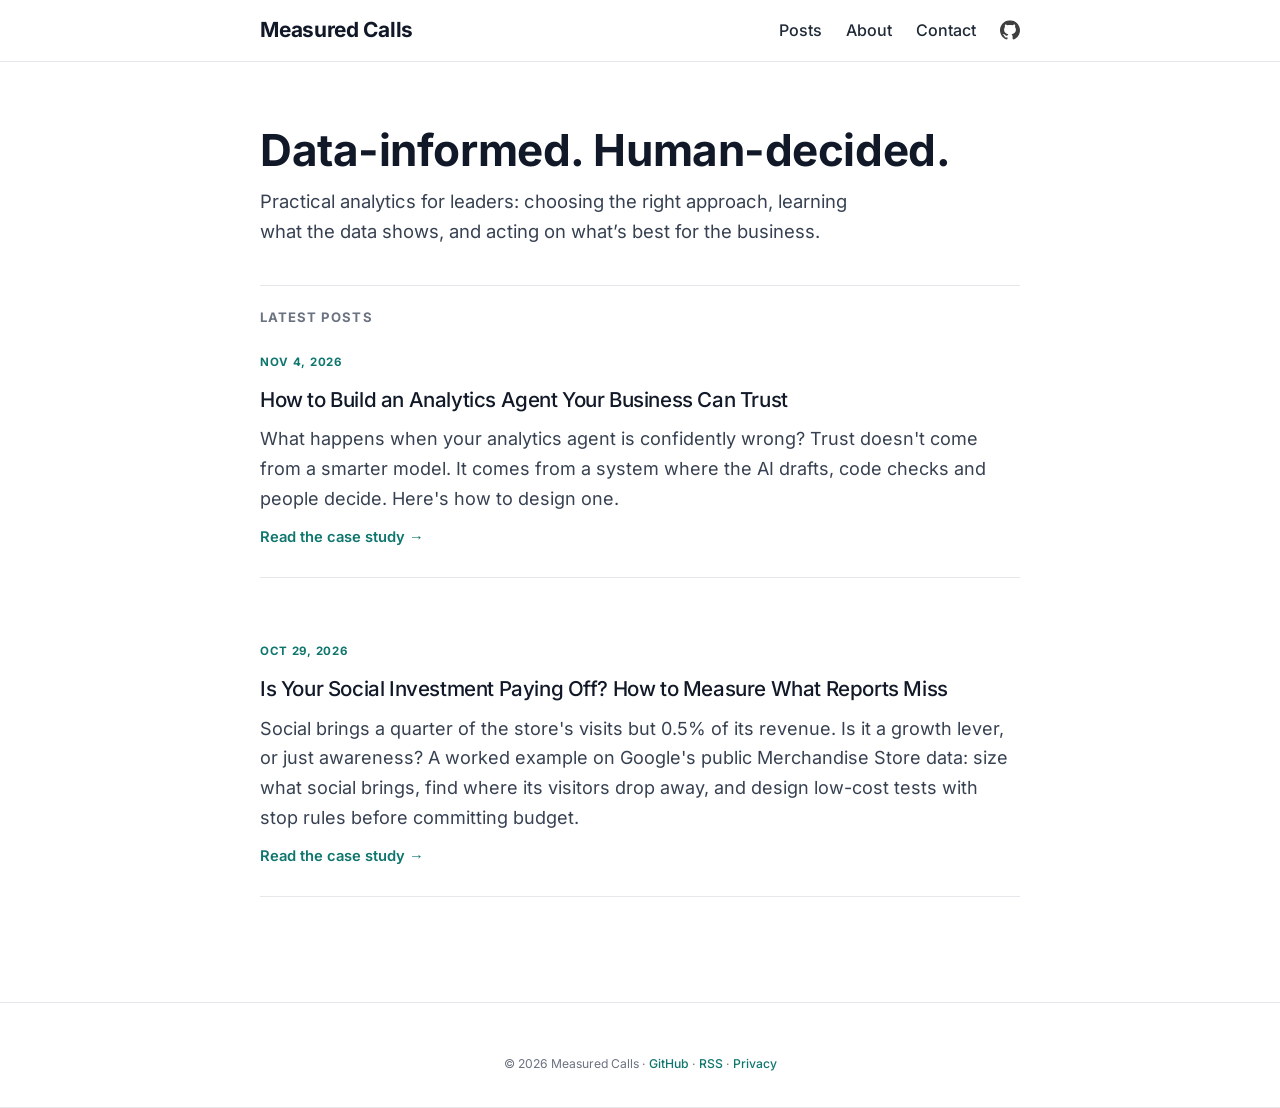
<file: index.html>
<!DOCTYPE html>
<html lang="en"><head>
  <meta charset="utf-8">
  <meta http-equiv="X-UA-Compatible" content="IE=edge">
  <meta name="viewport" content="width=device-width, initial-scale=1"><!-- Begin Jekyll SEO tag v2.7.1 -->
<title>Measured Calls | Data-informed, human-decided. Practical analytics for leaders: choosing the right approach, learning what the data shows, and acting on what’s best for the business.</title>
<meta name="generator" content="Jekyll v3.9.0" />
<meta property="og:title" content="Measured Calls" />
<meta name="author" content="" />
<meta property="og:locale" content="en_US" />
<meta name="description" content="Data-informed, human-decided. Practical analytics for leaders: choosing the right approach, learning what the data shows, and acting on what’s best for the business." />
<meta property="og:description" content="Data-informed, human-decided. Practical analytics for leaders: choosing the right approach, learning what the data shows, and acting on what’s best for the business." />
<link rel="canonical" href="https://measuredcallshq.github.io/" />
<meta property="og:url" content="https://measuredcallshq.github.io/" />
<meta property="og:site_name" content="Measured Calls" />
<meta name="twitter:card" content="summary" />
<meta property="twitter:title" content="Measured Calls" />
<script type="application/ld+json">
{"url":"https://measuredcallshq.github.io/","name":"Measured Calls","headline":"Measured Calls","sameAs":["https://github.com/measuredcallshq"],"description":"Data-informed, human-decided. Practical analytics for leaders: choosing the right approach, learning what the data shows, and acting on what’s best for the business.","author":{"@type":"Person","name":""},"@type":"WebSite","@context":"https://schema.org"}</script>
<!-- End Jekyll SEO tag -->
<link rel="stylesheet" href="/assets/main.css"><link type="application/atom+xml" rel="alternate" href="https://measuredcallshq.github.io/feed.xml" title="Measured Calls" /><script defer src="https://cloud.umami.is/script.js" data-website-id="e03cd52a-4199-4e36-b0c2-2d3a0d339734"></script>


</head>
<body><header class="site-header" role="banner">

  <div class="wrapper">
    <a class="site-title" rel="author" href="/">Measured Calls</a><nav class="site-nav">
      <a class="page-link" href="/#case-studies">Posts</a>
      <a class="page-link" href="/about/">About</a>
      <a class="page-link" href="/contact/">Contact</a>
      <a class="page-link nav-github" href="https://github.com/measuredcallshq/measuredcallshq.github.io" aria-label="View the source on GitHub">
        <img class="nav-github-icon" src="/assets/img/icons/github.svg" alt="" width="20" height="20">
      </a>
    </nav>
  </div>
</header>
<main class="page-content" aria-label="Content">
      <div class="wrapper">
        <div class="home"><section class="hero" id="intro">
      <h1 id="data-informed-human-decided">Data-informed. Human-decided.</h1>

<p>Practical analytics for leaders: choosing the right approach, learning what the data shows, and acting on what’s best for the business.</p>

    </section><section class="case-studies" id="case-studies">
      <h2 class="section-label">Latest posts</h2>
      <ul class="post-list"><li><span class="post-meta">Nov 4, 2026</span>
          <h3>
            <a class="post-link" href="/analytics-agent-your-business-can-trust/">
              How to Build an Analytics Agent Your Business Can Trust
            </a>
          </h3><p class="post-excerpt">What happens when your analytics agent is confidently wrong? Trust doesn't come from a smarter model. It comes from a system where the AI drafts, code checks and people decide. Here's how to design one.</p><a class="read-more" href="/analytics-agent-your-business-can-trust/">Read the case study &rarr;</a>
        </li><li><span class="post-meta">Oct 29, 2026</span>
          <h3>
            <a class="post-link" href="/social-traffic-conversion-case-study/">
              Is Your Social Investment Paying Off? How to Measure What Reports Miss
            </a>
          </h3><p class="post-excerpt">Social brings a quarter of the store's visits but 0.5% of its revenue. Is it a growth lever, or just awareness? A worked example on Google's public Merchandise Store data: size what social brings, find where its visitors drop away, and design low-cost tests with stop rules before committing budget.</p><a class="read-more" href="/social-traffic-conversion-case-study/">Read the case study &rarr;</a>
        </li></ul>
    </section></div>

      </div>
    </main><footer class="site-footer h-card">
  <data class="u-url" href="/"></data>

  <div class="wrapper"><span class="footer-copyright">&copy; 2026 Measured Calls
      · <a href="https://github.com/measuredcallshq">GitHub</a>
      · <a href="/feed.xml">RSS</a>
      · <a href="/privacy/">Privacy</a></span>
  </div>

</footer>
</body>

</html>
</file>
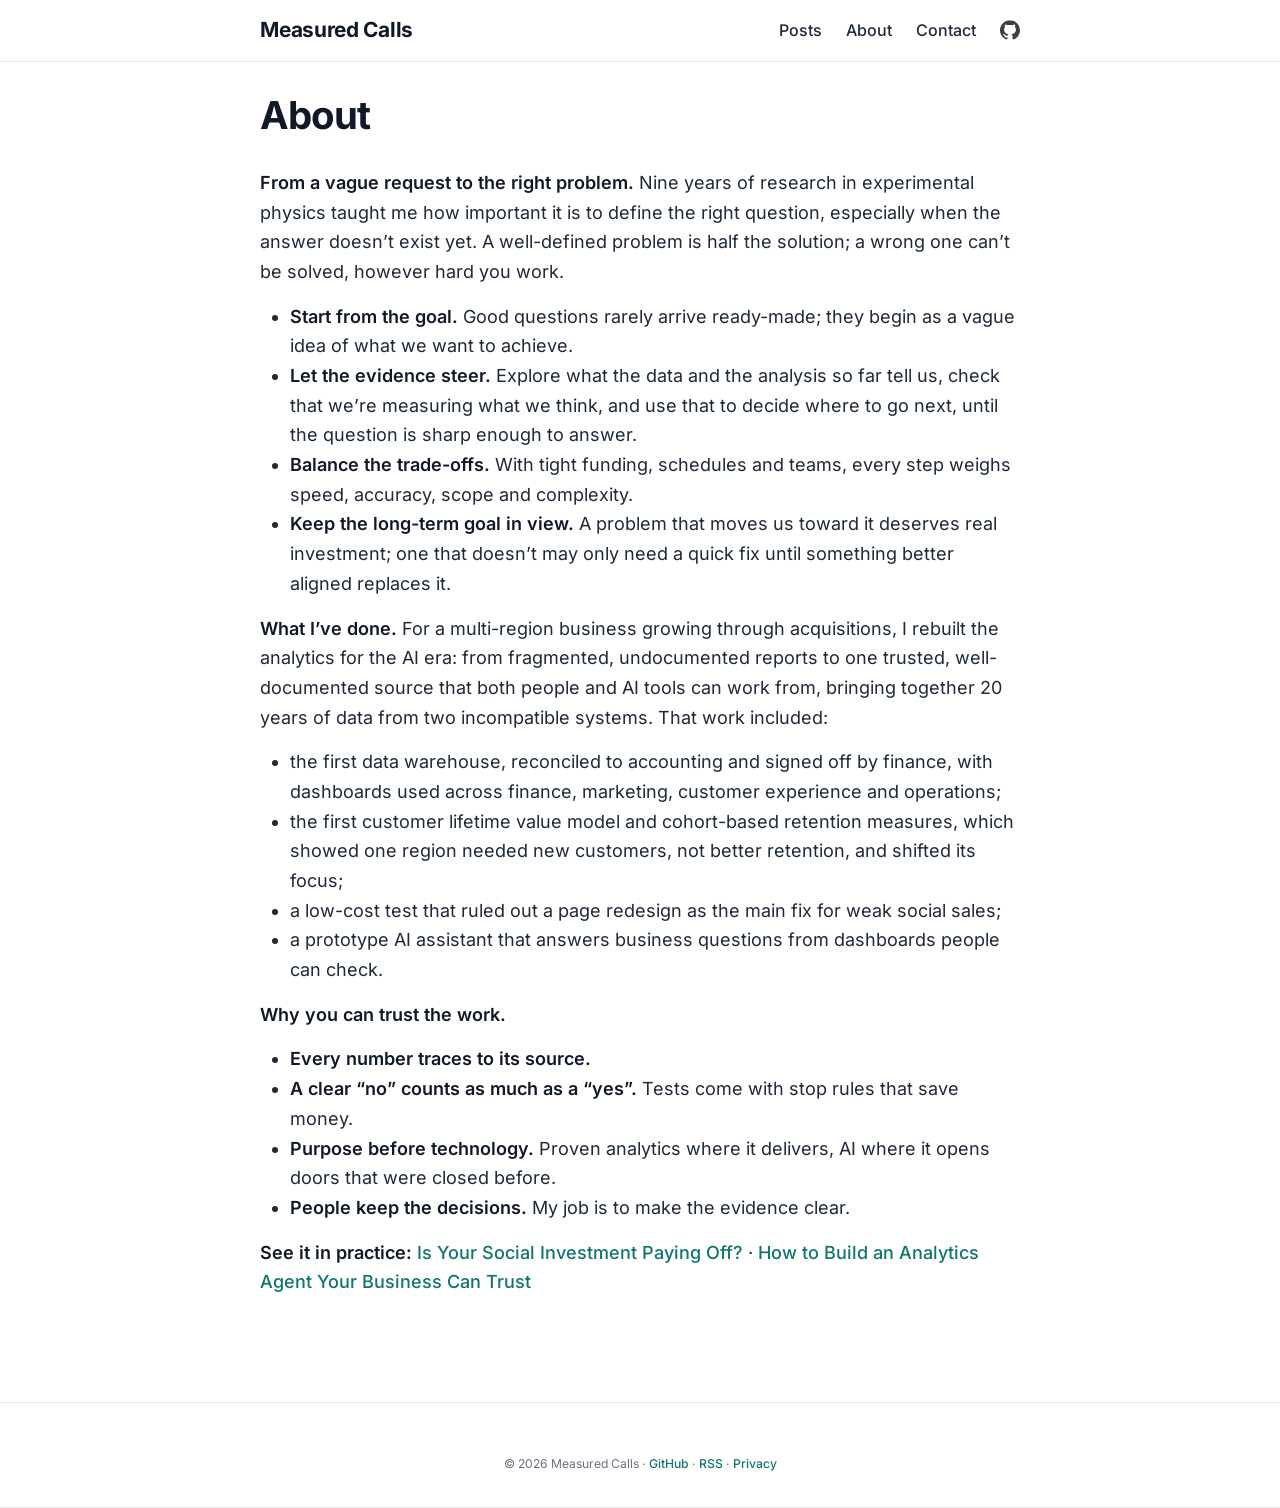
<file: about/index.html>
<!DOCTYPE html>
<html lang="en"><head>
  <meta charset="utf-8">
  <meta http-equiv="X-UA-Compatible" content="IE=edge">
  <meta name="viewport" content="width=device-width, initial-scale=1"><!-- Begin Jekyll SEO tag v2.7.1 -->
<title>About | Measured Calls</title>
<meta name="generator" content="Jekyll v3.9.0" />
<meta property="og:title" content="About" />
<meta name="author" content="" />
<meta property="og:locale" content="en_US" />
<meta name="description" content="Analytics for leaders who need decisions they can stand behind: defining the right problem, building trusted data and choosing proven analytics or AI to fit the purpose." />
<meta property="og:description" content="Analytics for leaders who need decisions they can stand behind: defining the right problem, building trusted data and choosing proven analytics or AI to fit the purpose." />
<link rel="canonical" href="https://measuredcallshq.github.io/about/" />
<meta property="og:url" content="https://measuredcallshq.github.io/about/" />
<meta property="og:site_name" content="Measured Calls" />
<meta name="twitter:card" content="summary" />
<meta property="twitter:title" content="About" />
<script type="application/ld+json">
{"url":"https://measuredcallshq.github.io/about/","name":"Measured Calls","headline":"About","sameAs":["https://github.com/measuredcallshq"],"description":"Analytics for leaders who need decisions they can stand behind: defining the right problem, building trusted data and choosing proven analytics or AI to fit the purpose.","author":{"@type":"Person","name":""},"@type":"WebSite","@context":"https://schema.org"}</script>
<!-- End Jekyll SEO tag -->
<link rel="stylesheet" href="/assets/main.css"><link type="application/atom+xml" rel="alternate" href="https://measuredcallshq.github.io/feed.xml" title="Measured Calls" /><script defer src="https://cloud.umami.is/script.js" data-website-id="e03cd52a-4199-4e36-b0c2-2d3a0d339734"></script>


</head>
<body><header class="site-header" role="banner">

  <div class="wrapper">
    <a class="site-title" rel="author" href="/">Measured Calls</a><nav class="site-nav">
      <a class="page-link" href="/#case-studies">Posts</a>
      <a class="page-link" href="/about/">About</a>
      <a class="page-link" href="/contact/">Contact</a>
      <a class="page-link nav-github" href="https://github.com/measuredcallshq/measuredcallshq.github.io" aria-label="View the source on GitHub">
        <img class="nav-github-icon" src="/assets/img/icons/github.svg" alt="" width="20" height="20">
      </a>
    </nav>
  </div>
</header>
<main class="page-content" aria-label="Content">
      <div class="wrapper">
        <article class="post">

  <header class="post-header">
    <h1 class="post-title">About</h1>
  </header>

  <div class="post-content">
    <p><strong>From a vague request to the right problem.</strong> Nine years of research in experimental physics taught me how important it is to define the right question, especially when the answer doesn’t exist yet. A well-defined problem is half the solution; a wrong one can’t be solved, however hard you work.</p>

<ul>
  <li><strong>Start from the goal.</strong> Good questions rarely arrive ready-made; they begin as a vague idea of what we want to achieve.</li>
  <li><strong>Let the evidence steer.</strong> Explore what the data and the analysis so far tell us, check that we’re measuring what we think, and use that to decide where to go next, until the question is sharp enough to answer.</li>
  <li><strong>Balance the trade-offs.</strong> With tight funding, schedules and teams, every step weighs speed, accuracy, scope and complexity.</li>
  <li><strong>Keep the long-term goal in view.</strong> A problem that moves us toward it deserves real investment; one that doesn’t may only need a quick fix until something better aligned replaces it.</li>
</ul>

<p><strong>What I’ve done.</strong> For a multi-region business growing through acquisitions, I rebuilt the analytics for the AI era: from fragmented, undocumented reports to one trusted, well-documented source that both people and AI tools can work from, bringing together 20 years of data from two incompatible systems. That work included:</p>

<ul>
  <li>the first data warehouse, reconciled to accounting and signed off by finance, with dashboards used across finance, marketing, customer experience and operations;</li>
  <li>the first customer lifetime value model and cohort-based retention measures, which showed one region needed new customers, not better retention, and shifted its focus;</li>
  <li>a low-cost test that ruled out a page redesign as the main fix for weak social sales;</li>
  <li>a prototype AI assistant that answers business questions from dashboards people can check.</li>
</ul>

<p><strong>Why you can trust the work.</strong></p>

<ul>
  <li><strong>Every number traces to its source.</strong></li>
  <li><strong>A clear “no” counts as much as a “yes”.</strong> Tests come with stop rules that save money.</li>
  <li><strong>Purpose before technology.</strong> Proven analytics where it delivers, AI where it opens doors that were closed before.</li>
  <li><strong>People keep the decisions.</strong> My job is to make the evidence clear.</li>
</ul>

<p><strong>See it in practice:</strong> <a href="/social-traffic-conversion-case-study/">Is Your Social Investment Paying Off?</a> · <a href="/analytics-agent-your-business-can-trust/">How to Build an Analytics Agent Your Business Can Trust</a></p>

  </div>

</article>

      </div>
    </main><footer class="site-footer h-card">
  <data class="u-url" href="/"></data>

  <div class="wrapper"><span class="footer-copyright">&copy; 2026 Measured Calls
      · <a href="https://github.com/measuredcallshq">GitHub</a>
      · <a href="/feed.xml">RSS</a>
      · <a href="/privacy/">Privacy</a></span>
  </div>

</footer>
</body>

</html>
</file>
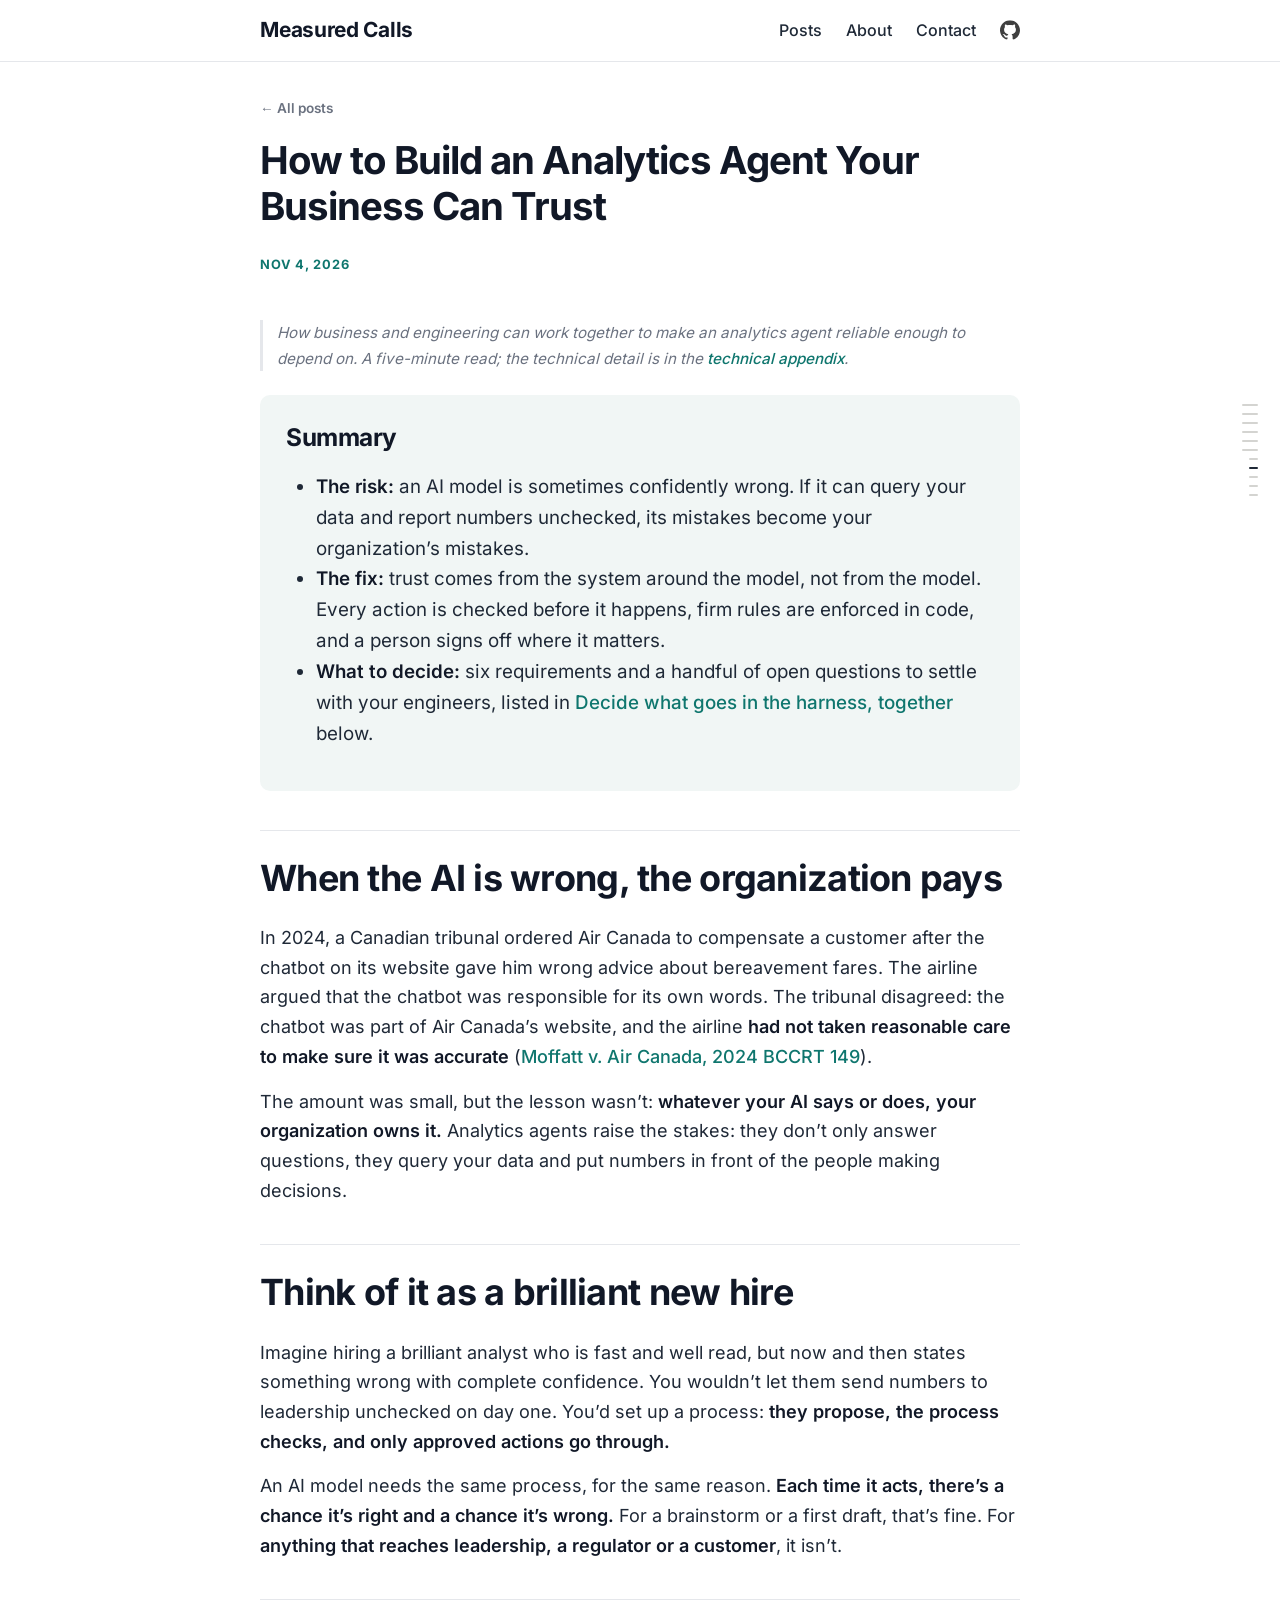
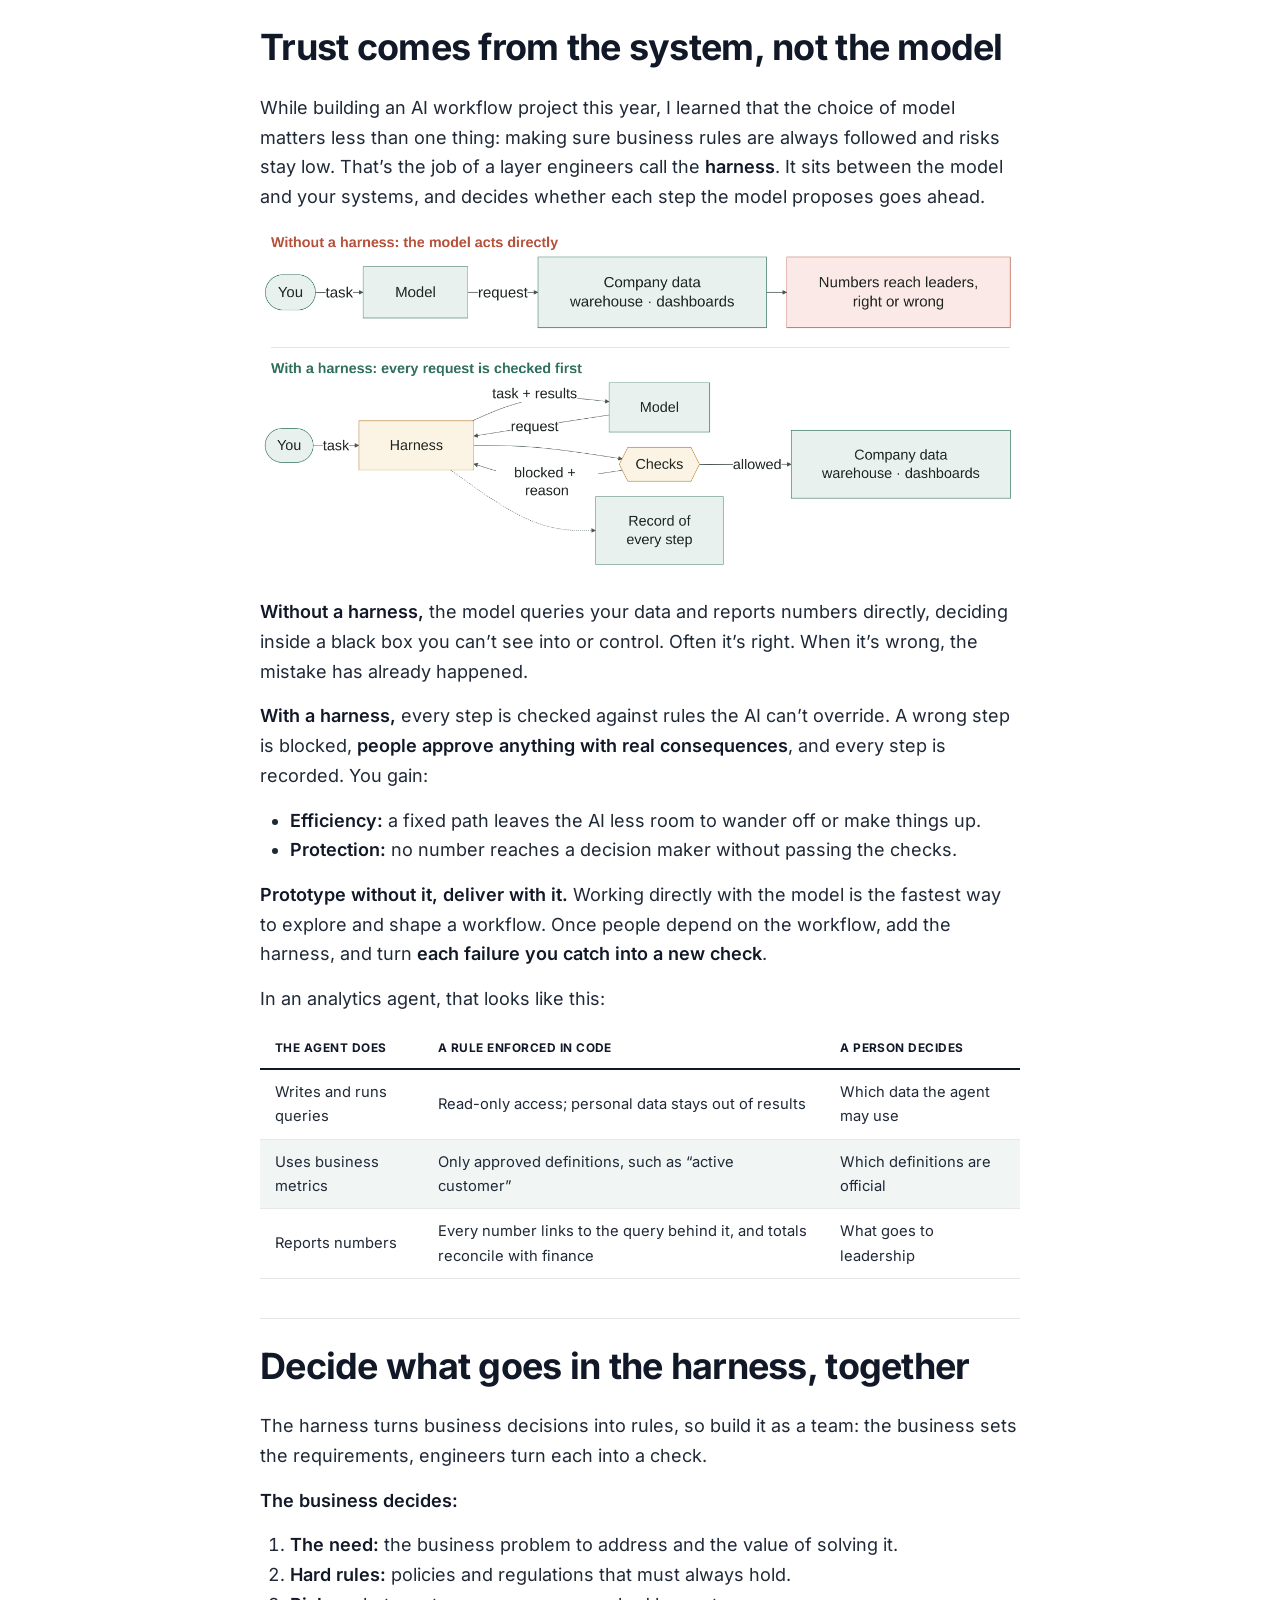
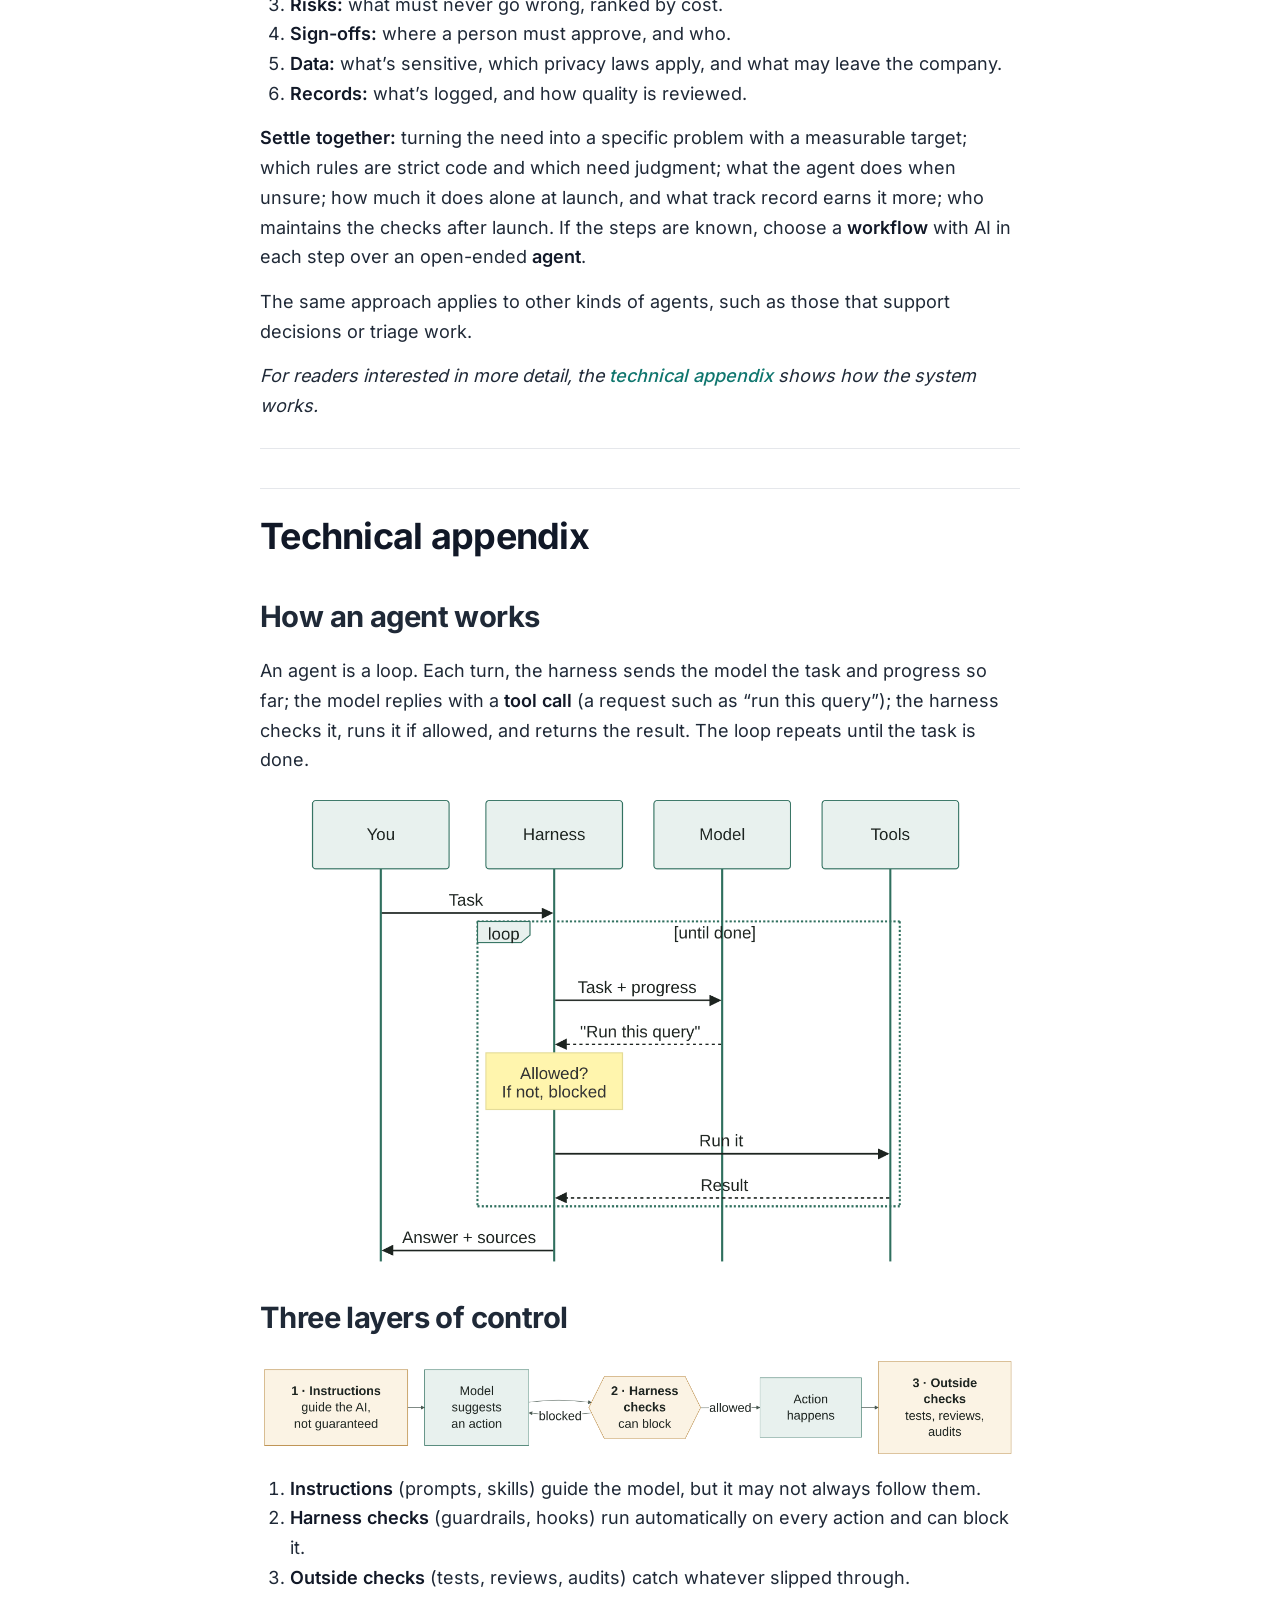
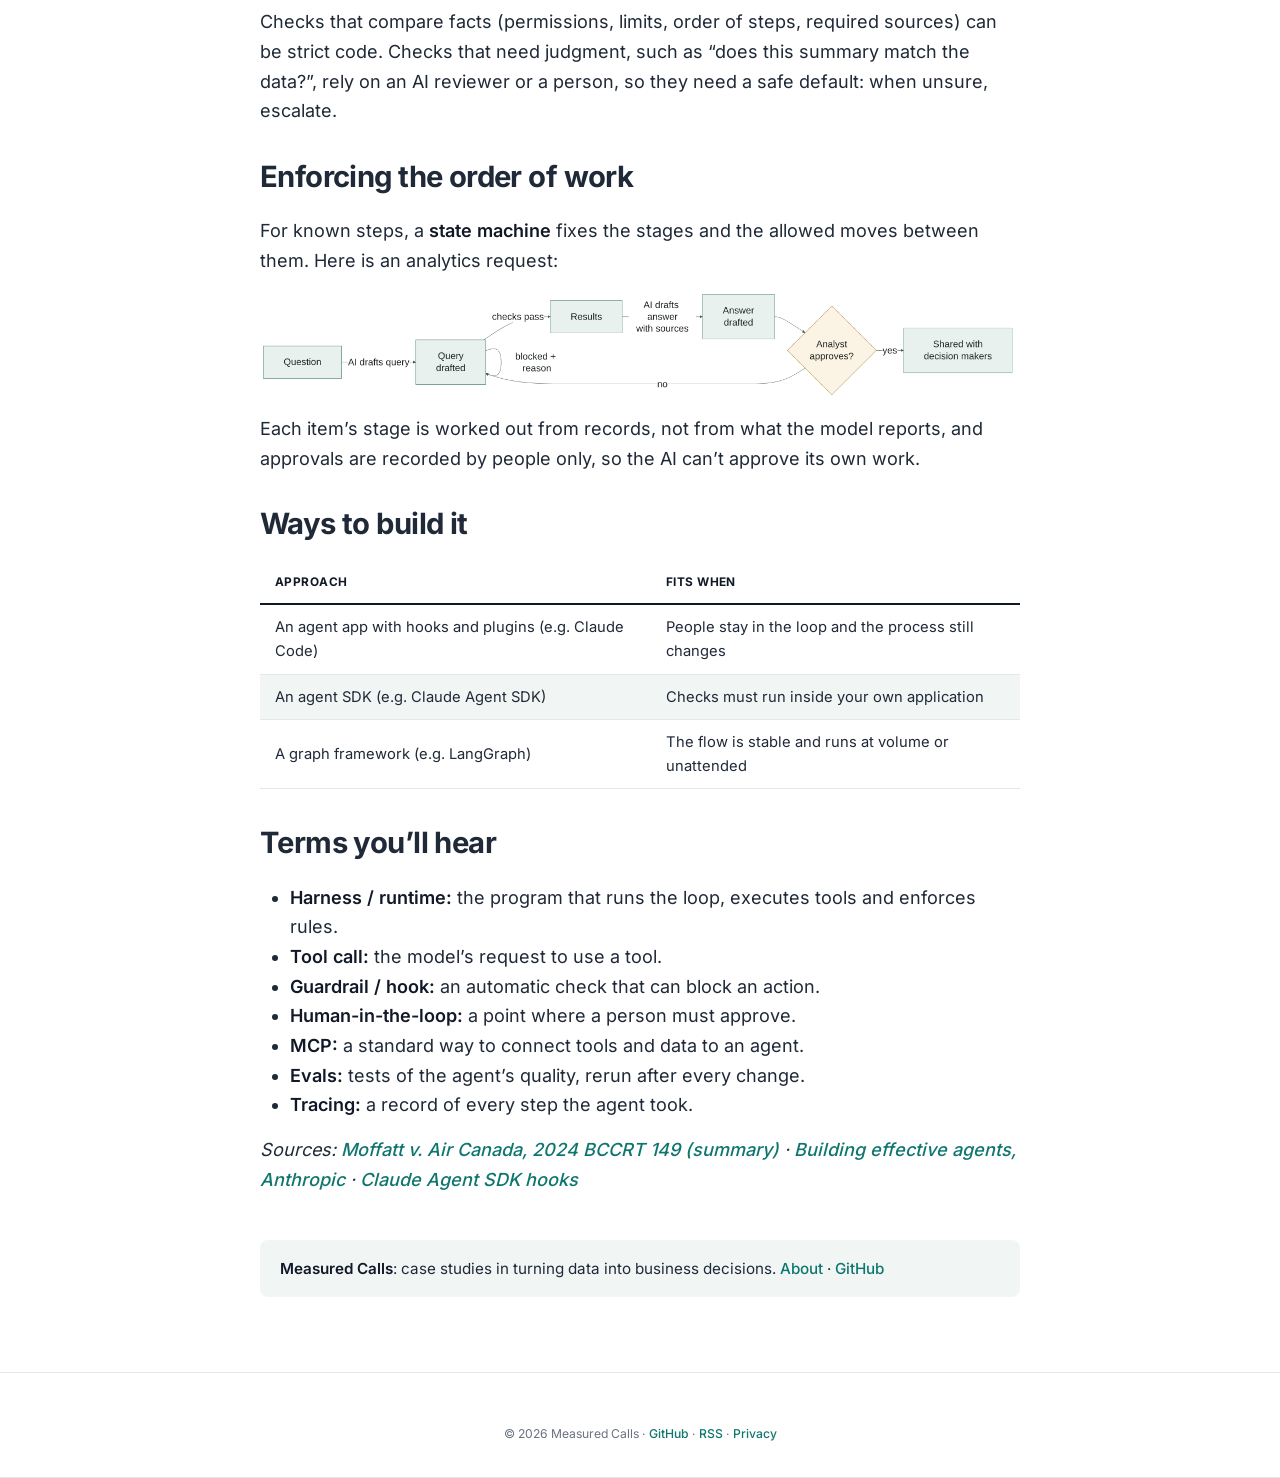
<file: analytics-agent-your-business-can-trust/index.html>
<!DOCTYPE html>
<html lang="en"><head>
  <meta charset="utf-8">
  <meta http-equiv="X-UA-Compatible" content="IE=edge">
  <meta name="viewport" content="width=device-width, initial-scale=1"><!-- Begin Jekyll SEO tag v2.7.1 -->
<title>How to Build an Analytics Agent Your Business Can Trust | Measured Calls</title>
<meta name="generator" content="Jekyll v3.9.0" />
<meta property="og:title" content="How to Build an Analytics Agent Your Business Can Trust" />
<meta name="author" content="" />
<meta property="og:locale" content="en_US" />
<meta name="description" content="How to build a trustworthy analytics agent: why trust comes from the system around the model, and what business and engineering should decide together." />
<meta property="og:description" content="How to build a trustworthy analytics agent: why trust comes from the system around the model, and what business and engineering should decide together." />
<link rel="canonical" href="https://measuredcallshq.github.io/analytics-agent-your-business-can-trust/" />
<meta property="og:url" content="https://measuredcallshq.github.io/analytics-agent-your-business-can-trust/" />
<meta property="og:site_name" content="Measured Calls" />
<meta property="og:image" content="https://measuredcallshq.github.io/assets/img/analytics-agent-your-business-can-trust/aie-01-with-without-harness.png" />
<meta property="og:type" content="article" />
<meta property="article:published_time" content="2026-11-04T00:00:00-05:00" />
<meta name="twitter:card" content="summary_large_image" />
<meta property="twitter:image" content="https://measuredcallshq.github.io/assets/img/analytics-agent-your-business-can-trust/aie-01-with-without-harness.png" />
<meta property="twitter:title" content="How to Build an Analytics Agent Your Business Can Trust" />
<script type="application/ld+json">
{"url":"https://measuredcallshq.github.io/analytics-agent-your-business-can-trust/","headline":"How to Build an Analytics Agent Your Business Can Trust","dateModified":"2026-11-04T00:00:00-05:00","datePublished":"2026-11-04T00:00:00-05:00","description":"How to build a trustworthy analytics agent: why trust comes from the system around the model, and what business and engineering should decide together.","mainEntityOfPage":{"@type":"WebPage","@id":"https://measuredcallshq.github.io/analytics-agent-your-business-can-trust/"},"author":{"@type":"Person","name":""},"@type":"BlogPosting","image":"https://measuredcallshq.github.io/assets/img/analytics-agent-your-business-can-trust/aie-01-with-without-harness.png","@context":"https://schema.org"}</script>
<!-- End Jekyll SEO tag -->
<link rel="stylesheet" href="/assets/main.css"><link type="application/atom+xml" rel="alternate" href="https://measuredcallshq.github.io/feed.xml" title="Measured Calls" /><script defer src="https://cloud.umami.is/script.js" data-website-id="e03cd52a-4199-4e36-b0c2-2d3a0d339734"></script>


</head>
<body><header class="site-header" role="banner">

  <div class="wrapper">
    <a class="site-title" rel="author" href="/">Measured Calls</a><nav class="site-nav">
      <a class="page-link" href="/#case-studies">Posts</a>
      <a class="page-link" href="/about/">About</a>
      <a class="page-link" href="/contact/">Contact</a>
      <a class="page-link nav-github" href="https://github.com/measuredcallshq/measuredcallshq.github.io" aria-label="View the source on GitHub">
        <img class="nav-github-icon" src="/assets/img/icons/github.svg" alt="" width="20" height="20">
      </a>
    </nav>
  </div>
</header>
<main class="page-content" aria-label="Content">
      <div class="wrapper">
        <article class="post h-entry" itemscope itemtype="http://schema.org/BlogPosting"><a class="back-link" href="/">&larr; All posts</a><header class="post-header">
    <h1 class="post-title p-name" itemprop="name headline">How to Build an Analytics Agent Your Business Can Trust</h1>
    <p class="post-meta">
      <time class="dt-published" datetime="2026-11-04T00:00:00-05:00" itemprop="datePublished">Nov 4, 2026
      </time></p>
  </header><nav class="toc" id="toc" aria-label="Contents" hidden>
    <div class="toc-rail" aria-hidden="true"></div>
    <div class="toc-panel">
      <ol class="toc-list"></ol>
    </div>
  </nav><div class="post-content e-content" itemprop="articleBody">
    <p><em>How business and engineering can work together to make an analytics agent reliable enough to depend on. A five-minute read; the technical detail is in the <a href="#technical-appendix">technical appendix</a>.</em></p>

<div class="summary-card">

  <h2 id="summary">Summary</h2>

  <ul>
    <li><strong>The risk:</strong> an AI model is sometimes confidently wrong. If it can query your data and report numbers unchecked, its mistakes become your organization’s mistakes.</li>
    <li><strong>The fix:</strong> trust comes from the system around the model, not from the model. Every action is checked before it happens, firm rules are enforced in code, and a person signs off where it matters.</li>
    <li><strong>What to decide:</strong> six requirements and a handful of open questions to settle with your engineers, listed in <a href="#decide-what-goes-in-the-harness-together">Decide what goes in the harness, together</a> below.</li>
  </ul>

</div>

<h2 id="when-the-ai-is-wrong-the-organization-pays">When the AI is wrong, the organization pays</h2>

<p>In 2024, a Canadian tribunal ordered Air Canada to compensate a customer after the chatbot on its website gave him wrong advice about bereavement fares. The airline argued that the chatbot was responsible for its own words. The tribunal disagreed: the chatbot was part of Air Canada’s website, and the airline <strong>had not taken reasonable care to make sure it was accurate</strong> (<a href="https://www.mondaq.com/canada/new-technology/1427926/airline-ordered-to-compensate-a-bc-man-because-its-chatbot-provided-inaccurate-information">Moffatt v. Air Canada, 2024 BCCRT 149</a>).</p>

<p>The amount was small, but the lesson wasn’t: <strong>whatever your AI says or does, your organization owns it.</strong> Analytics agents raise the stakes: they don’t only answer questions, they query your data and put numbers in front of the people making decisions.</p>

<h2 id="think-of-it-as-a-brilliant-new-hire">Think of it as a brilliant new hire</h2>

<p>Imagine hiring a brilliant analyst who is fast and well read, but now and then states something wrong with complete confidence. You wouldn’t let them send numbers to leadership unchecked on day one. You’d set up a process: <strong>they propose, the process checks, and only approved actions go through.</strong></p>

<p>An AI model needs the same process, for the same reason. <strong>Each time it acts, there’s a chance it’s right and a chance it’s wrong.</strong> For a brainstorm or a first draft, that’s fine. For <strong>anything that reaches leadership, a regulator or a customer</strong>, it isn’t.</p>

<h2 id="trust-comes-from-the-system-not-the-model">Trust comes from the system, not the model</h2>

<p>While building an AI workflow project this year, I learned that the choice of model matters less than one thing: making sure business rules are always followed and risks stay low. That’s the job of a layer engineers call the <strong>harness</strong>. It sits between the model and your systems, and decides whether each step the model proposes goes ahead.</p>

<p><img src="/assets/img/analytics-agent-your-business-can-trust/aie-01-with-without-harness.png" alt="Figure 1. Analytics agent architecture: the same agent without and with a harness that checks every request" /></p>

<p><strong>Without a harness,</strong> the model queries your data and reports numbers directly, deciding inside a black box you can’t see into or control. Often it’s right. When it’s wrong, the mistake has already happened.</p>

<p><strong>With a harness,</strong> every step is checked against rules the AI can’t override. A wrong step is blocked, <strong>people approve anything with real consequences</strong>, and every step is recorded. You gain:</p>

<ul>
  <li><strong>Efficiency:</strong> a fixed path leaves the AI less room to wander off or make things up.</li>
  <li><strong>Protection:</strong> no number reaches a decision maker without passing the checks.</li>
</ul>

<p><strong>Prototype without it, deliver with it.</strong> Working directly with the model is the fastest way to explore and shape a workflow. Once people depend on the workflow, add the harness, and turn <strong>each failure you catch into a new check</strong>.</p>

<p>In an analytics agent, that looks like this:</p>

<table>
  <thead>
    <tr>
      <th>The agent does</th>
      <th>A rule enforced in code</th>
      <th>A person decides</th>
    </tr>
  </thead>
  <tbody>
    <tr>
      <td>Writes and runs queries</td>
      <td>Read-only access; personal data stays out of results</td>
      <td>Which data the agent may use</td>
    </tr>
    <tr>
      <td>Uses business metrics</td>
      <td>Only approved definitions, such as “active customer”</td>
      <td>Which definitions are official</td>
    </tr>
    <tr>
      <td>Reports numbers</td>
      <td>Every number links to the query behind it, and totals reconcile with finance</td>
      <td>What goes to leadership</td>
    </tr>
  </tbody>
</table>

<h2 id="decide-what-goes-in-the-harness-together">Decide what goes in the harness, together</h2>

<p>The harness turns business decisions into rules, so build it as a team: the business sets the requirements, engineers turn each into a check.</p>

<p><strong>The business decides:</strong></p>

<ol>
  <li><strong>The need:</strong> the business problem to address and the value of solving it.</li>
  <li><strong>Hard rules:</strong> policies and regulations that must always hold.</li>
  <li><strong>Risks:</strong> what must never go wrong, ranked by cost.</li>
  <li><strong>Sign-offs:</strong> where a person must approve, and who.</li>
  <li><strong>Data:</strong> what’s sensitive, which privacy laws apply, and what may leave the company.</li>
  <li><strong>Records:</strong> what’s logged, and how quality is reviewed.</li>
</ol>

<p><strong>Settle together:</strong> turning the need into a specific problem with a measurable target; which rules are strict code and which need judgment; what the agent does when unsure; how much it does alone at launch, and what track record earns it more; who maintains the checks after launch. If the steps are known, choose a <strong>workflow</strong> with AI in each step over an open-ended <strong>agent</strong>.</p>

<p>The same approach applies to other kinds of agents, such as those that support decisions or triage work.</p>

<p><em>For readers interested in more detail, the <a href="#technical-appendix">technical appendix</a> shows how the system works.</em></p>

<hr />

<h2 id="technical-appendix">Technical appendix</h2>

<h3 id="how-an-agent-works">How an agent works</h3>

<p>An agent is a loop. Each turn, the harness sends the model the task and progress so far; the model replies with a <strong>tool call</strong> (a request such as “run this query”); the harness checks it, runs it if allowed, and returns the result. The loop repeats until the task is done.</p>

<p><img src="/assets/img/analytics-agent-your-business-can-trust/aie-01-agent-loop.png" alt="Figure A1. The agent loop: the model suggests each step, the harness checks and acts" /></p>

<h3 id="three-layers-of-control">Three layers of control</h3>

<p><img src="/assets/img/analytics-agent-your-business-can-trust/aie-02-three-layers.png" alt="Figure A2. Three layers of AI guardrails: instructions, harness checks and checks outside the AI" /></p>

<ol>
  <li><strong>Instructions</strong> (prompts, skills) guide the model, but it may not always follow them.</li>
  <li><strong>Harness checks</strong> (guardrails, hooks) run automatically on every action and can block it.</li>
  <li><strong>Outside checks</strong> (tests, reviews, audits) catch whatever slipped through.</li>
</ol>

<p>Checks that compare facts (permissions, limits, order of steps, required sources) can be strict code. Checks that need judgment, such as “does this summary match the data?”, rely on an AI reviewer or a person, so they need a safe default: when unsure, escalate.</p>

<h3 id="enforcing-the-order-of-work">Enforcing the order of work</h3>

<p>For known steps, a <strong>state machine</strong> fixes the stages and the allowed moves between them. Here is an analytics request:</p>

<p><img src="/assets/img/analytics-agent-your-business-can-trust/aie-03-analytics-stages.png" alt="Figure A3. Human-in-the-loop analytics request: the AI drafts, code checks the query, an analyst approves" /></p>

<p>Each item’s stage is worked out from records, not from what the model reports, and approvals are recorded by people only, so the AI can’t approve its own work.</p>

<h3 id="ways-to-build-it">Ways to build it</h3>

<table>
  <thead>
    <tr>
      <th>Approach</th>
      <th>Fits when</th>
    </tr>
  </thead>
  <tbody>
    <tr>
      <td>An agent app with hooks and plugins (e.g. Claude Code)</td>
      <td>People stay in the loop and the process still changes</td>
    </tr>
    <tr>
      <td>An agent SDK (e.g. Claude Agent SDK)</td>
      <td>Checks must run inside your own application</td>
    </tr>
    <tr>
      <td>A graph framework (e.g. LangGraph)</td>
      <td>The flow is stable and runs at volume or unattended</td>
    </tr>
  </tbody>
</table>

<h3 id="terms-youll-hear">Terms you’ll hear</h3>

<ul>
  <li><strong>Harness / runtime:</strong> the program that runs the loop, executes tools and enforces rules.</li>
  <li><strong>Tool call:</strong> the model’s request to use a tool.</li>
  <li><strong>Guardrail / hook:</strong> an automatic check that can block an action.</li>
  <li><strong>Human-in-the-loop:</strong> a point where a person must approve.</li>
  <li><strong>MCP:</strong> a standard way to connect tools and data to an agent.</li>
  <li><strong>Evals:</strong> tests of the agent’s quality, rerun after every change.</li>
  <li><strong>Tracing:</strong> a record of every step the agent took.</li>
</ul>

<p><em>Sources: <a href="https://www.mondaq.com/canada/new-technology/1427926/airline-ordered-to-compensate-a-bc-man-because-its-chatbot-provided-inaccurate-information">Moffatt v. Air Canada, 2024 BCCRT 149 (summary)</a> · <a href="https://www.anthropic.com/research/building-effective-agents">Building effective agents, Anthropic</a> · <a href="https://code.claude.com/docs/en/agent-sdk/hooks">Claude Agent SDK hooks</a></em></p>


  </div>

  <aside class="author-box">
    <p><strong>Measured Calls</strong>: case studies in turning data into business decisions.
      <a href="/about/">About</a>
      · <a href="https://github.com/measuredcallshq">GitHub</a>
    </p>
  </aside><a class="u-url" href="/analytics-agent-your-business-can-trust/" hidden></a>
</article>

<script>
// Notion-style floating contents: a column of short bars on the right edge,
// one per heading (shorter for subsections, dark for the section being read).
// Hovering (or tapping) the bars opens the full list of headings.
(function () {
  var nav = document.getElementById("toc");
  if (!nav) return;
  var heads = document.querySelectorAll(".post-content h2, .post-content h3");
  if (heads.length < 3) return;
  var rail = nav.querySelector(".toc-rail"), list = nav.querySelector(".toc-list");
  var items = [];

  function slug(t) { return t.toLowerCase().replace(/[^a-z0-9]+/g, "-").replace(/^-|-$/g, ""); }

  heads.forEach(function (h) {
    if (!h.id) h.id = slug(h.textContent);
    var lvl = h.tagName === "H2" ? 2 : 3;
    var bar = document.createElement("span"); bar.className = "toc-bar toc-bar-l" + lvl; rail.appendChild(bar);
    var li = document.createElement("li"); li.className = "toc-l" + lvl;
    var a = document.createElement("a"); a.href = "#" + h.id; a.textContent = h.textContent;
    li.appendChild(a); list.appendChild(li);
    items.push({ h: h, bar: bar, li: li });
  });
  nav.hidden = false;

  // Touch screens have no hover: tap the bars to open, tap a heading or outside to close.
  rail.addEventListener("click", function () { nav.classList.toggle("open"); });
  list.addEventListener("click", function (e) { if (e.target.tagName === "A") nav.classList.remove("open"); });
  document.addEventListener("click", function (e) { if (!nav.contains(e.target)) nav.classList.remove("open"); });

  function setActive(h) {
    items.forEach(function (it) {
      var on = it.h === h;
      it.bar.classList.toggle("active", on);
      it.li.classList.toggle("active", on);
      if (on && nav.matches(":hover")) {
        var p = nav.querySelector(".toc-panel"), top = it.li.offsetTop;
        if (top < p.scrollTop || top > p.scrollTop + p.clientHeight - 30) p.scrollTop = top - p.clientHeight / 3;
      }
    });
  }
  if ("IntersectionObserver" in window) {
    var obs = new IntersectionObserver(function (entries) {
      entries.forEach(function (en) { if (en.isIntersecting) setActive(en.target); });
    }, { rootMargin: "0px 0px -75% 0px" });
    items.forEach(function (it) { obs.observe(it.h); });
  }
})();
</script>

      </div>
    </main><footer class="site-footer h-card">
  <data class="u-url" href="/"></data>

  <div class="wrapper"><span class="footer-copyright">&copy; 2026 Measured Calls
      · <a href="https://github.com/measuredcallshq">GitHub</a>
      · <a href="/feed.xml">RSS</a>
      · <a href="/privacy/">Privacy</a></span>
  </div>

</footer>
</body>

</html>
</file>
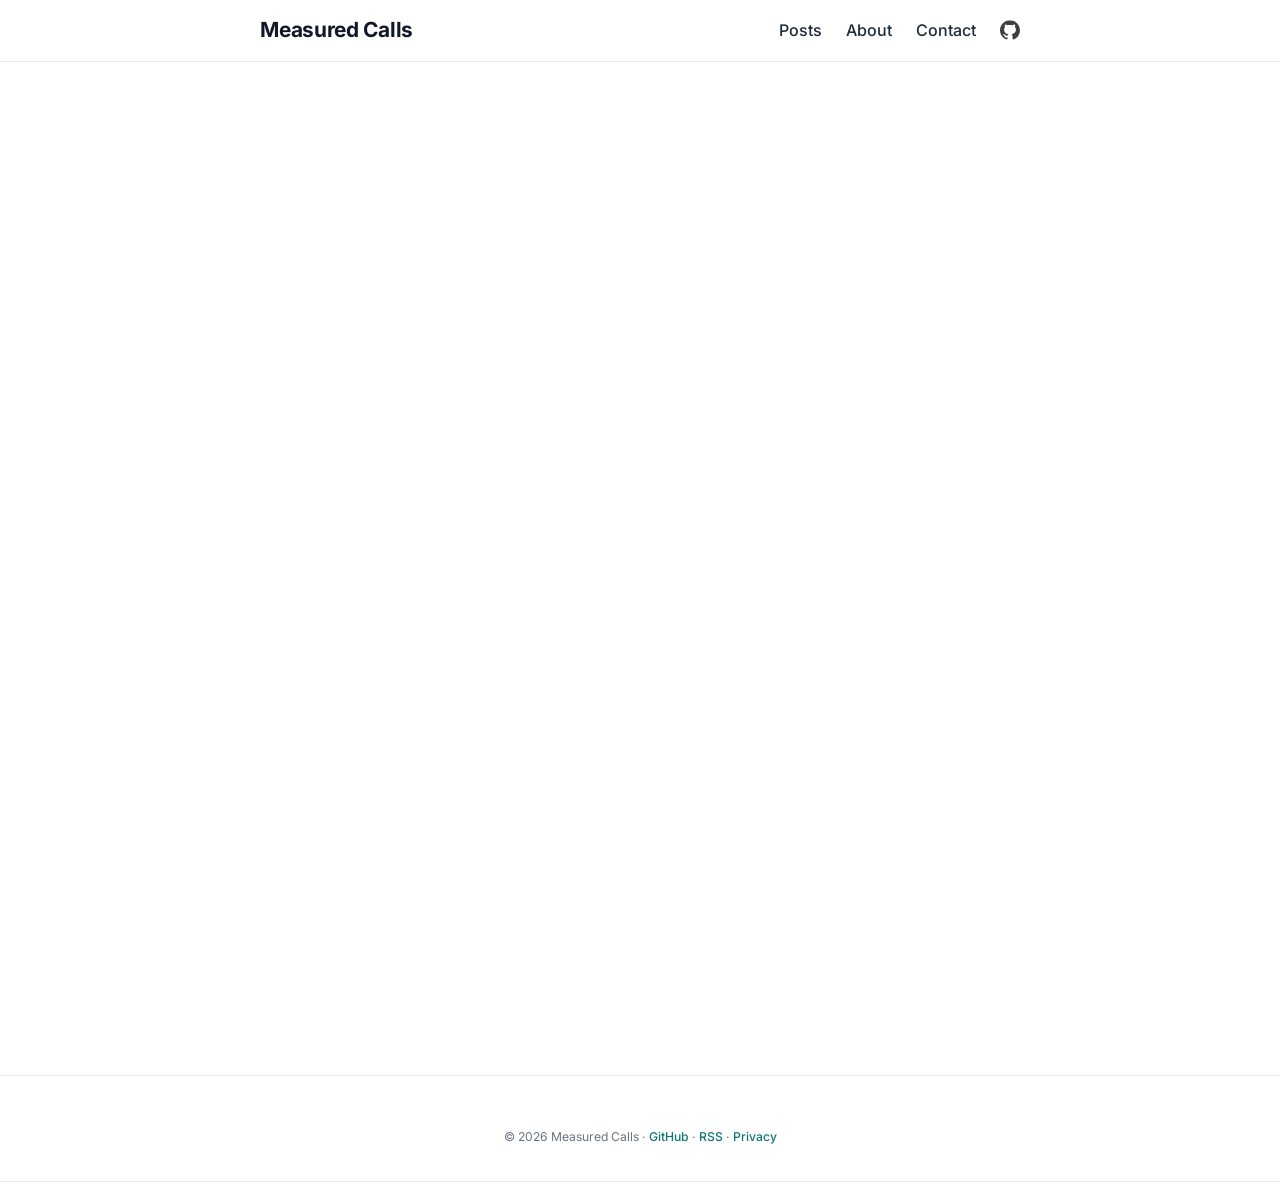
<file: contact/index.html>
<!DOCTYPE html>
<html lang="en"><head>
  <meta charset="utf-8">
  <meta http-equiv="X-UA-Compatible" content="IE=edge">
  <meta name="viewport" content="width=device-width, initial-scale=1"><!-- Begin Jekyll SEO tag v2.7.1 -->
<title>Contact | Measured Calls</title>
<meta name="generator" content="Jekyll v3.9.0" />
<meta property="og:title" content="Contact" />
<meta name="author" content="" />
<meta property="og:locale" content="en_US" />
<meta name="description" content="Get in touch with Measured Calls about analytics, case studies or building trustworthy analytics and AI for your business." />
<meta property="og:description" content="Get in touch with Measured Calls about analytics, case studies or building trustworthy analytics and AI for your business." />
<link rel="canonical" href="https://measuredcallshq.github.io/contact/" />
<meta property="og:url" content="https://measuredcallshq.github.io/contact/" />
<meta property="og:site_name" content="Measured Calls" />
<meta name="twitter:card" content="summary" />
<meta property="twitter:title" content="Contact" />
<script type="application/ld+json">
{"url":"https://measuredcallshq.github.io/contact/","headline":"Contact","description":"Get in touch with Measured Calls about analytics, case studies or building trustworthy analytics and AI for your business.","author":{"@type":"Person","name":""},"@type":"WebPage","@context":"https://schema.org"}</script>
<!-- End Jekyll SEO tag -->
<link rel="stylesheet" href="/assets/main.css"><link type="application/atom+xml" rel="alternate" href="https://measuredcallshq.github.io/feed.xml" title="Measured Calls" /><script defer src="https://cloud.umami.is/script.js" data-website-id="e03cd52a-4199-4e36-b0c2-2d3a0d339734"></script>


</head>
<body><header class="site-header" role="banner">

  <div class="wrapper">
    <a class="site-title" rel="author" href="/">Measured Calls</a><nav class="site-nav">
      <a class="page-link" href="/#case-studies">Posts</a>
      <a class="page-link" href="/about/">About</a>
      <a class="page-link" href="/contact/">Contact</a>
      <a class="page-link nav-github" href="https://github.com/measuredcallshq/measuredcallshq.github.io" aria-label="View the source on GitHub">
        <img class="nav-github-icon" src="/assets/img/icons/github.svg" alt="" width="20" height="20">
      </a>
    </nav>
  </div>
</header>
<main class="page-content" aria-label="Content">
      <div class="wrapper">
        <iframe src="https://docs.google.com/forms/d/e/1FAIpQLSfQBKxkwDVDDaZJcRSuZouITUPwCCx7Vgw3js4a3t-Dlmn0aQ/viewform?embedded=true" width="100%" height="900" frameborder="0" marginheight="0" marginwidth="0">Loading…</iframe>

      </div>
    </main><footer class="site-footer h-card">
  <data class="u-url" href="/"></data>

  <div class="wrapper"><span class="footer-copyright">&copy; 2026 Measured Calls
      · <a href="https://github.com/measuredcallshq">GitHub</a>
      · <a href="/feed.xml">RSS</a>
      · <a href="/privacy/">Privacy</a></span>
  </div>

</footer>
</body>

</html>
</file>
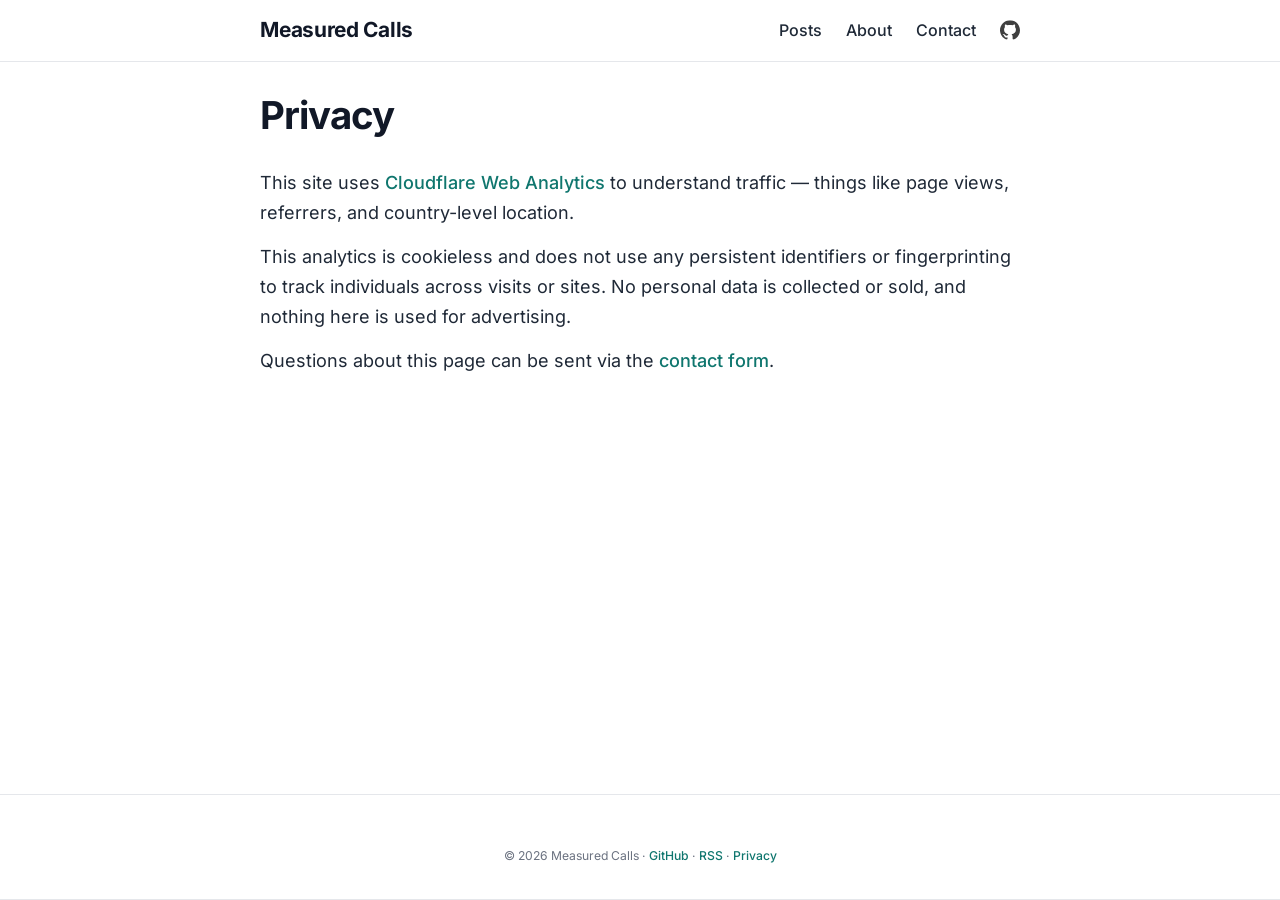
<file: privacy/index.html>
<!DOCTYPE html>
<html lang="en"><head>
  <meta charset="utf-8">
  <meta http-equiv="X-UA-Compatible" content="IE=edge">
  <meta name="viewport" content="width=device-width, initial-scale=1"><!-- Begin Jekyll SEO tag v2.7.1 -->
<title>Privacy | Measured Calls</title>
<meta name="generator" content="Jekyll v3.9.0" />
<meta property="og:title" content="Privacy" />
<meta name="author" content="" />
<meta property="og:locale" content="en_US" />
<meta name="description" content="How Measured Calls measures site traffic and what data it collects." />
<meta property="og:description" content="How Measured Calls measures site traffic and what data it collects." />
<link rel="canonical" href="https://measuredcallshq.github.io/privacy/" />
<meta property="og:url" content="https://measuredcallshq.github.io/privacy/" />
<meta property="og:site_name" content="Measured Calls" />
<meta name="twitter:card" content="summary" />
<meta property="twitter:title" content="Privacy" />
<script type="application/ld+json">
{"url":"https://measuredcallshq.github.io/privacy/","headline":"Privacy","description":"How Measured Calls measures site traffic and what data it collects.","author":{"@type":"Person","name":""},"@type":"WebPage","@context":"https://schema.org"}</script>
<!-- End Jekyll SEO tag -->
<link rel="stylesheet" href="/assets/main.css"><link type="application/atom+xml" rel="alternate" href="https://measuredcallshq.github.io/feed.xml" title="Measured Calls" /><script defer src="https://cloud.umami.is/script.js" data-website-id="e03cd52a-4199-4e36-b0c2-2d3a0d339734"></script>


</head>
<body><header class="site-header" role="banner">

  <div class="wrapper">
    <a class="site-title" rel="author" href="/">Measured Calls</a><nav class="site-nav">
      <a class="page-link" href="/#case-studies">Posts</a>
      <a class="page-link" href="/about/">About</a>
      <a class="page-link" href="/contact/">Contact</a>
      <a class="page-link nav-github" href="https://github.com/measuredcallshq/measuredcallshq.github.io" aria-label="View the source on GitHub">
        <img class="nav-github-icon" src="/assets/img/icons/github.svg" alt="" width="20" height="20">
      </a>
    </nav>
  </div>
</header>
<main class="page-content" aria-label="Content">
      <div class="wrapper">
        <article class="post">

  <header class="post-header">
    <h1 class="post-title">Privacy</h1>
  </header>

  <div class="post-content">
    <p>This site uses <a href="https://www.cloudflare.com/web-analytics/">Cloudflare Web Analytics</a> to understand traffic — things like page views, referrers, and country-level location.</p>

<p>This analytics is cookieless and does not use any persistent identifiers or fingerprinting to track individuals across visits or sites. No personal data is collected or sold, and nothing here is used for advertising.</p>

<p>Questions about this page can be sent via the <a href="/contact/">contact form</a>.</p>

  </div>

</article>

      </div>
    </main><footer class="site-footer h-card">
  <data class="u-url" href="/"></data>

  <div class="wrapper"><span class="footer-copyright">&copy; 2026 Measured Calls
      · <a href="https://github.com/measuredcallshq">GitHub</a>
      · <a href="/feed.xml">RSS</a>
      · <a href="/privacy/">Privacy</a></span>
  </div>

</footer>
</body>

</html>
</file>
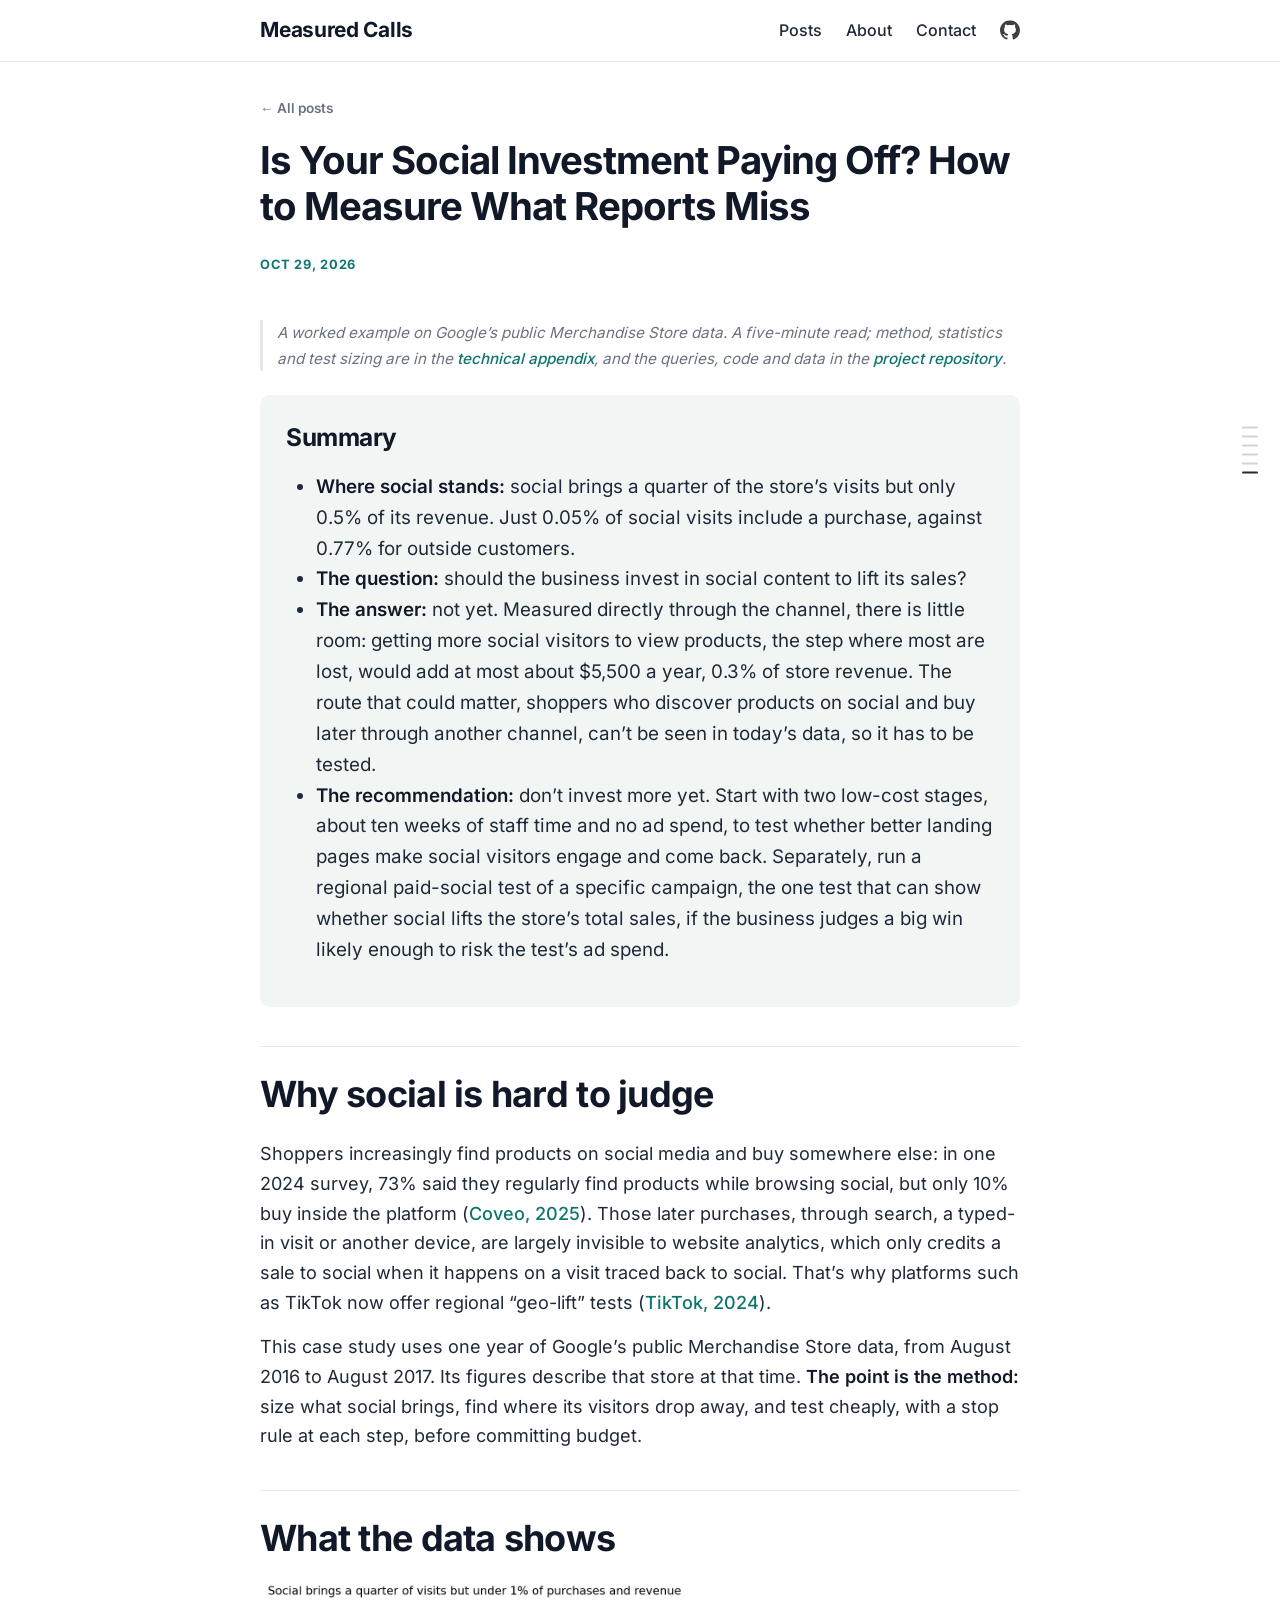
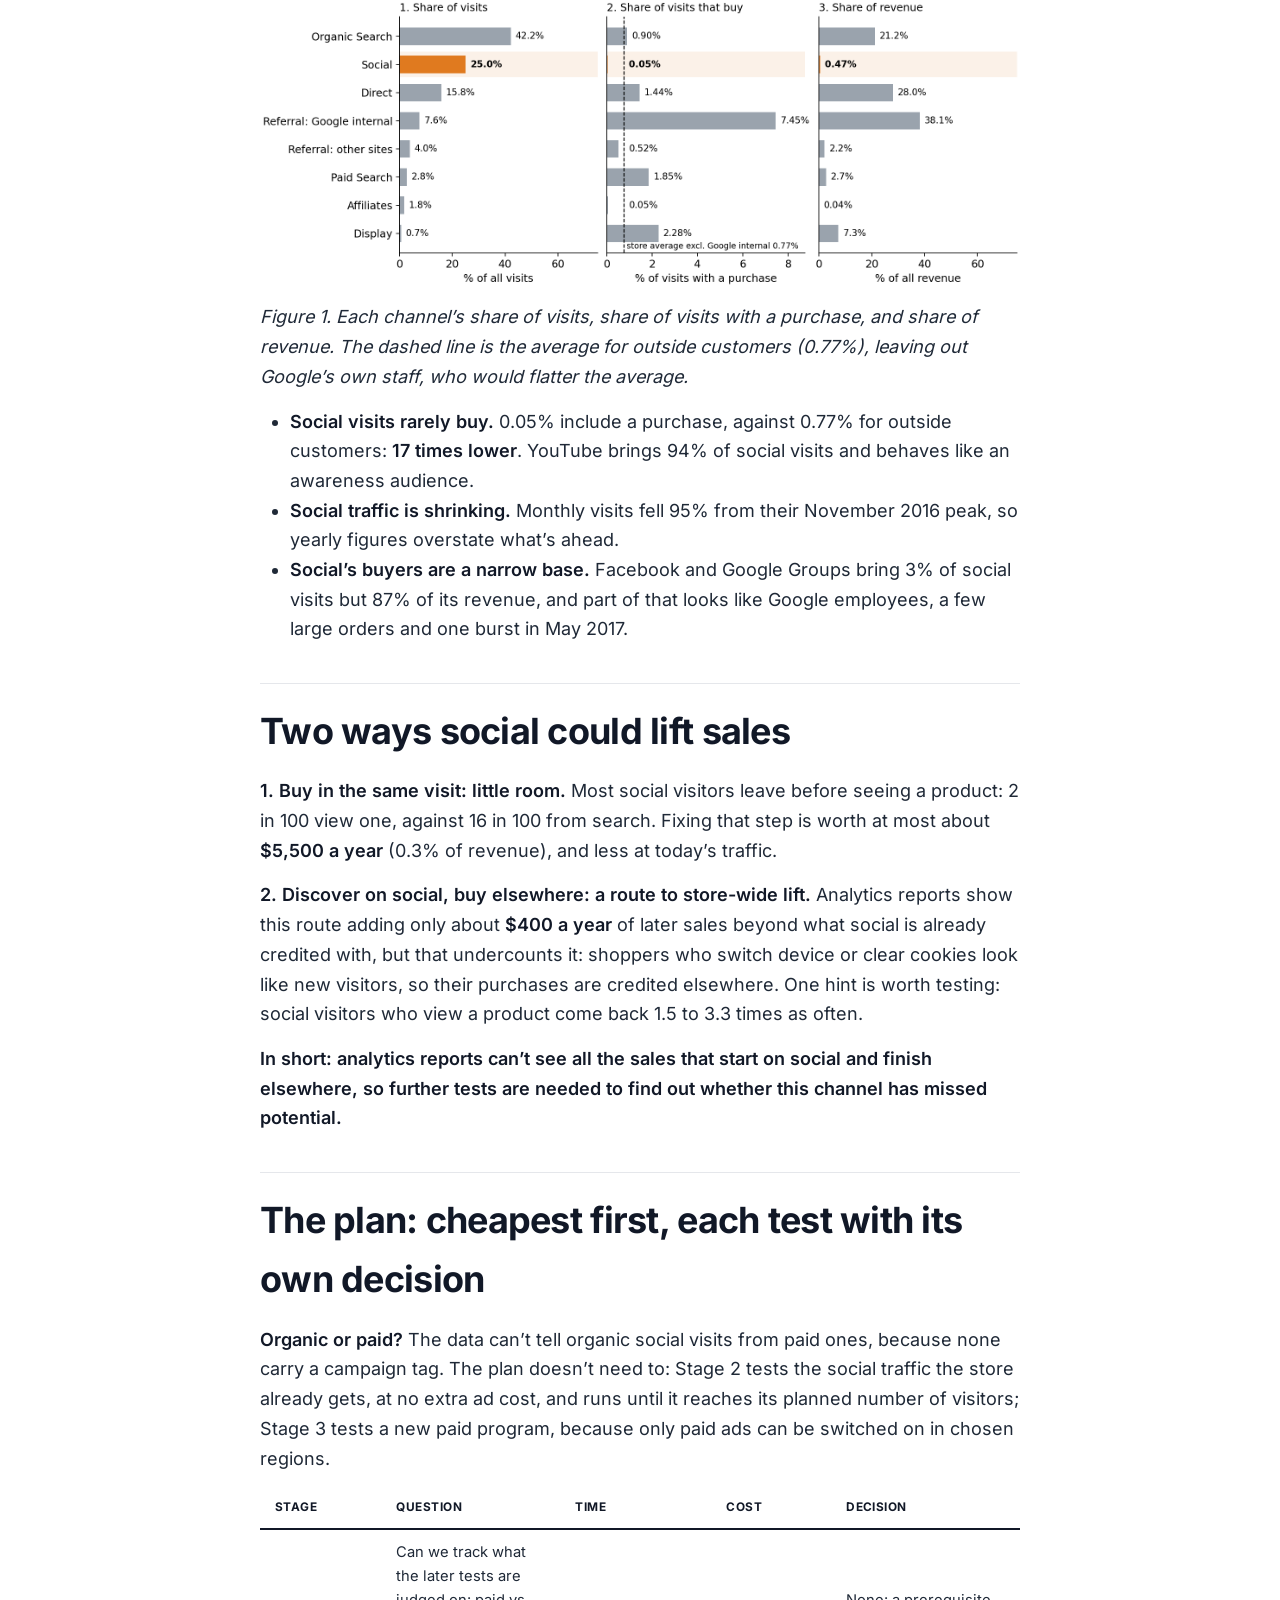
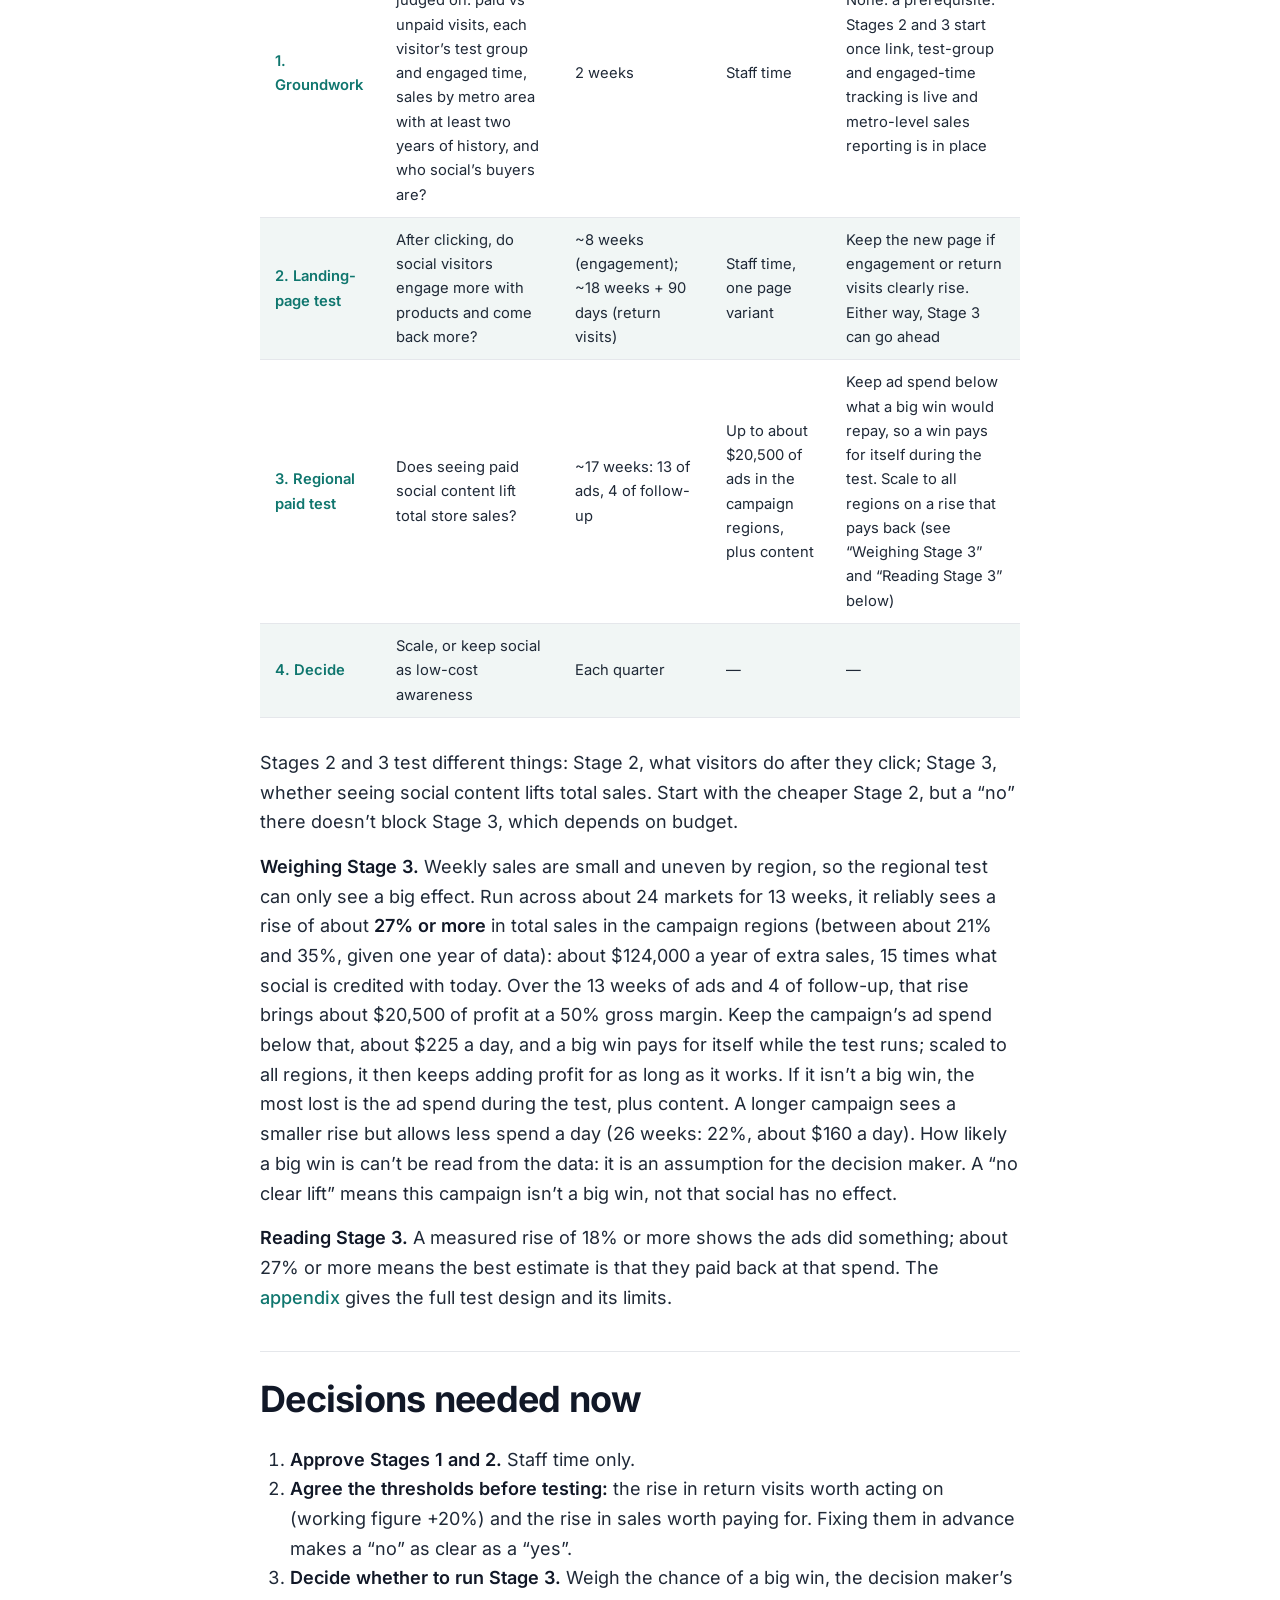
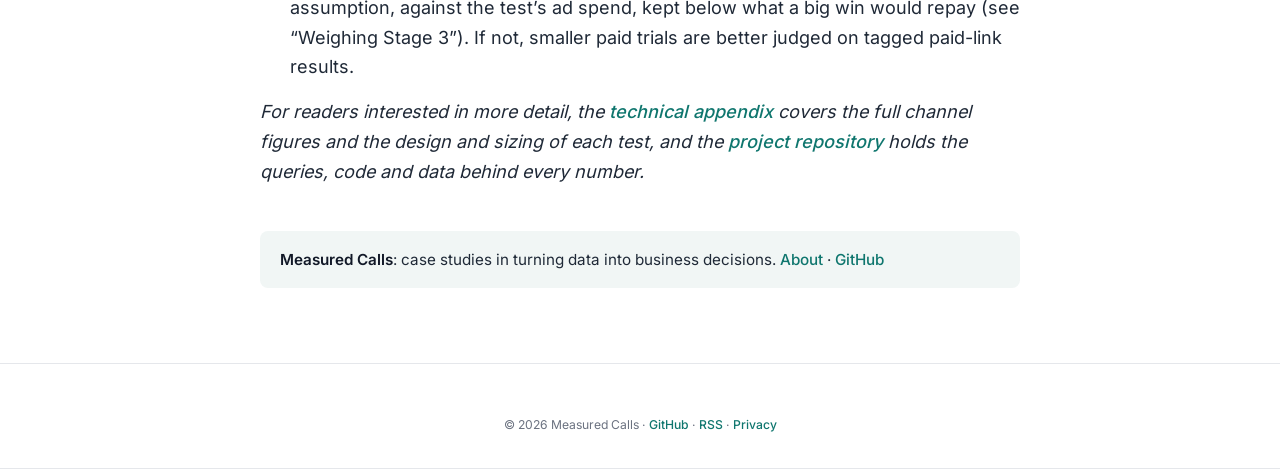
<file: social-traffic-conversion-case-study/index.html>
<!DOCTYPE html>
<html lang="en"><head>
  <meta charset="utf-8">
  <meta http-equiv="X-UA-Compatible" content="IE=edge">
  <meta name="viewport" content="width=device-width, initial-scale=1"><!-- Begin Jekyll SEO tag v2.7.1 -->
<title>Is Your Social Investment Paying Off? How to Measure What Reports Miss | Measured Calls</title>
<meta name="generator" content="Jekyll v3.9.0" />
<meta property="og:title" content="Is Your Social Investment Paying Off? How to Measure What Reports Miss" />
<meta name="author" content="" />
<meta property="og:locale" content="en_US" />
<meta name="description" content="Social brings a quarter of an online store’s visits but 0.5% of its revenue. A staged, low-cost test plan to find out whether it can lift total sales before more budget goes in." />
<meta property="og:description" content="Social brings a quarter of an online store’s visits but 0.5% of its revenue. A staged, low-cost test plan to find out whether it can lift total sales before more budget goes in." />
<link rel="canonical" href="https://measuredcallshq.github.io/social-traffic-conversion-case-study/" />
<meta property="og:url" content="https://measuredcallshq.github.io/social-traffic-conversion-case-study/" />
<meta property="og:site_name" content="Measured Calls" />
<meta property="og:image" content="https://measuredcallshq.github.io/assets/img/social-traffic/01-conversion-by-channel.png" />
<meta property="og:type" content="article" />
<meta property="article:published_time" content="2026-10-29T00:00:00-04:00" />
<meta name="twitter:card" content="summary_large_image" />
<meta property="twitter:image" content="https://measuredcallshq.github.io/assets/img/social-traffic/01-conversion-by-channel.png" />
<meta property="twitter:title" content="Is Your Social Investment Paying Off? How to Measure What Reports Miss" />
<script type="application/ld+json">
{"url":"https://measuredcallshq.github.io/social-traffic-conversion-case-study/","headline":"Is Your Social Investment Paying Off? How to Measure What Reports Miss","dateModified":"2026-10-29T00:00:00-04:00","datePublished":"2026-10-29T00:00:00-04:00","description":"Social brings a quarter of an online store’s visits but 0.5% of its revenue. A staged, low-cost test plan to find out whether it can lift total sales before more budget goes in.","mainEntityOfPage":{"@type":"WebPage","@id":"https://measuredcallshq.github.io/social-traffic-conversion-case-study/"},"author":{"@type":"Person","name":""},"@type":"BlogPosting","image":"https://measuredcallshq.github.io/assets/img/social-traffic/01-conversion-by-channel.png","@context":"https://schema.org"}</script>
<!-- End Jekyll SEO tag -->
<link rel="stylesheet" href="/assets/main.css"><link type="application/atom+xml" rel="alternate" href="https://measuredcallshq.github.io/feed.xml" title="Measured Calls" /><script defer src="https://cloud.umami.is/script.js" data-website-id="e03cd52a-4199-4e36-b0c2-2d3a0d339734"></script>


</head>
<body><header class="site-header" role="banner">

  <div class="wrapper">
    <a class="site-title" rel="author" href="/">Measured Calls</a><nav class="site-nav">
      <a class="page-link" href="/#case-studies">Posts</a>
      <a class="page-link" href="/about/">About</a>
      <a class="page-link" href="/contact/">Contact</a>
      <a class="page-link nav-github" href="https://github.com/measuredcallshq/measuredcallshq.github.io" aria-label="View the source on GitHub">
        <img class="nav-github-icon" src="/assets/img/icons/github.svg" alt="" width="20" height="20">
      </a>
    </nav>
  </div>
</header>
<main class="page-content" aria-label="Content">
      <div class="wrapper">
        <article class="post h-entry" itemscope itemtype="http://schema.org/BlogPosting"><a class="back-link" href="/">&larr; All posts</a><header class="post-header">
    <h1 class="post-title p-name" itemprop="name headline">Is Your Social Investment Paying Off? How to Measure What Reports Miss</h1>
    <p class="post-meta">
      <time class="dt-published" datetime="2026-10-29T00:00:00-04:00" itemprop="datePublished">Oct 29, 2026
      </time></p>
  </header><nav class="toc" id="toc" aria-label="Contents" hidden>
    <div class="toc-rail" aria-hidden="true"></div>
    <div class="toc-panel">
      <ol class="toc-list"></ol>
    </div>
  </nav><div class="post-content e-content" itemprop="articleBody">
    <p><em>A worked example on Google’s public Merchandise Store data. A five-minute read; method, statistics and test sizing are in the <a href="/social-traffic-conversion-case-study/appendix/">technical appendix</a>, and the queries, code and data in the <a href="https://github.com/measuredcallshq/social-traffic-conversion-case-study">project repository</a>.</em></p>

<div class="summary-card">

  <h2 id="summary">Summary</h2>

  <ul>
    <li><strong>Where social stands:</strong> social brings a quarter of the store’s visits but only 0.5% of its revenue. Just 0.05% of social visits include a purchase, against 0.77% for outside customers.</li>
    <li><strong>The question:</strong> should the business invest in social content to lift its sales?</li>
    <li><strong>The answer:</strong> not yet. Measured directly through the channel, there is little room: getting more social visitors to view products, the step where most are lost, would add at most about $5,500 a year, 0.3% of store revenue. The route that could matter, shoppers who discover products on social and buy later through another channel, can’t be seen in today’s data, so it has to be tested.</li>
    <li><strong>The recommendation:</strong> don’t invest more yet. Start with two low-cost stages, about ten weeks of staff time and no ad spend, to test whether better landing pages make social visitors engage and come back. Separately, run a regional paid-social test of a specific campaign, the one test that can show whether social lifts the store’s total sales, if the business judges a big win likely enough to risk the test’s ad spend.</li>
  </ul>

</div>

<h2 id="why-social-is-hard-to-judge">Why social is hard to judge</h2>

<p>Shoppers increasingly find products on social media and buy somewhere else: in one 2024 survey, 73% said they regularly find products while browsing social, but only 10% buy inside the platform (<a href="https://www.chiefmarketer.com/many-discover-products-on-social-media-but-few-purchase/">Coveo, 2025</a>). Those later purchases, through search, a typed-in visit or another device, are largely invisible to website analytics, which only credits a sale to social when it happens on a visit traced back to social. That’s why platforms such as TikTok now offer regional “geo-lift” tests (<a href="https://ads.tiktok.com/business/en/blog/geo-lift-test">TikTok, 2024</a>).</p>

<p>This case study uses one year of Google’s public Merchandise Store data, from August 2016 to August 2017. Its figures describe that store at that time. <strong>The point is the method:</strong> size what social brings, find where its visitors drop away, and test cheaply, with a stop rule at each step, before committing budget.</p>

<h2 id="what-the-data-shows">What the data shows</h2>

<p><img src="/assets/img/social-traffic/01-conversion-by-channel.png" alt="Figure 1. Visits, conversion and revenue by channel" /></p>

<p><em>Figure 1. Each channel’s share of visits, share of visits with a purchase, and share of revenue. The dashed line is the average for outside customers (0.77%), leaving out Google’s own staff, who would flatter the average.</em></p>

<ul>
  <li><strong>Social visits rarely buy.</strong> 0.05% include a purchase, against 0.77% for outside customers: <strong>17 times lower</strong>. YouTube brings 94% of social visits and behaves like an awareness audience.</li>
  <li><strong>Social traffic is shrinking.</strong> Monthly visits fell 95% from their November 2016 peak, so yearly figures overstate what’s ahead.</li>
  <li><strong>Social’s buyers are a narrow base.</strong> Facebook and Google Groups bring 3% of social visits but 87% of its revenue, and part of that looks like Google employees, a few large orders and one burst in May 2017.</li>
</ul>

<h2 id="two-ways-social-could-lift-sales">Two ways social could lift sales</h2>

<p><strong>1. Buy in the same visit: little room.</strong> Most social visitors leave before seeing a product: 2 in 100 view one, against 16 in 100 from search. Fixing that step is worth at most about <strong>$5,500 a year</strong> (0.3% of revenue), and less at today’s traffic.</p>

<p><strong>2. Discover on social, buy elsewhere: a route to store-wide lift.</strong> Analytics reports show this route adding only about <strong>$400 a year</strong> of later sales beyond what social is already credited with, but that undercounts it: shoppers who switch device or clear cookies look like new visitors, so their purchases are credited elsewhere. One hint is worth testing: social visitors who view a product come back 1.5 to 3.3 times as often.</p>

<p><strong>In short: analytics reports can’t see all the sales that start on social and finish elsewhere, so further tests are needed to find out whether this channel has missed potential.</strong></p>

<h2 id="the-plan-cheapest-first-each-test-with-its-own-decision">The plan: cheapest first, each test with its own decision</h2>

<p><strong>Organic or paid?</strong> The data can’t tell organic social visits from paid ones, because none carry a campaign tag. The plan doesn’t need to: Stage 2 tests the social traffic the store already gets, at no extra ad cost, and runs until it reaches its planned number of visitors; Stage 3 tests a new paid program, because only paid ads can be switched on in chosen regions.</p>

<table>
  <thead>
    <tr>
      <th>Stage</th>
      <th>Question</th>
      <th>Time</th>
      <th>Cost</th>
      <th>Decision</th>
    </tr>
  </thead>
  <tbody>
    <tr>
      <td><strong>1. Groundwork</strong></td>
      <td>Can we track what the later tests are judged on: paid vs unpaid visits, each visitor’s test group and engaged time, sales by metro area with at least two years of history, and who social’s buyers are?</td>
      <td>2 weeks</td>
      <td>Staff time</td>
      <td>None: a prerequisite. Stages 2 and 3 start once link, test-group and engaged-time tracking is live and metro-level sales reporting is in place</td>
    </tr>
    <tr>
      <td><strong>2. Landing-page test</strong></td>
      <td>After clicking, do social visitors engage more with products and come back more?</td>
      <td>~8 weeks (engagement); ~18 weeks + 90 days (return visits)</td>
      <td>Staff time, one page variant</td>
      <td>Keep the new page if engagement or return visits clearly rise. Either way, Stage 3 can go ahead</td>
    </tr>
    <tr>
      <td><strong>3. Regional paid test</strong></td>
      <td>Does seeing paid social content lift total store sales?</td>
      <td>~17 weeks: 13 of ads, 4 of follow-up</td>
      <td>Up to about $20,500 of ads in the campaign regions, plus content</td>
      <td>Keep ad spend below what a big win would repay, so a win pays for itself during the test. Scale to all regions on a rise that pays back (see “Weighing Stage 3” and “Reading Stage 3” below)</td>
    </tr>
    <tr>
      <td><strong>4. Decide</strong></td>
      <td>Scale, or keep social as low-cost awareness</td>
      <td>Each quarter</td>
      <td>—</td>
      <td>—</td>
    </tr>
  </tbody>
</table>

<p>Stages 2 and 3 test different things: Stage 2, what visitors do after they click; Stage 3, whether seeing social content lifts total sales. Start with the cheaper Stage 2, but a “no” there doesn’t block Stage 3, which depends on budget.</p>

<p><strong>Weighing Stage 3.</strong> Weekly sales are small and uneven by region, so the regional test can only see a big effect. Run across about 24 markets for 13 weeks, it reliably sees a rise of about <strong>27% or more</strong> in total sales in the campaign regions (between about 21% and 35%, given one year of data): about $124,000 a year of extra sales, 15 times what social is credited with today. Over the 13 weeks of ads and 4 of follow-up, that rise brings about $20,500 of profit at a 50% gross margin. Keep the campaign’s ad spend below that, about $225 a day, and a big win pays for itself while the test runs; scaled to all regions, it then keeps adding profit for as long as it works. If it isn’t a big win, the most lost is the ad spend during the test, plus content. A longer campaign sees a smaller rise but allows less spend a day (26 weeks: 22%, about $160 a day). How likely a big win is can’t be read from the data: it is an assumption for the decision maker. A “no clear lift” means this campaign isn’t a big win, not that social has no effect.</p>

<p><strong>Reading Stage 3.</strong> A measured rise of 18% or more shows the ads did something; about 27% or more means the best estimate is that they paid back at that spend. The <a href="/social-traffic-conversion-case-study/appendix/#detail-stage-3-regional-test">appendix</a> gives the full test design and its limits.</p>

<h2 id="decisions-needed-now">Decisions needed now</h2>

<ol>
  <li><strong>Approve Stages 1 and 2.</strong> Staff time only.</li>
  <li><strong>Agree the thresholds before testing:</strong> the rise in return visits worth acting on (working figure +20%) and the rise in sales worth paying for. Fixing them in advance makes a “no” as clear as a “yes”.</li>
  <li><strong>Decide whether to run Stage 3.</strong> Weigh the chance of a big win, the decision maker’s assumption, against the test’s ad spend, kept below what a big win would repay (see “Weighing Stage 3”). If not, smaller paid trials are better judged on tagged paid-link results.</li>
</ol>

<p><em>For readers interested in more detail, the <a href="/social-traffic-conversion-case-study/appendix/">technical appendix</a> covers the full channel figures and the design and sizing of each test, and the <a href="https://github.com/measuredcallshq/social-traffic-conversion-case-study">project repository</a> holds the queries, code and data behind every number.</em></p>

  </div>

  <aside class="author-box">
    <p><strong>Measured Calls</strong>: case studies in turning data into business decisions.
      <a href="/about/">About</a>
      · <a href="https://github.com/measuredcallshq">GitHub</a>
    </p>
  </aside><a class="u-url" href="/social-traffic-conversion-case-study/" hidden></a>
</article>

<script>
// Notion-style floating contents: a column of short bars on the right edge,
// one per heading (shorter for subsections, dark for the section being read).
// Hovering (or tapping) the bars opens the full list of headings.
(function () {
  var nav = document.getElementById("toc");
  if (!nav) return;
  var heads = document.querySelectorAll(".post-content h2, .post-content h3");
  if (heads.length < 3) return;
  var rail = nav.querySelector(".toc-rail"), list = nav.querySelector(".toc-list");
  var items = [];

  function slug(t) { return t.toLowerCase().replace(/[^a-z0-9]+/g, "-").replace(/^-|-$/g, ""); }

  heads.forEach(function (h) {
    if (!h.id) h.id = slug(h.textContent);
    var lvl = h.tagName === "H2" ? 2 : 3;
    var bar = document.createElement("span"); bar.className = "toc-bar toc-bar-l" + lvl; rail.appendChild(bar);
    var li = document.createElement("li"); li.className = "toc-l" + lvl;
    var a = document.createElement("a"); a.href = "#" + h.id; a.textContent = h.textContent;
    li.appendChild(a); list.appendChild(li);
    items.push({ h: h, bar: bar, li: li });
  });
  nav.hidden = false;

  // Touch screens have no hover: tap the bars to open, tap a heading or outside to close.
  rail.addEventListener("click", function () { nav.classList.toggle("open"); });
  list.addEventListener("click", function (e) { if (e.target.tagName === "A") nav.classList.remove("open"); });
  document.addEventListener("click", function (e) { if (!nav.contains(e.target)) nav.classList.remove("open"); });

  function setActive(h) {
    items.forEach(function (it) {
      var on = it.h === h;
      it.bar.classList.toggle("active", on);
      it.li.classList.toggle("active", on);
      if (on && nav.matches(":hover")) {
        var p = nav.querySelector(".toc-panel"), top = it.li.offsetTop;
        if (top < p.scrollTop || top > p.scrollTop + p.clientHeight - 30) p.scrollTop = top - p.clientHeight / 3;
      }
    });
  }
  if ("IntersectionObserver" in window) {
    var obs = new IntersectionObserver(function (entries) {
      entries.forEach(function (en) { if (en.isIntersecting) setActive(en.target); });
    }, { rootMargin: "0px 0px -75% 0px" });
    items.forEach(function (it) { obs.observe(it.h); });
  }
})();
</script>

      </div>
    </main><footer class="site-footer h-card">
  <data class="u-url" href="/"></data>

  <div class="wrapper"><span class="footer-copyright">&copy; 2026 Measured Calls
      · <a href="https://github.com/measuredcallshq">GitHub</a>
      · <a href="/feed.xml">RSS</a>
      · <a href="/privacy/">Privacy</a></span>
  </div>

</footer>
</body>

</html>
</file>
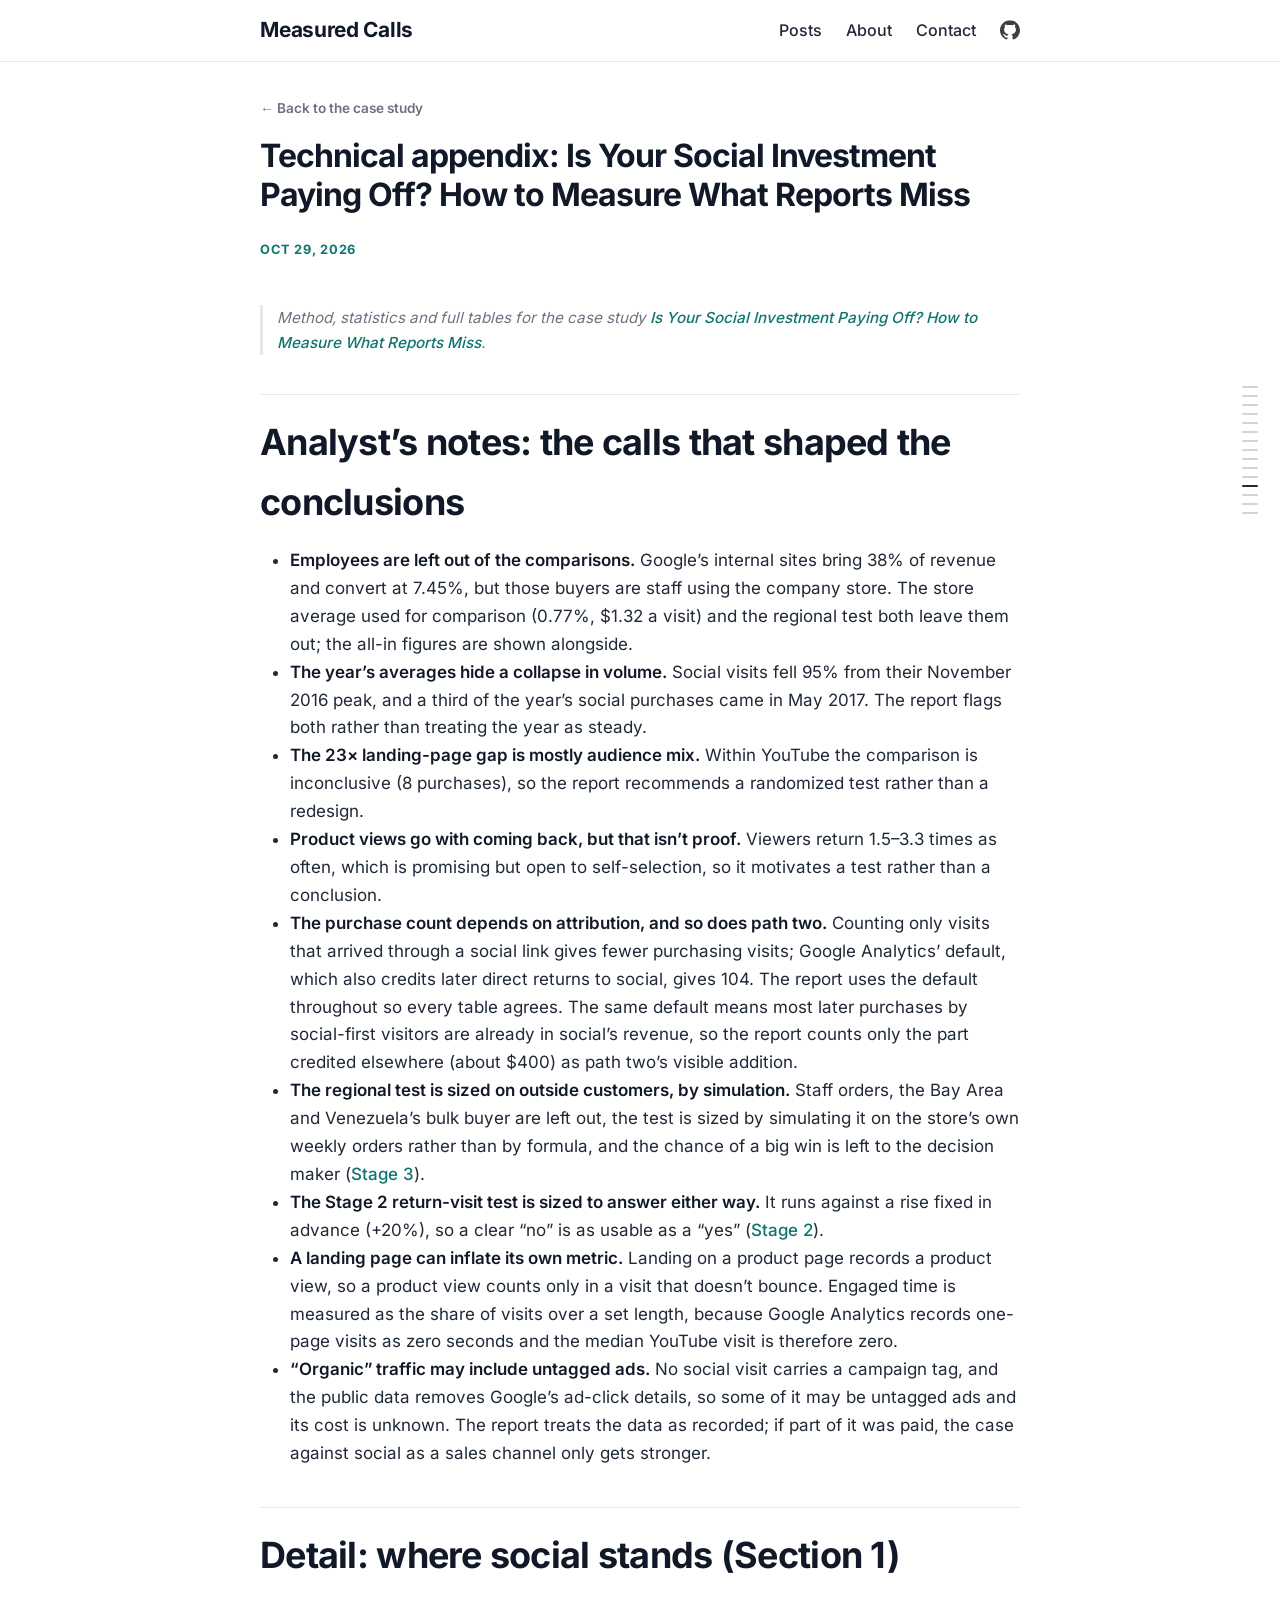
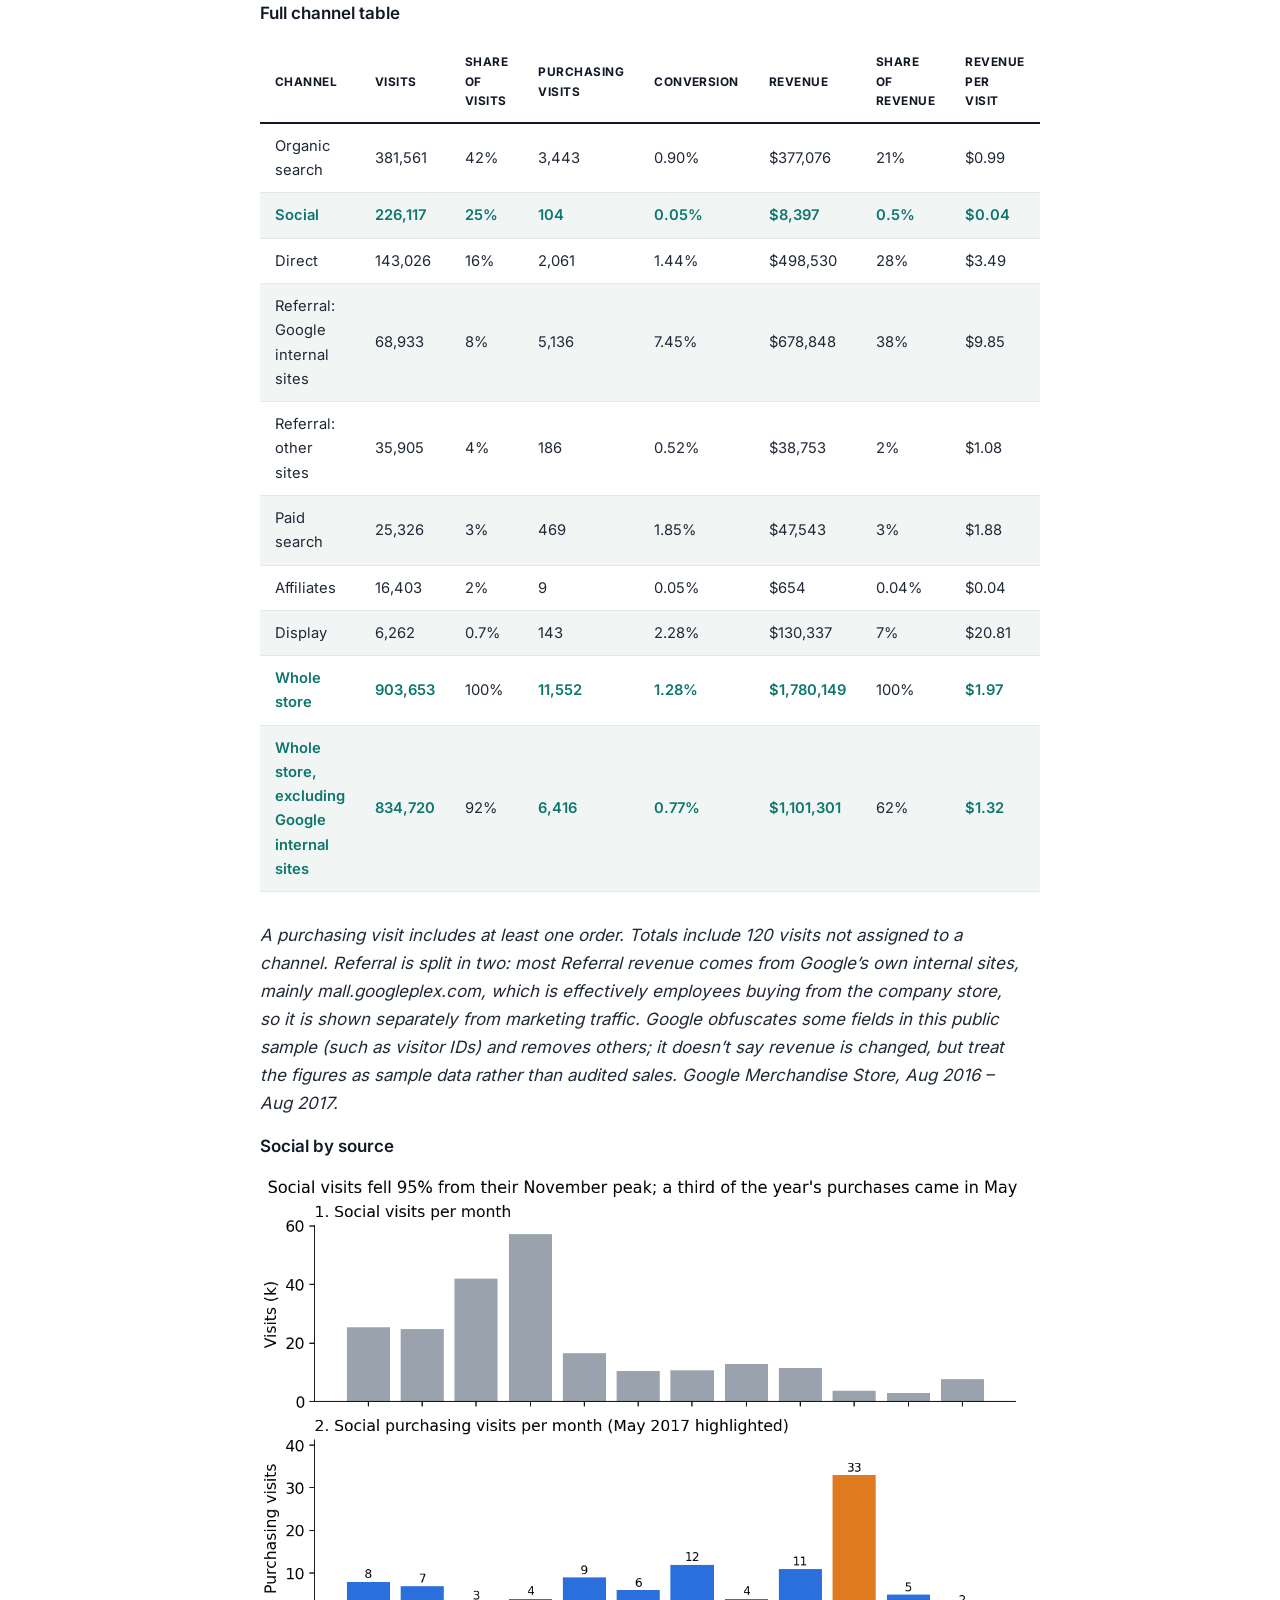
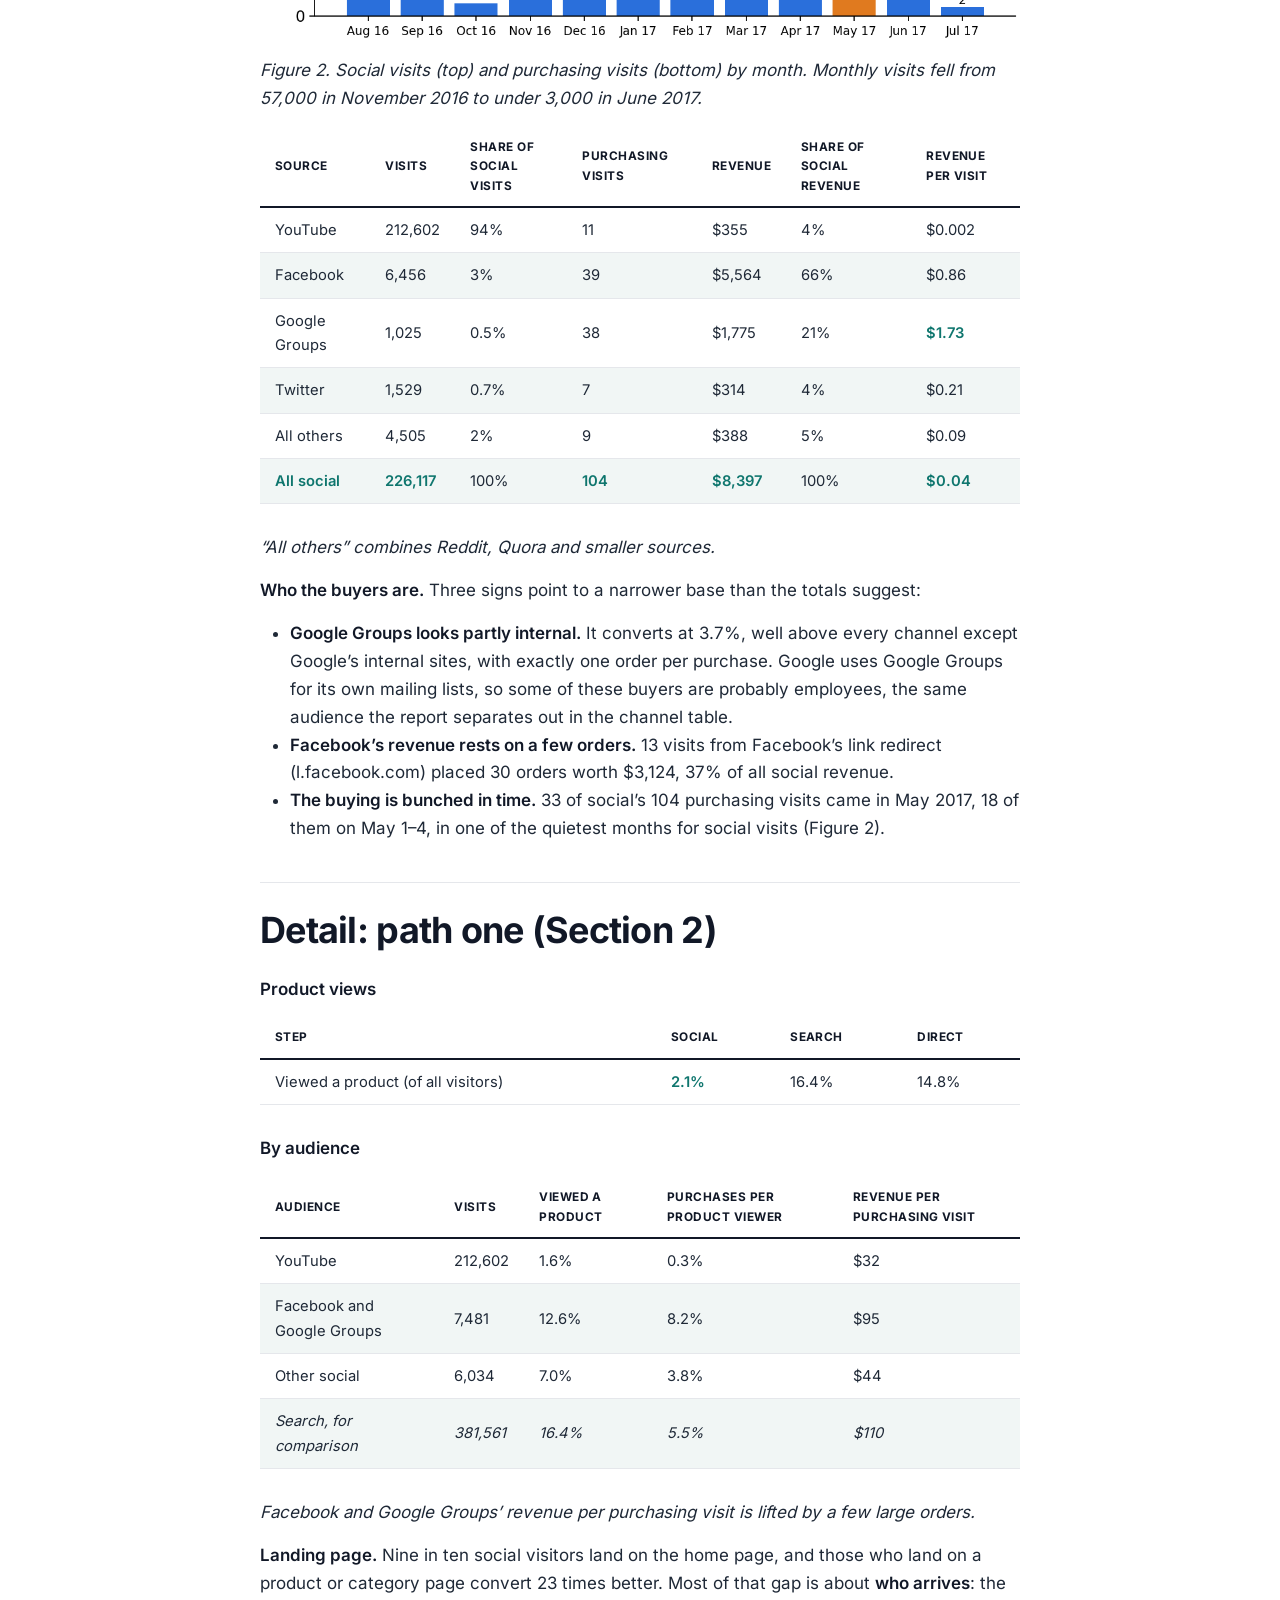
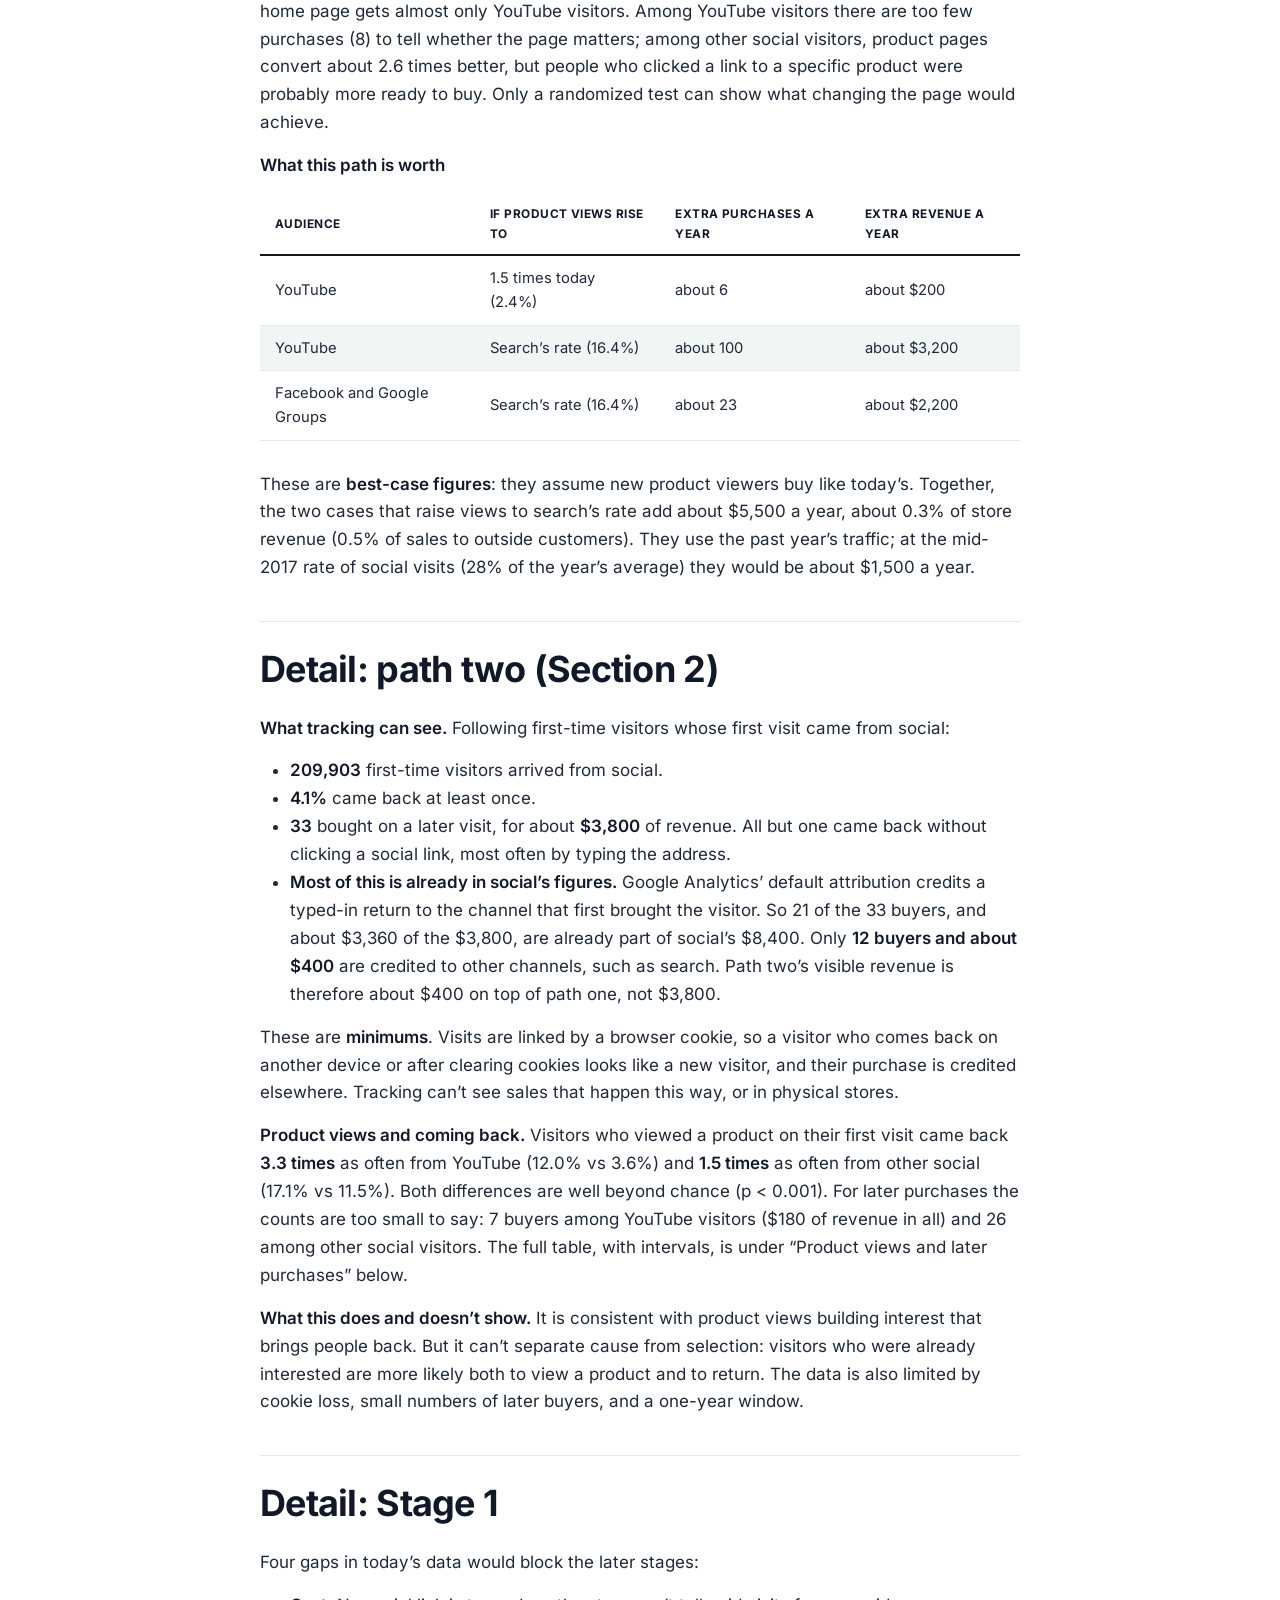
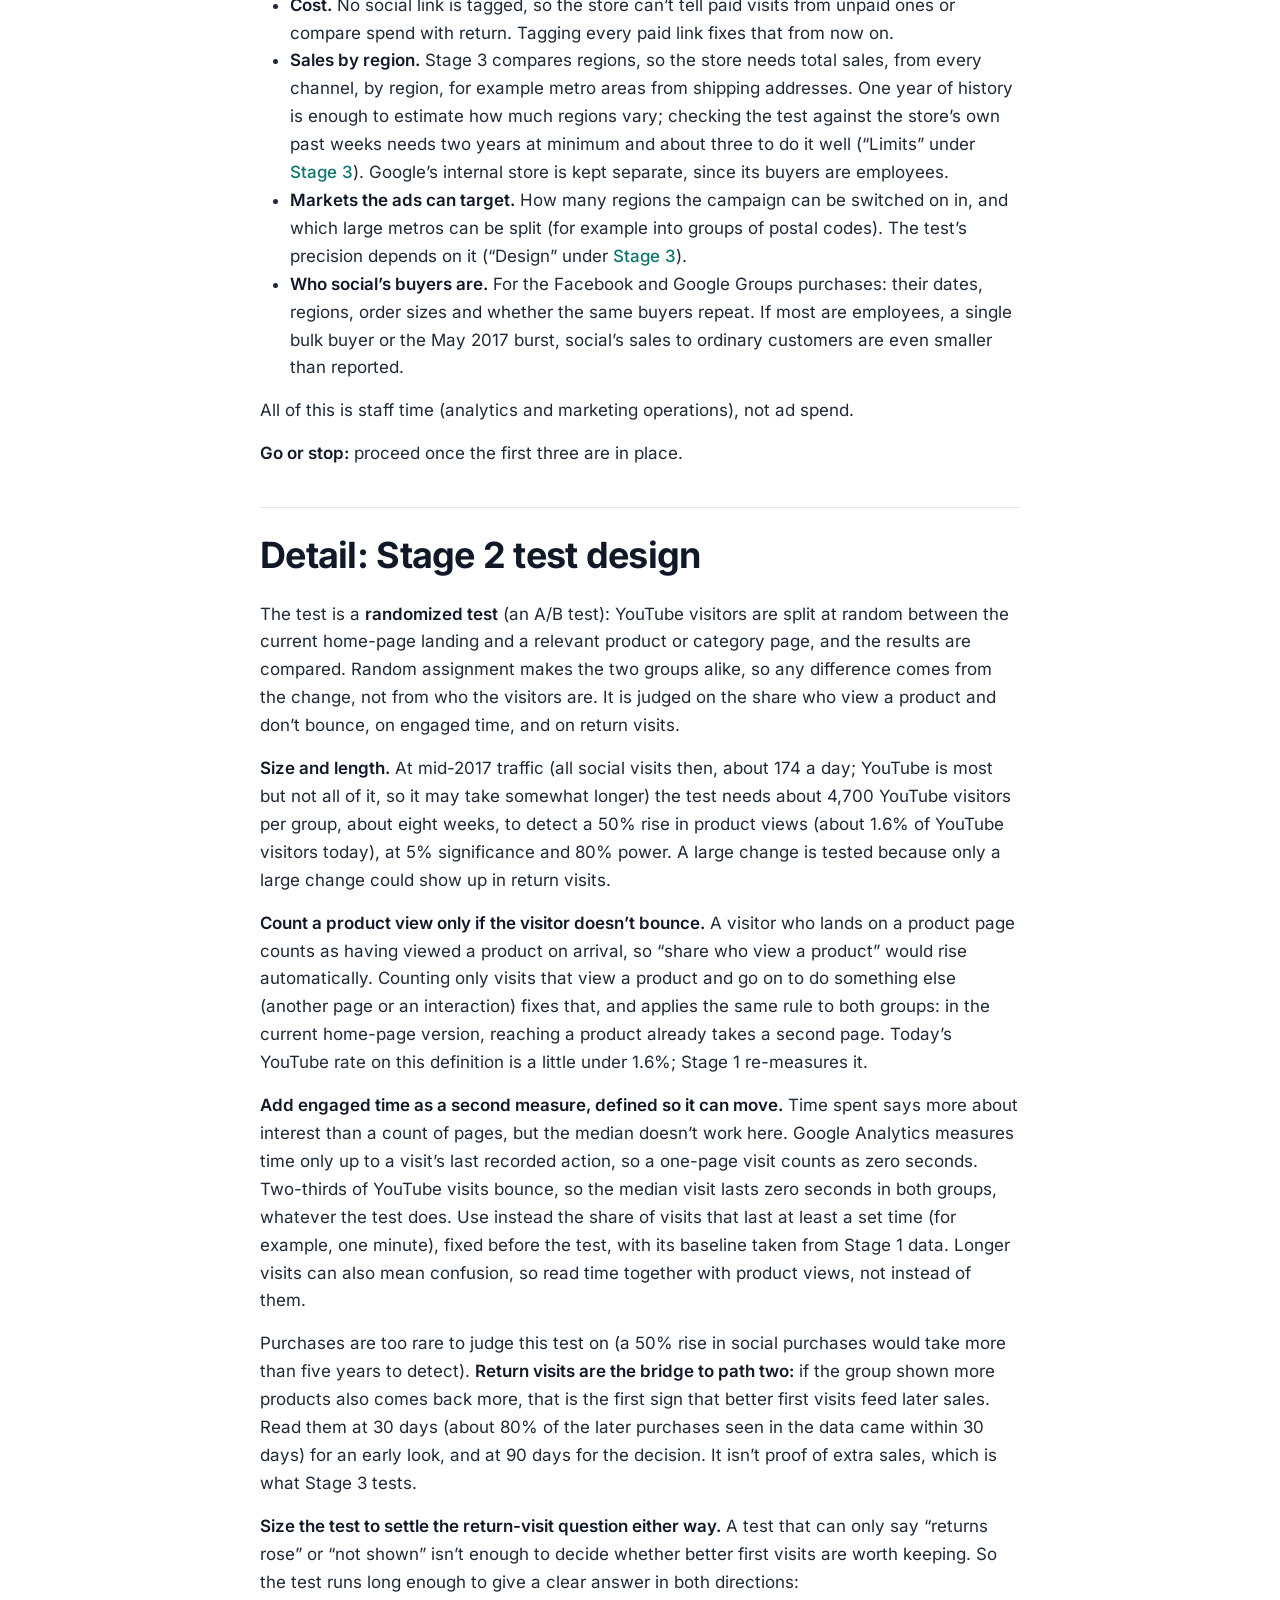
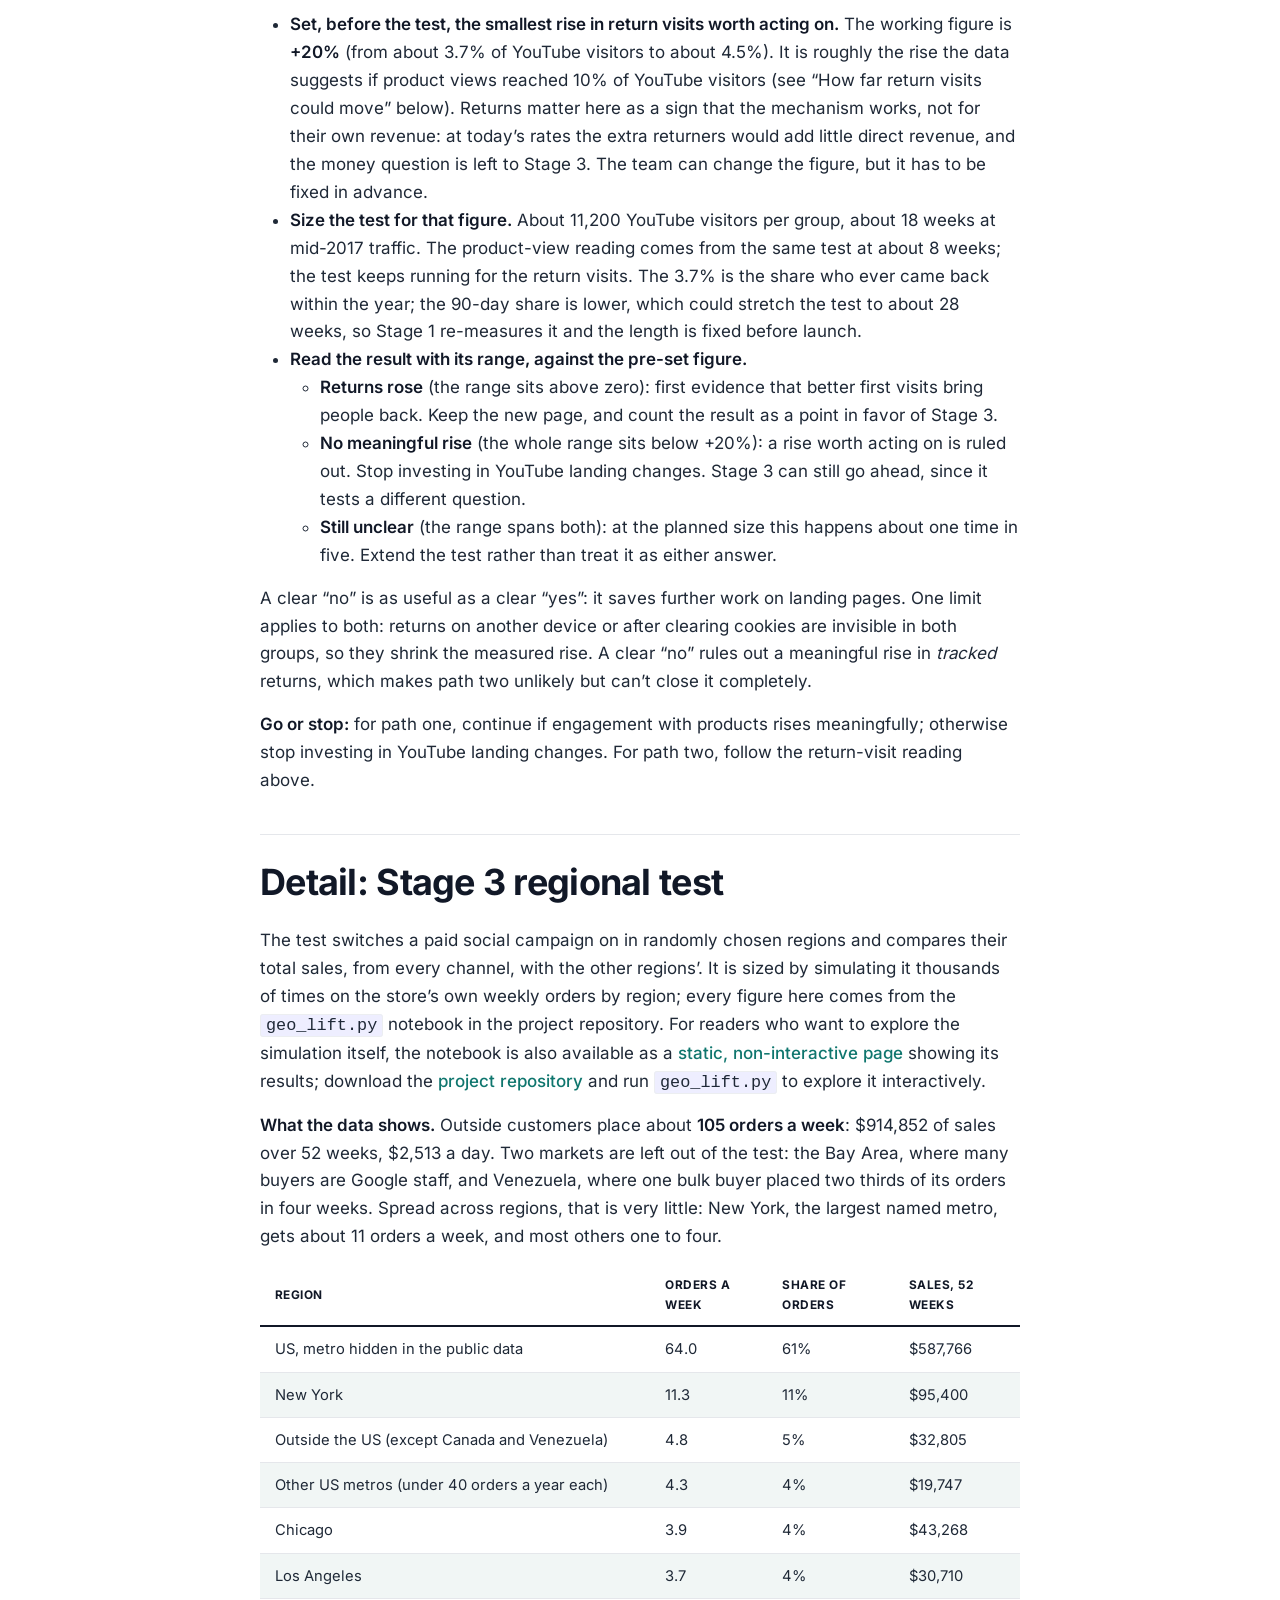
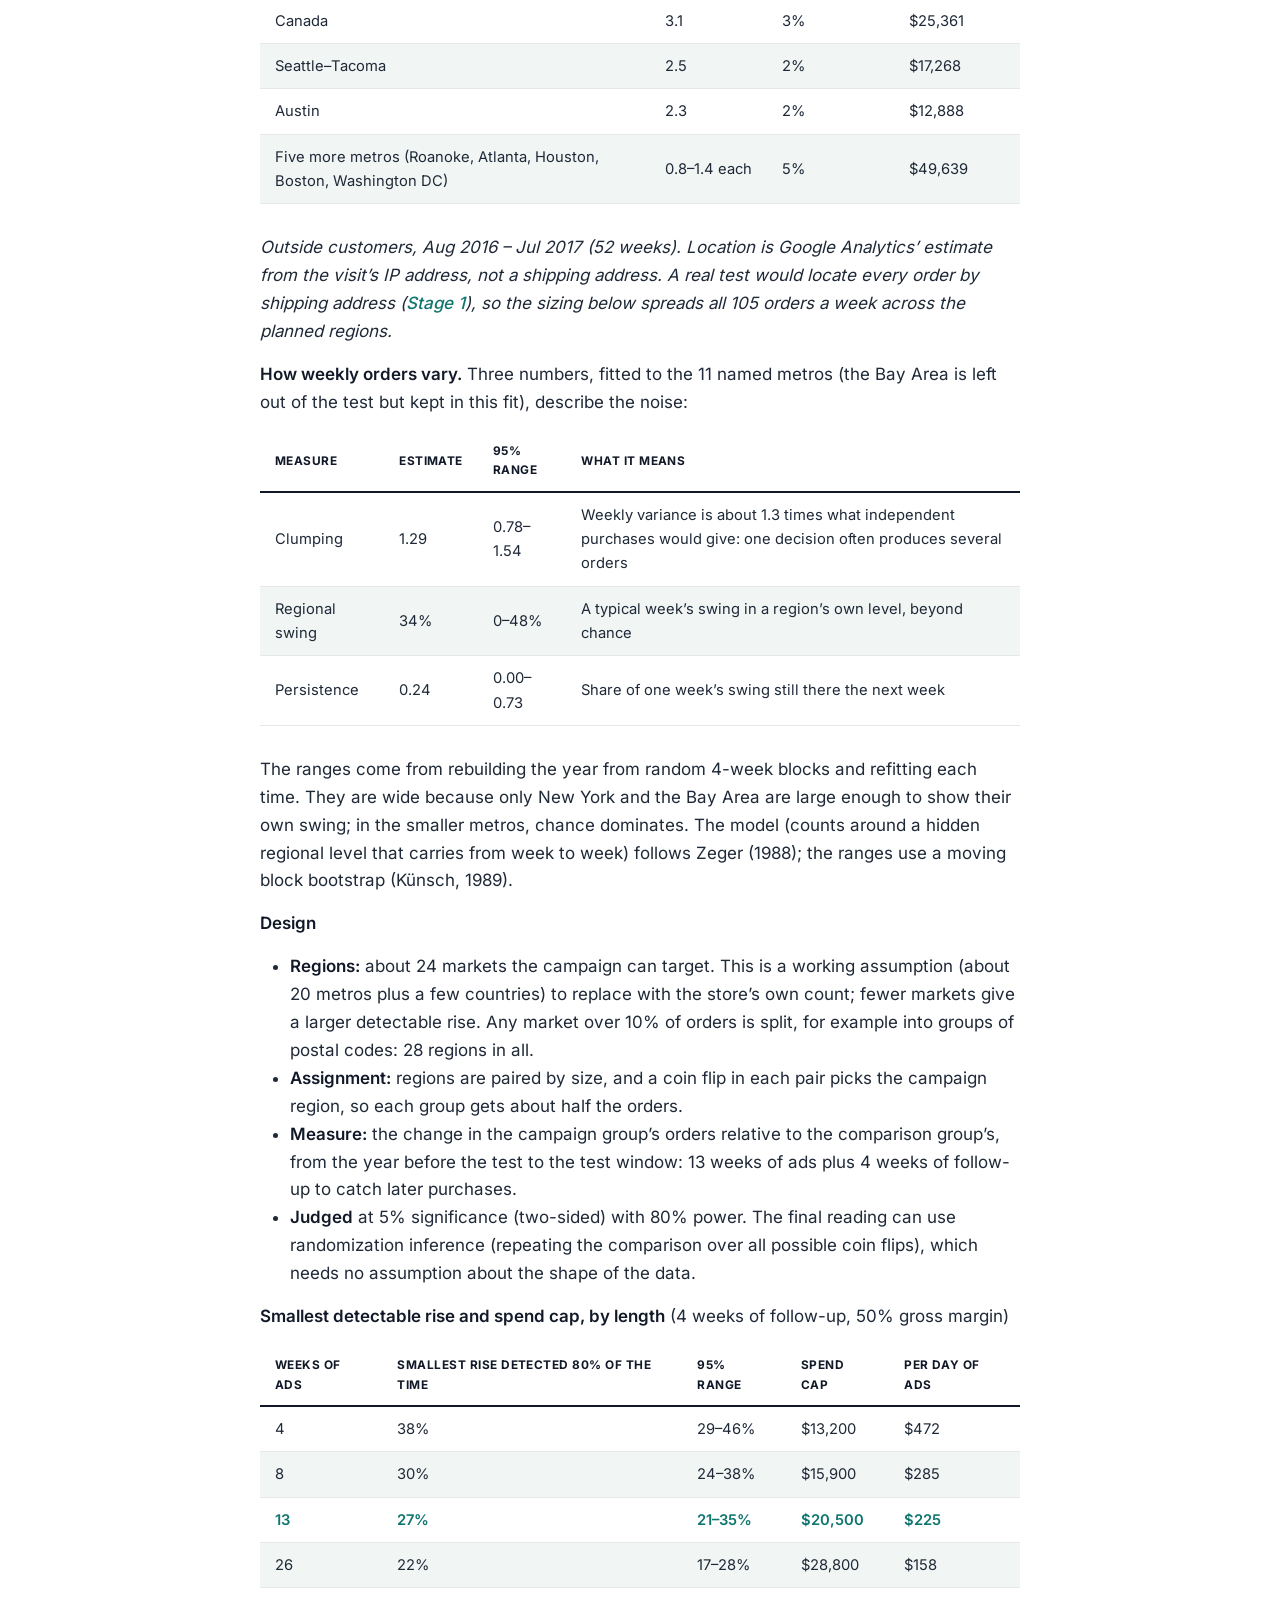
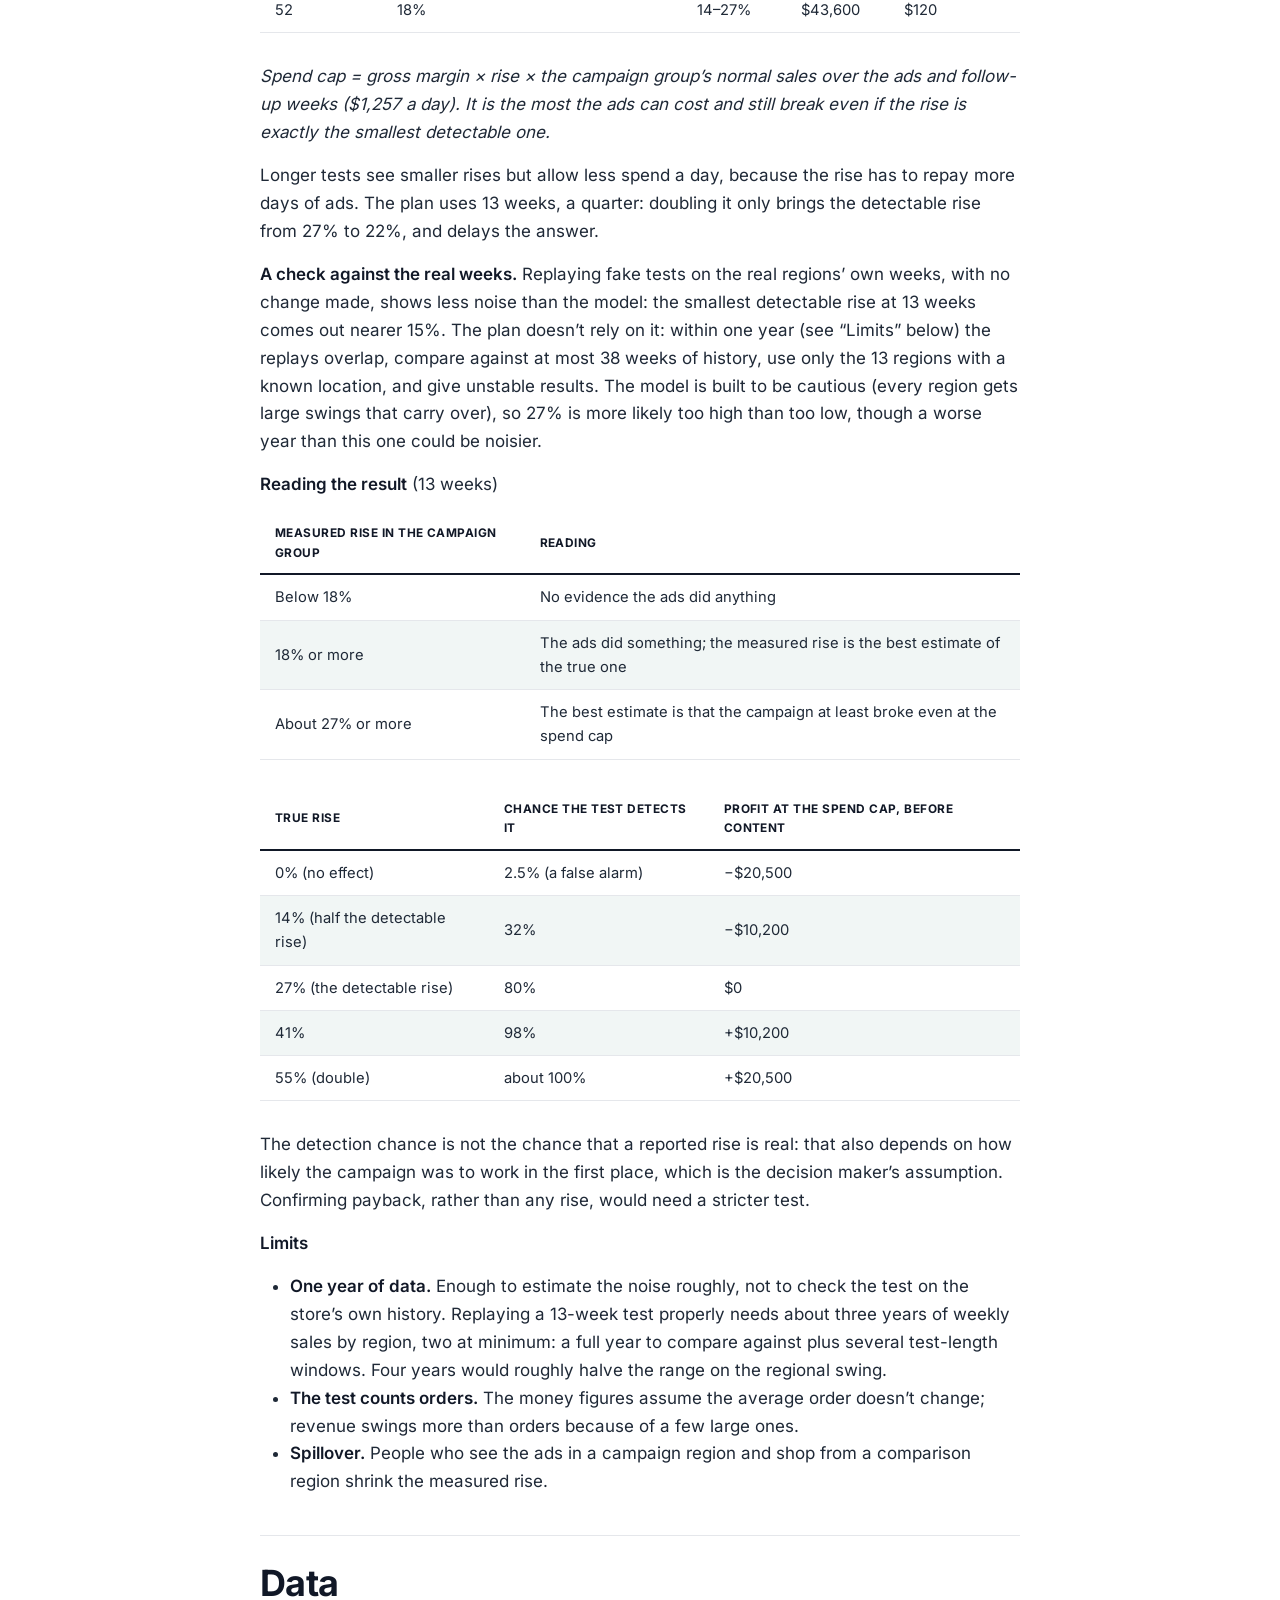
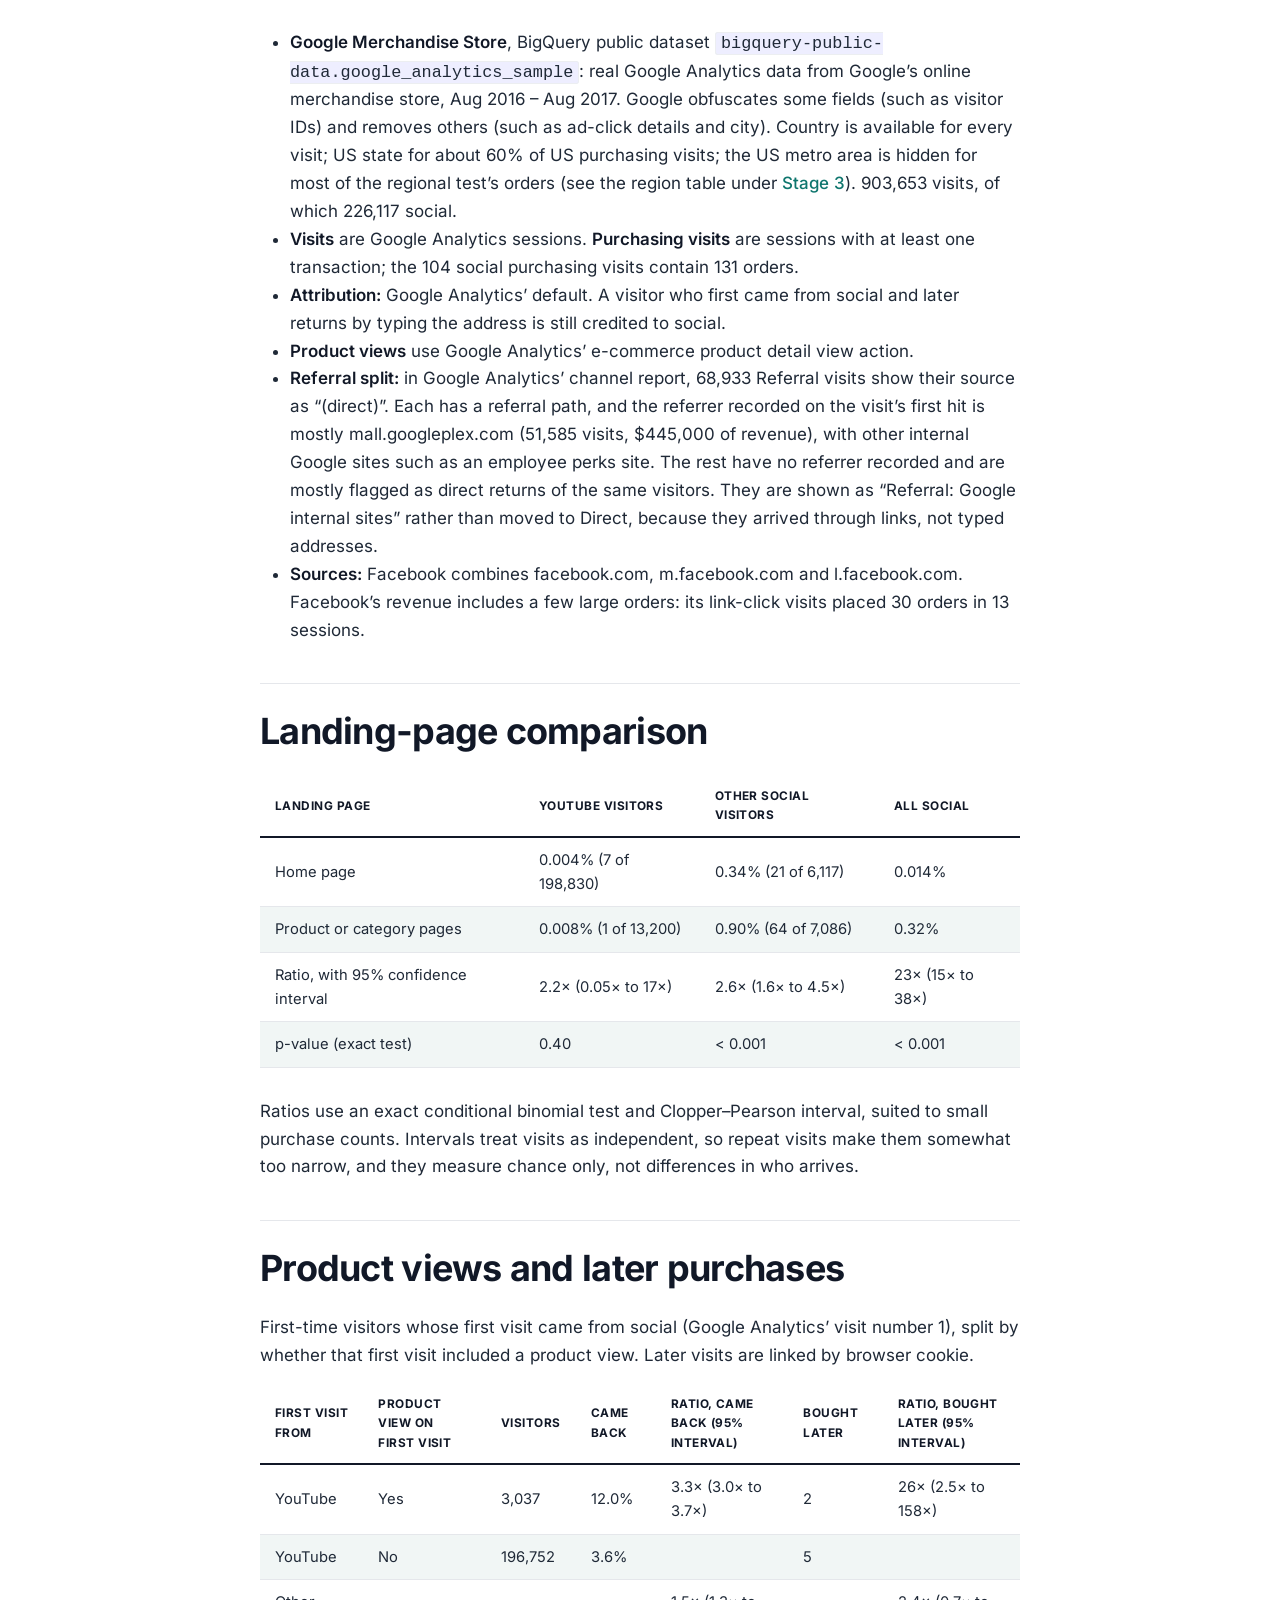
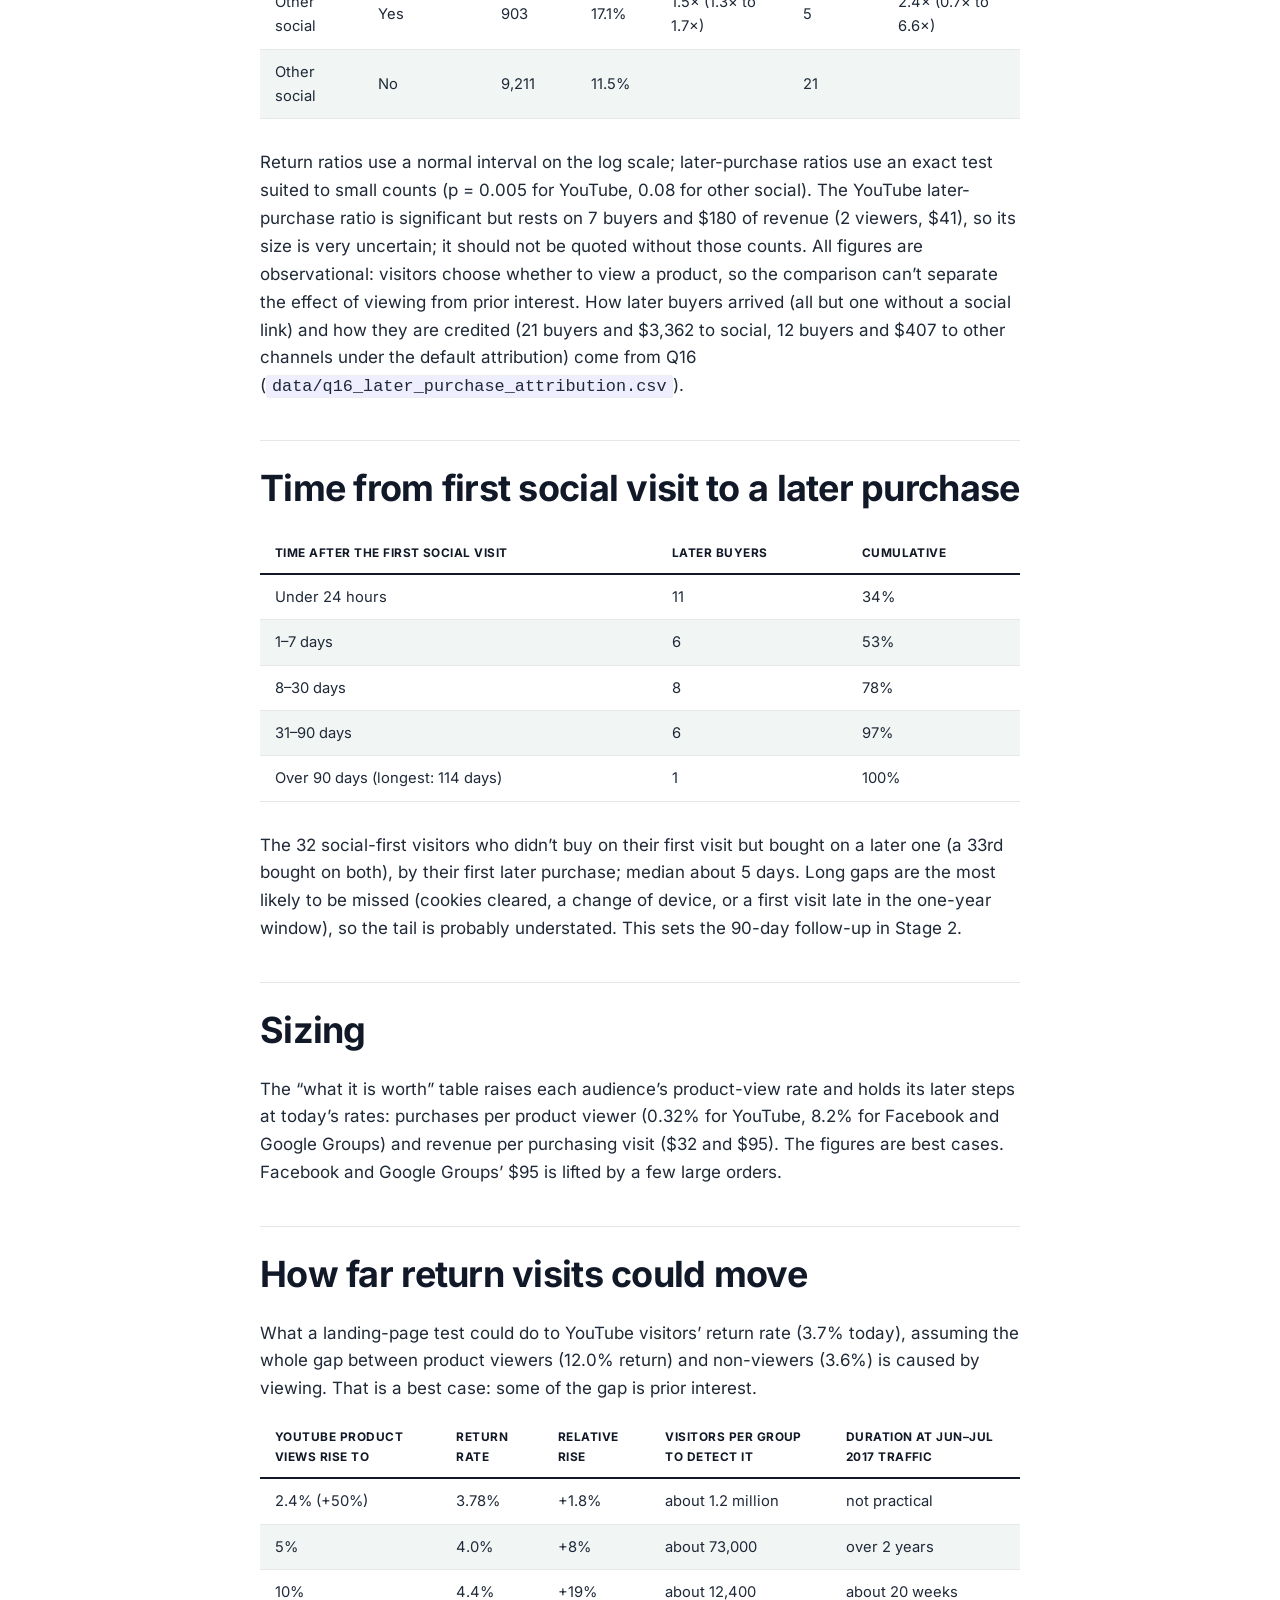
<file: social-traffic-conversion-case-study/appendix/index.html>
<!DOCTYPE html>
<html lang="en"><head>
  <meta charset="utf-8">
  <meta http-equiv="X-UA-Compatible" content="IE=edge">
  <meta name="viewport" content="width=device-width, initial-scale=1"><!-- Begin Jekyll SEO tag v2.7.1 -->
<title>Technical appendix: Is Your Social Investment Paying Off? How to Measure What Reports Miss | Measured Calls</title>
<meta name="generator" content="Jekyll v3.9.0" />
<meta property="og:title" content="Technical appendix: Is Your Social Investment Paying Off? How to Measure What Reports Miss" />
<meta name="author" content="" />
<meta property="og:locale" content="en_US" />
<meta name="description" content="Method, statistics, test sizing and full tables behind the case study on whether social traffic can lift a store’s total sales." />
<meta property="og:description" content="Method, statistics, test sizing and full tables behind the case study on whether social traffic can lift a store’s total sales." />
<link rel="canonical" href="https://measuredcallshq.github.io/social-traffic-conversion-case-study/appendix/" />
<meta property="og:url" content="https://measuredcallshq.github.io/social-traffic-conversion-case-study/appendix/" />
<meta property="og:site_name" content="Measured Calls" />
<meta property="og:type" content="article" />
<meta property="article:published_time" content="2026-10-29T00:00:00-04:00" />
<meta name="twitter:card" content="summary" />
<meta property="twitter:title" content="Technical appendix: Is Your Social Investment Paying Off? How to Measure What Reports Miss" />
<script type="application/ld+json">
{"url":"https://measuredcallshq.github.io/social-traffic-conversion-case-study/appendix/","headline":"Technical appendix: Is Your Social Investment Paying Off? How to Measure What Reports Miss","dateModified":"2026-10-29T00:00:00-04:00","datePublished":"2026-10-29T00:00:00-04:00","description":"Method, statistics, test sizing and full tables behind the case study on whether social traffic can lift a store’s total sales.","mainEntityOfPage":{"@type":"WebPage","@id":"https://measuredcallshq.github.io/social-traffic-conversion-case-study/appendix/"},"author":{"@type":"Person","name":""},"@type":"BlogPosting","@context":"https://schema.org"}</script>
<!-- End Jekyll SEO tag -->
<link rel="stylesheet" href="/assets/main.css"><link type="application/atom+xml" rel="alternate" href="https://measuredcallshq.github.io/feed.xml" title="Measured Calls" /><script defer src="https://cloud.umami.is/script.js" data-website-id="e03cd52a-4199-4e36-b0c2-2d3a0d339734"></script>


</head>
<body><header class="site-header" role="banner">

  <div class="wrapper">
    <a class="site-title" rel="author" href="/">Measured Calls</a><nav class="site-nav">
      <a class="page-link" href="/#case-studies">Posts</a>
      <a class="page-link" href="/about/">About</a>
      <a class="page-link" href="/contact/">Contact</a>
      <a class="page-link nav-github" href="https://github.com/measuredcallshq/measuredcallshq.github.io" aria-label="View the source on GitHub">
        <img class="nav-github-icon" src="/assets/img/icons/github.svg" alt="" width="20" height="20">
      </a>
    </nav>
  </div>
</header>
<main class="page-content" aria-label="Content">
      <div class="wrapper">
        <article class="post h-entry post--reference" itemscope itemtype="http://schema.org/BlogPosting"><a class="back-link" href="/social-traffic-conversion-case-study/">&larr; Back to the case study</a><header class="post-header">
    <h1 class="post-title p-name" itemprop="name headline">Technical appendix: Is Your Social Investment Paying Off? How to Measure What Reports Miss</h1>
    <p class="post-meta">
      <time class="dt-published" datetime="2026-10-29T00:00:00-04:00" itemprop="datePublished">Oct 29, 2026
      </time></p>
  </header><nav class="toc" id="toc" aria-label="Contents" hidden>
    <div class="toc-rail" aria-hidden="true"></div>
    <div class="toc-panel">
      <ol class="toc-list"></ol>
    </div>
  </nav><div class="post-content e-content" itemprop="articleBody">
    <p><em>Method, statistics and full tables for the case study <a href="/social-traffic-conversion-case-study/">Is Your Social Investment Paying Off? How to Measure What Reports Miss</a>.</em></p>

<h2 id="analysts-notes-the-calls-that-shaped-the-conclusions">Analyst’s notes: the calls that shaped the conclusions</h2>

<ul>
  <li><strong>Employees are left out of the comparisons.</strong> Google’s internal sites bring 38% of revenue and convert at 7.45%, but those buyers are staff using the company store. The store average used for comparison (0.77%, $1.32 a visit) and the regional test both leave them out; the all-in figures are shown alongside.</li>
  <li><strong>The year’s averages hide a collapse in volume.</strong> Social visits fell 95% from their November 2016 peak, and a third of the year’s social purchases came in May 2017. The report flags both rather than treating the year as steady.</li>
  <li><strong>The 23× landing-page gap is mostly audience mix.</strong> Within YouTube the comparison is inconclusive (8 purchases), so the report recommends a randomized test rather than a redesign.</li>
  <li><strong>Product views go with coming back, but that isn’t proof.</strong> Viewers return 1.5–3.3 times as often, which is promising but open to self-selection, so it motivates a test rather than a conclusion.</li>
  <li><strong>The purchase count depends on attribution, and so does path two.</strong> Counting only visits that arrived through a social link gives fewer purchasing visits; Google Analytics’ default, which also credits later direct returns to social, gives 104. The report uses the default throughout so every table agrees. The same default means most later purchases by social-first visitors are already in social’s revenue, so the report counts only the part credited elsewhere (about $400) as path two’s visible addition.</li>
  <li><strong>The regional test is sized on outside customers, by simulation.</strong> Staff orders, the Bay Area and Venezuela’s bulk buyer are left out, the test is sized by simulating it on the store’s own weekly orders rather than by formula, and the chance of a big win is left to the decision maker (<a href="#detail-stage-3-regional-test">Stage 3</a>).</li>
  <li><strong>The Stage 2 return-visit test is sized to answer either way.</strong> It runs against a rise fixed in advance (+20%), so a clear “no” is as usable as a “yes” (<a href="#detail-stage-2-test-design">Stage 2</a>).</li>
  <li><strong>A landing page can inflate its own metric.</strong> Landing on a product page records a product view, so a product view counts only in a visit that doesn’t bounce. Engaged time is measured as the share of visits over a set length, because Google Analytics records one-page visits as zero seconds and the median YouTube visit is therefore zero.</li>
  <li><strong>“Organic” traffic may include untagged ads.</strong> No social visit carries a campaign tag, and the public data removes Google’s ad-click details, so some of it may be untagged ads and its cost is unknown. The report treats the data as recorded; if part of it was paid, the case against social as a sales channel only gets stronger.</li>
</ul>

<h2 id="detail-where-social-stands-section-1">Detail: where social stands (Section 1)</h2>

<p><strong>Full channel table</strong></p>

<table>
  <thead>
    <tr>
      <th>Channel</th>
      <th>Visits</th>
      <th>Share of visits</th>
      <th>Purchasing visits</th>
      <th>Conversion</th>
      <th>Revenue</th>
      <th>Share of revenue</th>
      <th>Revenue per visit</th>
    </tr>
  </thead>
  <tbody>
    <tr>
      <td>Organic search</td>
      <td>381,561</td>
      <td>42%</td>
      <td>3,443</td>
      <td>0.90%</td>
      <td>$377,076</td>
      <td>21%</td>
      <td>$0.99</td>
    </tr>
    <tr>
      <td><strong>Social</strong></td>
      <td><strong>226,117</strong></td>
      <td><strong>25%</strong></td>
      <td><strong>104</strong></td>
      <td><strong>0.05%</strong></td>
      <td><strong>$8,397</strong></td>
      <td><strong>0.5%</strong></td>
      <td><strong>$0.04</strong></td>
    </tr>
    <tr>
      <td>Direct</td>
      <td>143,026</td>
      <td>16%</td>
      <td>2,061</td>
      <td>1.44%</td>
      <td>$498,530</td>
      <td>28%</td>
      <td>$3.49</td>
    </tr>
    <tr>
      <td>Referral: Google internal sites</td>
      <td>68,933</td>
      <td>8%</td>
      <td>5,136</td>
      <td>7.45%</td>
      <td>$678,848</td>
      <td>38%</td>
      <td>$9.85</td>
    </tr>
    <tr>
      <td>Referral: other sites</td>
      <td>35,905</td>
      <td>4%</td>
      <td>186</td>
      <td>0.52%</td>
      <td>$38,753</td>
      <td>2%</td>
      <td>$1.08</td>
    </tr>
    <tr>
      <td>Paid search</td>
      <td>25,326</td>
      <td>3%</td>
      <td>469</td>
      <td>1.85%</td>
      <td>$47,543</td>
      <td>3%</td>
      <td>$1.88</td>
    </tr>
    <tr>
      <td>Affiliates</td>
      <td>16,403</td>
      <td>2%</td>
      <td>9</td>
      <td>0.05%</td>
      <td>$654</td>
      <td>0.04%</td>
      <td>$0.04</td>
    </tr>
    <tr>
      <td>Display</td>
      <td>6,262</td>
      <td>0.7%</td>
      <td>143</td>
      <td>2.28%</td>
      <td>$130,337</td>
      <td>7%</td>
      <td>$20.81</td>
    </tr>
    <tr>
      <td><strong>Whole store</strong></td>
      <td><strong>903,653</strong></td>
      <td>100%</td>
      <td><strong>11,552</strong></td>
      <td><strong>1.28%</strong></td>
      <td><strong>$1,780,149</strong></td>
      <td>100%</td>
      <td><strong>$1.97</strong></td>
    </tr>
    <tr>
      <td><strong>Whole store, excluding Google internal sites</strong></td>
      <td><strong>834,720</strong></td>
      <td>92%</td>
      <td><strong>6,416</strong></td>
      <td><strong>0.77%</strong></td>
      <td><strong>$1,101,301</strong></td>
      <td>62%</td>
      <td><strong>$1.32</strong></td>
    </tr>
  </tbody>
</table>

<p><em>A purchasing visit includes at least one order. Totals include 120 visits not assigned to a channel. Referral is split in two: most Referral revenue comes from Google’s own internal sites, mainly mall.googleplex.com, which is effectively employees buying from the company store, so it is shown separately from marketing traffic. Google obfuscates some fields in this public sample (such as visitor IDs) and removes others; it doesn’t say revenue is changed, but treat the figures as sample data rather than audited sales. Google Merchandise Store, Aug 2016 – Aug 2017.</em></p>

<p><strong>Social by source</strong></p>

<p><img src="/assets/img/social-traffic/05-social-monthly.png" alt="Figure 2. Social visits and purchasing visits by month" /></p>

<p><em>Figure 2. Social visits (top) and purchasing visits (bottom) by month. Monthly visits fell from 57,000 in November 2016 to under 3,000 in June 2017.</em></p>

<table>
  <thead>
    <tr>
      <th>Source</th>
      <th>Visits</th>
      <th>Share of social visits</th>
      <th>Purchasing visits</th>
      <th>Revenue</th>
      <th>Share of social revenue</th>
      <th>Revenue per visit</th>
    </tr>
  </thead>
  <tbody>
    <tr>
      <td>YouTube</td>
      <td>212,602</td>
      <td>94%</td>
      <td>11</td>
      <td>$355</td>
      <td>4%</td>
      <td>$0.002</td>
    </tr>
    <tr>
      <td>Facebook</td>
      <td>6,456</td>
      <td>3%</td>
      <td>39</td>
      <td>$5,564</td>
      <td>66%</td>
      <td>$0.86</td>
    </tr>
    <tr>
      <td>Google Groups</td>
      <td>1,025</td>
      <td>0.5%</td>
      <td>38</td>
      <td>$1,775</td>
      <td>21%</td>
      <td><strong>$1.73</strong></td>
    </tr>
    <tr>
      <td>Twitter</td>
      <td>1,529</td>
      <td>0.7%</td>
      <td>7</td>
      <td>$314</td>
      <td>4%</td>
      <td>$0.21</td>
    </tr>
    <tr>
      <td>All others</td>
      <td>4,505</td>
      <td>2%</td>
      <td>9</td>
      <td>$388</td>
      <td>5%</td>
      <td>$0.09</td>
    </tr>
    <tr>
      <td><strong>All social</strong></td>
      <td><strong>226,117</strong></td>
      <td>100%</td>
      <td><strong>104</strong></td>
      <td><strong>$8,397</strong></td>
      <td>100%</td>
      <td><strong>$0.04</strong></td>
    </tr>
  </tbody>
</table>

<p><em>“All others” combines Reddit, Quora and smaller sources.</em></p>

<p><strong>Who the buyers are.</strong> Three signs point to a narrower base than the totals suggest:</p>

<ul>
  <li><strong>Google Groups looks partly internal.</strong> It converts at 3.7%, well above every channel except Google’s internal sites, with exactly one order per purchase. Google uses Google Groups for its own mailing lists, so some of these buyers are probably employees, the same audience the report separates out in the channel table.</li>
  <li><strong>Facebook’s revenue rests on a few orders.</strong> 13 visits from Facebook’s link redirect (l.facebook.com) placed 30 orders worth $3,124, 37% of all social revenue.</li>
  <li><strong>The buying is bunched in time.</strong> 33 of social’s 104 purchasing visits came in May 2017, 18 of them on May 1–4, in one of the quietest months for social visits (Figure 2).</li>
</ul>

<h2 id="detail-path-one-section-2">Detail: path one (Section 2)</h2>

<p><strong>Product views</strong></p>

<table>
  <thead>
    <tr>
      <th>Step</th>
      <th>Social</th>
      <th>Search</th>
      <th>Direct</th>
    </tr>
  </thead>
  <tbody>
    <tr>
      <td>Viewed a product (of all visitors)</td>
      <td><strong>2.1%</strong></td>
      <td>16.4%</td>
      <td>14.8%</td>
    </tr>
  </tbody>
</table>

<p><strong>By audience</strong></p>

<table>
  <thead>
    <tr>
      <th>Audience</th>
      <th>Visits</th>
      <th>Viewed a product</th>
      <th>Purchases per product viewer</th>
      <th>Revenue per purchasing visit</th>
    </tr>
  </thead>
  <tbody>
    <tr>
      <td>YouTube</td>
      <td>212,602</td>
      <td>1.6%</td>
      <td>0.3%</td>
      <td>$32</td>
    </tr>
    <tr>
      <td>Facebook and Google Groups</td>
      <td>7,481</td>
      <td>12.6%</td>
      <td>8.2%</td>
      <td>$95</td>
    </tr>
    <tr>
      <td>Other social</td>
      <td>6,034</td>
      <td>7.0%</td>
      <td>3.8%</td>
      <td>$44</td>
    </tr>
    <tr>
      <td><em>Search, for comparison</em></td>
      <td><em>381,561</em></td>
      <td><em>16.4%</em></td>
      <td><em>5.5%</em></td>
      <td><em>$110</em></td>
    </tr>
  </tbody>
</table>

<p><em>Facebook and Google Groups’ revenue per purchasing visit is lifted by a few large orders.</em></p>

<p><strong>Landing page.</strong> Nine in ten social visitors land on the home page, and those who land on a product or category page convert 23 times better. Most of that gap is about <strong>who arrives</strong>: the home page gets almost only YouTube visitors. Among YouTube visitors there are too few purchases (8) to tell whether the page matters; among other social visitors, product pages convert about 2.6 times better, but people who clicked a link to a specific product were probably more ready to buy. Only a randomized test can show what changing the page would achieve.</p>

<p><strong>What this path is worth</strong></p>

<table>
  <thead>
    <tr>
      <th>Audience</th>
      <th>If product views rise to</th>
      <th>Extra purchases a year</th>
      <th>Extra revenue a year</th>
    </tr>
  </thead>
  <tbody>
    <tr>
      <td>YouTube</td>
      <td>1.5 times today (2.4%)</td>
      <td>about 6</td>
      <td>about $200</td>
    </tr>
    <tr>
      <td>YouTube</td>
      <td>Search’s rate (16.4%)</td>
      <td>about 100</td>
      <td>about $3,200</td>
    </tr>
    <tr>
      <td>Facebook and Google Groups</td>
      <td>Search’s rate (16.4%)</td>
      <td>about 23</td>
      <td>about $2,200</td>
    </tr>
  </tbody>
</table>

<p>These are <strong>best-case figures</strong>: they assume new product viewers buy like today’s. Together, the two cases that raise views to search’s rate add about $5,500 a year, about 0.3% of store revenue (0.5% of sales to outside customers). They use the past year’s traffic; at the mid-2017 rate of social visits (28% of the year’s average) they would be about $1,500 a year.</p>

<h2 id="detail-path-two-section-2">Detail: path two (Section 2)</h2>

<p><strong>What tracking can see.</strong> Following first-time visitors whose first visit came from social:</p>

<ul>
  <li><strong>209,903</strong> first-time visitors arrived from social.</li>
  <li><strong>4.1%</strong> came back at least once.</li>
  <li><strong>33</strong> bought on a later visit, for about <strong>$3,800</strong> of revenue. All but one came back without clicking a social link, most often by typing the address.</li>
  <li><strong>Most of this is already in social’s figures.</strong> Google Analytics’ default attribution credits a typed-in return to the channel that first brought the visitor. So 21 of the 33 buyers, and about $3,360 of the $3,800, are already part of social’s $8,400. Only <strong>12 buyers and about $400</strong> are credited to other channels, such as search. Path two’s visible revenue is therefore about $400 on top of path one, not $3,800.</li>
</ul>

<p>These are <strong>minimums</strong>. Visits are linked by a browser cookie, so a visitor who comes back on another device or after clearing cookies looks like a new visitor, and their purchase is credited elsewhere. Tracking can’t see sales that happen this way, or in physical stores.</p>

<p><strong>Product views and coming back.</strong> Visitors who viewed a product on their first visit came back <strong>3.3 times</strong> as often from YouTube (12.0% vs 3.6%) and <strong>1.5 times</strong> as often from other social (17.1% vs 11.5%). Both differences are well beyond chance (p &lt; 0.001). For later purchases the counts are too small to say: 7 buyers among YouTube visitors ($180 of revenue in all) and 26 among other social visitors. The full table, with intervals, is under “Product views and later purchases” below.</p>

<p><strong>What this does and doesn’t show.</strong> It is consistent with product views building interest that brings people back. But it can’t separate cause from selection: visitors who were already interested are more likely both to view a product and to return. The data is also limited by cookie loss, small numbers of later buyers, and a one-year window.</p>

<h2 id="detail-stage-1">Detail: Stage 1</h2>

<p>Four gaps in today’s data would block the later stages:</p>

<ul>
  <li><strong>Cost.</strong> No social link is tagged, so the store can’t tell paid visits from unpaid ones or compare spend with return. Tagging every paid link fixes that from now on.</li>
  <li><strong>Sales by region.</strong> Stage 3 compares regions, so the store needs total sales, from every channel, by region, for example metro areas from shipping addresses. One year of history is enough to estimate how much regions vary; checking the test against the store’s own past weeks needs two years at minimum and about three to do it well (“Limits” under <a href="#detail-stage-3-regional-test">Stage 3</a>). Google’s internal store is kept separate, since its buyers are employees.</li>
  <li><strong>Markets the ads can target.</strong> How many regions the campaign can be switched on in, and which large metros can be split (for example into groups of postal codes). The test’s precision depends on it (“Design” under <a href="#detail-stage-3-regional-test">Stage 3</a>).</li>
  <li><strong>Who social’s buyers are.</strong> For the Facebook and Google Groups purchases: their dates, regions, order sizes and whether the same buyers repeat. If most are employees, a single bulk buyer or the May 2017 burst, social’s sales to ordinary customers are even smaller than reported.</li>
</ul>

<p>All of this is staff time (analytics and marketing operations), not ad spend.</p>

<p><strong>Go or stop:</strong> proceed once the first three are in place.</p>

<h2 id="detail-stage-2-test-design">Detail: Stage 2 test design</h2>

<p>The test is a <strong>randomized test</strong> (an A/B test): YouTube visitors are split at random between the current home-page landing and a relevant product or category page, and the results are compared. Random assignment makes the two groups alike, so any difference comes from the change, not from who the visitors are. It is judged on the share who view a product and don’t bounce, on engaged time, and on return visits.</p>

<p><strong>Size and length.</strong> At mid-2017 traffic (all social visits then, about 174 a day; YouTube is most but not all of it, so it may take somewhat longer) the test needs about 4,700 YouTube visitors per group, about eight weeks, to detect a 50% rise in product views (about 1.6% of YouTube visitors today), at 5% significance and 80% power. A large change is tested because only a large change could show up in return visits.</p>

<p><strong>Count a product view only if the visitor doesn’t bounce.</strong> A visitor who lands on a product page counts as having viewed a product on arrival, so “share who view a product” would rise automatically. Counting only visits that view a product and go on to do something else (another page or an interaction) fixes that, and applies the same rule to both groups: in the current home-page version, reaching a product already takes a second page. Today’s YouTube rate on this definition is a little under 1.6%; Stage 1 re-measures it.</p>

<p><strong>Add engaged time as a second measure, defined so it can move.</strong> Time spent says more about interest than a count of pages, but the median doesn’t work here. Google Analytics measures time only up to a visit’s last recorded action, so a one-page visit counts as zero seconds. Two-thirds of YouTube visits bounce, so the median visit lasts zero seconds in both groups, whatever the test does. Use instead the share of visits that last at least a set time (for example, one minute), fixed before the test, with its baseline taken from Stage 1 data. Longer visits can also mean confusion, so read time together with product views, not instead of them.</p>

<p>Purchases are too rare to judge this test on (a 50% rise in social purchases would take more than five years to detect). <strong>Return visits are the bridge to path two:</strong> if the group shown more products also comes back more, that is the first sign that better first visits feed later sales. Read them at 30 days (about 80% of the later purchases seen in the data came within 30 days) for an early look, and at 90 days for the decision. It isn’t proof of extra sales, which is what Stage 3 tests.</p>

<p><strong>Size the test to settle the return-visit question either way.</strong> A test that can only say “returns rose” or “not shown” isn’t enough to decide whether better first visits are worth keeping. So the test runs long enough to give a clear answer in both directions:</p>

<ul>
  <li><strong>Set, before the test, the smallest rise in return visits worth acting on.</strong> The working figure is <strong>+20%</strong> (from about 3.7% of YouTube visitors to about 4.5%). It is roughly the rise the data suggests if product views reached 10% of YouTube visitors (see “How far return visits could move” below). Returns matter here as a sign that the mechanism works, not for their own revenue: at today’s rates the extra returners would add little direct revenue, and the money question is left to Stage 3. The team can change the figure, but it has to be fixed in advance.</li>
  <li><strong>Size the test for that figure.</strong> About 11,200 YouTube visitors per group, about 18 weeks at mid-2017 traffic. The product-view reading comes from the same test at about 8 weeks; the test keeps running for the return visits. The 3.7% is the share who ever came back within the year; the 90-day share is lower, which could stretch the test to about 28 weeks, so Stage 1 re-measures it and the length is fixed before launch.</li>
  <li><strong>Read the result with its range, against the pre-set figure.</strong>
    <ul>
      <li><strong>Returns rose</strong> (the range sits above zero): first evidence that better first visits bring people back. Keep the new page, and count the result as a point in favor of Stage 3.</li>
      <li><strong>No meaningful rise</strong> (the whole range sits below +20%): a rise worth acting on is ruled out. Stop investing in YouTube landing changes. Stage 3 can still go ahead, since it tests a different question.</li>
      <li><strong>Still unclear</strong> (the range spans both): at the planned size this happens about one time in five. Extend the test rather than treat it as either answer.</li>
    </ul>
  </li>
</ul>

<p>A clear “no” is as useful as a clear “yes”: it saves further work on landing pages. One limit applies to both: returns on another device or after clearing cookies are invisible in both groups, so they shrink the measured rise. A clear “no” rules out a meaningful rise in <em>tracked</em> returns, which makes path two unlikely but can’t close it completely.</p>

<p><strong>Go or stop:</strong> for path one, continue if engagement with products rises meaningfully; otherwise stop investing in YouTube landing changes. For path two, follow the return-visit reading above.</p>

<h2 id="detail-stage-3-regional-test">Detail: Stage 3 regional test</h2>

<p>The test switches a paid social campaign on in randomly chosen regions and compares their total sales, from every channel, with the other regions’. It is sized by simulating it thousands of times on the store’s own weekly orders by region; every figure here comes from the <code class="language-plaintext highlighter-rouge">geo_lift.py</code> notebook in the project repository. For readers who want to explore the simulation itself, the notebook is also available as a <a href="/assets/social-traffic/geo_lift.html">static, non-interactive page</a> showing its results; download the <a href="https://github.com/measuredcallshq/social-traffic-conversion-case-study">project repository</a> and run <code class="language-plaintext highlighter-rouge">geo_lift.py</code> to explore it interactively.</p>

<p><strong>What the data shows.</strong> Outside customers place about <strong>105 orders a week</strong>: $914,852 of sales over 52 weeks, $2,513 a day. Two markets are left out of the test: the Bay Area, where many buyers are Google staff, and Venezuela, where one bulk buyer placed two thirds of its orders in four weeks. Spread across regions, that is very little: New York, the largest named metro, gets about 11 orders a week, and most others one to four.</p>

<table>
  <thead>
    <tr>
      <th>Region</th>
      <th>Orders a week</th>
      <th>Share of orders</th>
      <th>Sales, 52 weeks</th>
    </tr>
  </thead>
  <tbody>
    <tr>
      <td>US, metro hidden in the public data</td>
      <td>64.0</td>
      <td>61%</td>
      <td>$587,766</td>
    </tr>
    <tr>
      <td>New York</td>
      <td>11.3</td>
      <td>11%</td>
      <td>$95,400</td>
    </tr>
    <tr>
      <td>Outside the US (except Canada and Venezuela)</td>
      <td>4.8</td>
      <td>5%</td>
      <td>$32,805</td>
    </tr>
    <tr>
      <td>Other US metros (under 40 orders a year each)</td>
      <td>4.3</td>
      <td>4%</td>
      <td>$19,747</td>
    </tr>
    <tr>
      <td>Chicago</td>
      <td>3.9</td>
      <td>4%</td>
      <td>$43,268</td>
    </tr>
    <tr>
      <td>Los Angeles</td>
      <td>3.7</td>
      <td>4%</td>
      <td>$30,710</td>
    </tr>
    <tr>
      <td>Canada</td>
      <td>3.1</td>
      <td>3%</td>
      <td>$25,361</td>
    </tr>
    <tr>
      <td>Seattle–Tacoma</td>
      <td>2.5</td>
      <td>2%</td>
      <td>$17,268</td>
    </tr>
    <tr>
      <td>Austin</td>
      <td>2.3</td>
      <td>2%</td>
      <td>$12,888</td>
    </tr>
    <tr>
      <td>Five more metros (Roanoke, Atlanta, Houston, Boston, Washington DC)</td>
      <td>0.8–1.4 each</td>
      <td>5%</td>
      <td>$49,639</td>
    </tr>
  </tbody>
</table>

<p><em>Outside customers, Aug 2016 – Jul 2017 (52 weeks). Location is Google Analytics’ estimate from the visit’s IP address, not a shipping address. A real test would locate every order by shipping address (<a href="#detail-stage-1">Stage 1</a>), so the sizing below spreads all 105 orders a week across the planned regions.</em></p>

<p><strong>How weekly orders vary.</strong> Three numbers, fitted to the 11 named metros (the Bay Area is left out of the test but kept in this fit), describe the noise:</p>

<table>
  <thead>
    <tr>
      <th>Measure</th>
      <th>Estimate</th>
      <th>95% range</th>
      <th>What it means</th>
    </tr>
  </thead>
  <tbody>
    <tr>
      <td>Clumping</td>
      <td>1.29</td>
      <td>0.78–1.54</td>
      <td>Weekly variance is about 1.3 times what independent purchases would give: one decision often produces several orders</td>
    </tr>
    <tr>
      <td>Regional swing</td>
      <td>34%</td>
      <td>0–48%</td>
      <td>A typical week’s swing in a region’s own level, beyond chance</td>
    </tr>
    <tr>
      <td>Persistence</td>
      <td>0.24</td>
      <td>0.00–0.73</td>
      <td>Share of one week’s swing still there the next week</td>
    </tr>
  </tbody>
</table>

<p>The ranges come from rebuilding the year from random 4-week blocks and refitting each time. They are wide because only New York and the Bay Area are large enough to show their own swing; in the smaller metros, chance dominates. The model (counts around a hidden regional level that carries from week to week) follows Zeger (1988); the ranges use a moving block bootstrap (Künsch, 1989).</p>

<p><strong>Design</strong></p>

<ul>
  <li><strong>Regions:</strong> about 24 markets the campaign can target. This is a working assumption (about 20 metros plus a few countries) to replace with the store’s own count; fewer markets give a larger detectable rise. Any market over 10% of orders is split, for example into groups of postal codes: 28 regions in all.</li>
  <li><strong>Assignment:</strong> regions are paired by size, and a coin flip in each pair picks the campaign region, so each group gets about half the orders.</li>
  <li><strong>Measure:</strong> the change in the campaign group’s orders relative to the comparison group’s, from the year before the test to the test window: 13 weeks of ads plus 4 weeks of follow-up to catch later purchases.</li>
  <li><strong>Judged</strong> at 5% significance (two-sided) with 80% power. The final reading can use randomization inference (repeating the comparison over all possible coin flips), which needs no assumption about the shape of the data.</li>
</ul>

<p><strong>Smallest detectable rise and spend cap, by length</strong> (4 weeks of follow-up, 50% gross margin)</p>

<table>
  <thead>
    <tr>
      <th>Weeks of ads</th>
      <th>Smallest rise detected 80% of the time</th>
      <th>95% range</th>
      <th>Spend cap</th>
      <th>Per day of ads</th>
    </tr>
  </thead>
  <tbody>
    <tr>
      <td>4</td>
      <td>38%</td>
      <td>29–46%</td>
      <td>$13,200</td>
      <td>$472</td>
    </tr>
    <tr>
      <td>8</td>
      <td>30%</td>
      <td>24–38%</td>
      <td>$15,900</td>
      <td>$285</td>
    </tr>
    <tr>
      <td><strong>13</strong></td>
      <td><strong>27%</strong></td>
      <td><strong>21–35%</strong></td>
      <td><strong>$20,500</strong></td>
      <td><strong>$225</strong></td>
    </tr>
    <tr>
      <td>26</td>
      <td>22%</td>
      <td>17–28%</td>
      <td>$28,800</td>
      <td>$158</td>
    </tr>
    <tr>
      <td>52</td>
      <td>18%</td>
      <td>14–27%</td>
      <td>$43,600</td>
      <td>$120</td>
    </tr>
  </tbody>
</table>

<p><em>Spend cap = gross margin × rise × the campaign group’s normal sales over the ads and follow-up weeks ($1,257 a day). It is the most the ads can cost and still break even if the rise is exactly the smallest detectable one.</em></p>

<p>Longer tests see smaller rises but allow less spend a day, because the rise has to repay more days of ads. The plan uses 13 weeks, a quarter: doubling it only brings the detectable rise from 27% to 22%, and delays the answer.</p>

<p><strong>A check against the real weeks.</strong> Replaying fake tests on the real regions’ own weeks, with no change made, shows less noise than the model: the smallest detectable rise at 13 weeks comes out nearer 15%. The plan doesn’t rely on it: within one year (see “Limits” below) the replays overlap, compare against at most 38 weeks of history, use only the 13 regions with a known location, and give unstable results. The model is built to be cautious (every region gets large swings that carry over), so 27% is more likely too high than too low, though a worse year than this one could be noisier.</p>

<p><strong>Reading the result</strong> (13 weeks)</p>

<table>
  <thead>
    <tr>
      <th>Measured rise in the campaign group</th>
      <th>Reading</th>
    </tr>
  </thead>
  <tbody>
    <tr>
      <td>Below 18%</td>
      <td>No evidence the ads did anything</td>
    </tr>
    <tr>
      <td>18% or more</td>
      <td>The ads did something; the measured rise is the best estimate of the true one</td>
    </tr>
    <tr>
      <td>About 27% or more</td>
      <td>The best estimate is that the campaign at least broke even at the spend cap</td>
    </tr>
  </tbody>
</table>

<table>
  <thead>
    <tr>
      <th>True rise</th>
      <th>Chance the test detects it</th>
      <th>Profit at the spend cap, before content</th>
    </tr>
  </thead>
  <tbody>
    <tr>
      <td>0% (no effect)</td>
      <td>2.5% (a false alarm)</td>
      <td>−$20,500</td>
    </tr>
    <tr>
      <td>14% (half the detectable rise)</td>
      <td>32%</td>
      <td>−$10,200</td>
    </tr>
    <tr>
      <td>27% (the detectable rise)</td>
      <td>80%</td>
      <td>$0</td>
    </tr>
    <tr>
      <td>41%</td>
      <td>98%</td>
      <td>+$10,200</td>
    </tr>
    <tr>
      <td>55% (double)</td>
      <td>about 100%</td>
      <td>+$20,500</td>
    </tr>
  </tbody>
</table>

<p>The detection chance is not the chance that a reported rise is real: that also depends on how likely the campaign was to work in the first place, which is the decision maker’s assumption. Confirming payback, rather than any rise, would need a stricter test.</p>

<p><strong>Limits</strong></p>

<ul>
  <li><strong>One year of data.</strong> Enough to estimate the noise roughly, not to check the test on the store’s own history. Replaying a 13-week test properly needs about three years of weekly sales by region, two at minimum: a full year to compare against plus several test-length windows. Four years would roughly halve the range on the regional swing.</li>
  <li><strong>The test counts orders.</strong> The money figures assume the average order doesn’t change; revenue swings more than orders because of a few large ones.</li>
  <li><strong>Spillover.</strong> People who see the ads in a campaign region and shop from a comparison region shrink the measured rise.</li>
</ul>

<h2 id="data">Data</h2>

<ul>
  <li><strong>Google Merchandise Store</strong>, BigQuery public dataset <code class="language-plaintext highlighter-rouge">bigquery-public-data.google_analytics_sample</code>: real Google Analytics data from Google’s online merchandise store, Aug 2016 – Aug 2017. Google obfuscates some fields (such as visitor IDs) and removes others (such as ad-click details and city). Country is available for every visit; US state for about 60% of US purchasing visits; the US metro area is hidden for most of the regional test’s orders (see the region table under <a href="#detail-stage-3-regional-test">Stage 3</a>). 903,653 visits, of which 226,117 social.</li>
  <li><strong>Visits</strong> are Google Analytics sessions. <strong>Purchasing visits</strong> are sessions with at least one transaction; the 104 social purchasing visits contain 131 orders.</li>
  <li><strong>Attribution:</strong> Google Analytics’ default. A visitor who first came from social and later returns by typing the address is still credited to social.</li>
  <li><strong>Product views</strong> use Google Analytics’ e-commerce product detail view action.</li>
  <li><strong>Referral split:</strong> in Google Analytics’ channel report, 68,933 Referral visits show their source as “(direct)”. Each has a referral path, and the referrer recorded on the visit’s first hit is mostly mall.googleplex.com (51,585 visits, $445,000 of revenue), with other internal Google sites such as an employee perks site. The rest have no referrer recorded and are mostly flagged as direct returns of the same visitors. They are shown as “Referral: Google internal sites” rather than moved to Direct, because they arrived through links, not typed addresses.</li>
  <li><strong>Sources:</strong> Facebook combines facebook.com, m.facebook.com and l.facebook.com. Facebook’s revenue includes a few large orders: its link-click visits placed 30 orders in 13 sessions.</li>
</ul>

<h2 id="landing-page-comparison">Landing-page comparison</h2>

<table>
  <thead>
    <tr>
      <th>Landing page</th>
      <th>YouTube visitors</th>
      <th>Other social visitors</th>
      <th>All social</th>
    </tr>
  </thead>
  <tbody>
    <tr>
      <td>Home page</td>
      <td>0.004% (7 of 198,830)</td>
      <td>0.34% (21 of 6,117)</td>
      <td>0.014%</td>
    </tr>
    <tr>
      <td>Product or category pages</td>
      <td>0.008% (1 of 13,200)</td>
      <td>0.90% (64 of 7,086)</td>
      <td>0.32%</td>
    </tr>
    <tr>
      <td>Ratio, with 95% confidence interval</td>
      <td>2.2× (0.05× to 17×)</td>
      <td>2.6× (1.6× to 4.5×)</td>
      <td>23× (15× to 38×)</td>
    </tr>
    <tr>
      <td>p-value (exact test)</td>
      <td>0.40</td>
      <td>&lt; 0.001</td>
      <td>&lt; 0.001</td>
    </tr>
  </tbody>
</table>

<p>Ratios use an exact conditional binomial test and Clopper–Pearson interval, suited to small purchase counts. Intervals treat visits as independent, so repeat visits make them somewhat too narrow, and they measure chance only, not differences in who arrives.</p>

<h2 id="product-views-and-later-purchases">Product views and later purchases</h2>

<p>First-time visitors whose first visit came from social (Google Analytics’ visit number 1), split by whether that first visit included a product view. Later visits are linked by browser cookie.</p>

<table>
  <thead>
    <tr>
      <th>First visit from</th>
      <th>Product view on first visit</th>
      <th>Visitors</th>
      <th>Came back</th>
      <th>Ratio, came back (95% interval)</th>
      <th>Bought later</th>
      <th>Ratio, bought later (95% interval)</th>
    </tr>
  </thead>
  <tbody>
    <tr>
      <td>YouTube</td>
      <td>Yes</td>
      <td>3,037</td>
      <td>12.0%</td>
      <td>3.3× (3.0× to 3.7×)</td>
      <td>2</td>
      <td>26× (2.5× to 158×)</td>
    </tr>
    <tr>
      <td>YouTube</td>
      <td>No</td>
      <td>196,752</td>
      <td>3.6%</td>
      <td> </td>
      <td>5</td>
      <td> </td>
    </tr>
    <tr>
      <td>Other social</td>
      <td>Yes</td>
      <td>903</td>
      <td>17.1%</td>
      <td>1.5× (1.3× to 1.7×)</td>
      <td>5</td>
      <td>2.4× (0.7× to 6.6×)</td>
    </tr>
    <tr>
      <td>Other social</td>
      <td>No</td>
      <td>9,211</td>
      <td>11.5%</td>
      <td> </td>
      <td>21</td>
      <td> </td>
    </tr>
  </tbody>
</table>

<p>Return ratios use a normal interval on the log scale; later-purchase ratios use an exact test suited to small counts (p = 0.005 for YouTube, 0.08 for other social). The YouTube later-purchase ratio is significant but rests on 7 buyers and $180 of revenue (2 viewers, $41), so its size is very uncertain; it should not be quoted without those counts. All figures are observational: visitors choose whether to view a product, so the comparison can’t separate the effect of viewing from prior interest. How later buyers arrived (all but one without a social link) and how they are credited (21 buyers and $3,362 to social, 12 buyers and $407 to other channels under the default attribution) come from Q16 (<code class="language-plaintext highlighter-rouge">data/q16_later_purchase_attribution.csv</code>).</p>

<h2 id="time-from-first-social-visit-to-a-later-purchase">Time from first social visit to a later purchase</h2>

<table>
  <thead>
    <tr>
      <th>Time after the first social visit</th>
      <th>Later buyers</th>
      <th>Cumulative</th>
    </tr>
  </thead>
  <tbody>
    <tr>
      <td>Under 24 hours</td>
      <td>11</td>
      <td>34%</td>
    </tr>
    <tr>
      <td>1–7 days</td>
      <td>6</td>
      <td>53%</td>
    </tr>
    <tr>
      <td>8–30 days</td>
      <td>8</td>
      <td>78%</td>
    </tr>
    <tr>
      <td>31–90 days</td>
      <td>6</td>
      <td>97%</td>
    </tr>
    <tr>
      <td>Over 90 days (longest: 114 days)</td>
      <td>1</td>
      <td>100%</td>
    </tr>
  </tbody>
</table>

<p>The 32 social-first visitors who didn’t buy on their first visit but bought on a later one (a 33rd bought on both), by their first later purchase; median about 5 days. Long gaps are the most likely to be missed (cookies cleared, a change of device, or a first visit late in the one-year window), so the tail is probably understated. This sets the 90-day follow-up in Stage 2.</p>

<h2 id="sizing">Sizing</h2>

<p>The “what it is worth” table raises each audience’s product-view rate and holds its later steps at today’s rates: purchases per product viewer (0.32% for YouTube, 8.2% for Facebook and Google Groups) and revenue per purchasing visit ($32 and $95). The figures are best cases. Facebook and Google Groups’ $95 is lifted by a few large orders.</p>

<h2 id="how-far-return-visits-could-move">How far return visits could move</h2>

<p>What a landing-page test could do to YouTube visitors’ return rate (3.7% today), assuming the whole gap between product viewers (12.0% return) and non-viewers (3.6%) is caused by viewing. That is a best case: some of the gap is prior interest.</p>

<table>
  <thead>
    <tr>
      <th>YouTube product views rise to</th>
      <th>Return rate</th>
      <th>Relative rise</th>
      <th>Visitors per group to detect it</th>
      <th>Duration at Jun–Jul 2017 traffic</th>
    </tr>
  </thead>
  <tbody>
    <tr>
      <td>2.4% (+50%)</td>
      <td>3.78%</td>
      <td>+1.8%</td>
      <td>about 1.2 million</td>
      <td>not practical</td>
    </tr>
    <tr>
      <td>5%</td>
      <td>4.0%</td>
      <td>+8%</td>
      <td>about 73,000</td>
      <td>over 2 years</td>
    </tr>
    <tr>
      <td>10%</td>
      <td>4.4%</td>
      <td>+19%</td>
      <td>about 12,400</td>
      <td>about 20 weeks</td>
    </tr>
    <tr>
      <td>16.4% (search’s rate)</td>
      <td>4.9%</td>
      <td>+33%</td>
      <td>about 4,200</td>
      <td>about 7 weeks</td>
    </tr>
  </tbody>
</table>

<p>These are what to expect, not what the test measures: the test measures the landing change’s effect on returns directly. They show why Stage 2 tests a large change, and why the return-visit reading needs a longer test than the product-view one.</p>

<h2 id="reproduce-it">Reproduce it</h2>

<p>The queries, data and code behind every number are in the <a href="https://github.com/measuredcallshq/social-traffic-conversion-case-study">project repository</a>; the regional test sizing is the <code class="language-plaintext highlighter-rouge">geo_lift.py</code> notebook.</p>

<h2 id="sources">Sources</h2>

<ul>
  <li>Google Analytics 360 sample dataset, BigQuery <code class="language-plaintext highlighter-rouge">bigquery-public-data.google_analytics_sample</code></li>
  <li><a href="https://www.chiefmarketer.com/many-discover-products-on-social-media-but-few-purchase/">Coveo survey, via Chief Marketer (2025)</a></li>
  <li><a href="https://ads.tiktok.com/business/en/blog/geo-lift-test">TikTok, Geo Lift Test (2024)</a></li>
  <li>Zeger, S. L. (1988), A regression model for time series of counts, <em>Biometrika</em> 75(4)</li>
  <li>Künsch, H. R. (1989), The jackknife and the bootstrap for general stationary observations, <em>Annals of Statistics</em> 17(3)</li>
</ul>

  </div>

  <aside class="author-box">
    <p><strong>Measured Calls</strong>: case studies in turning data into business decisions.
      <a href="/about/">About</a>
      · <a href="https://github.com/measuredcallshq">GitHub</a>
    </p>
  </aside><a class="u-url" href="/social-traffic-conversion-case-study/appendix/" hidden></a>
</article>

<script>
// Notion-style floating contents: a column of short bars on the right edge,
// one per heading (shorter for subsections, dark for the section being read).
// Hovering (or tapping) the bars opens the full list of headings.
(function () {
  var nav = document.getElementById("toc");
  if (!nav) return;
  var heads = document.querySelectorAll(".post-content h2, .post-content h3");
  if (heads.length < 3) return;
  var rail = nav.querySelector(".toc-rail"), list = nav.querySelector(".toc-list");
  var items = [];

  function slug(t) { return t.toLowerCase().replace(/[^a-z0-9]+/g, "-").replace(/^-|-$/g, ""); }

  heads.forEach(function (h) {
    if (!h.id) h.id = slug(h.textContent);
    var lvl = h.tagName === "H2" ? 2 : 3;
    var bar = document.createElement("span"); bar.className = "toc-bar toc-bar-l" + lvl; rail.appendChild(bar);
    var li = document.createElement("li"); li.className = "toc-l" + lvl;
    var a = document.createElement("a"); a.href = "#" + h.id; a.textContent = h.textContent;
    li.appendChild(a); list.appendChild(li);
    items.push({ h: h, bar: bar, li: li });
  });
  nav.hidden = false;

  // Touch screens have no hover: tap the bars to open, tap a heading or outside to close.
  rail.addEventListener("click", function () { nav.classList.toggle("open"); });
  list.addEventListener("click", function (e) { if (e.target.tagName === "A") nav.classList.remove("open"); });
  document.addEventListener("click", function (e) { if (!nav.contains(e.target)) nav.classList.remove("open"); });

  function setActive(h) {
    items.forEach(function (it) {
      var on = it.h === h;
      it.bar.classList.toggle("active", on);
      it.li.classList.toggle("active", on);
      if (on && nav.matches(":hover")) {
        var p = nav.querySelector(".toc-panel"), top = it.li.offsetTop;
        if (top < p.scrollTop || top > p.scrollTop + p.clientHeight - 30) p.scrollTop = top - p.clientHeight / 3;
      }
    });
  }
  if ("IntersectionObserver" in window) {
    var obs = new IntersectionObserver(function (entries) {
      entries.forEach(function (en) { if (en.isIntersecting) setActive(en.target); });
    }, { rootMargin: "0px 0px -75% 0px" });
    items.forEach(function (it) { obs.observe(it.h); });
  }
})();
</script>

      </div>
    </main><footer class="site-footer h-card">
  <data class="u-url" href="/"></data>

  <div class="wrapper"><span class="footer-copyright">&copy; 2026 Measured Calls
      · <a href="https://github.com/measuredcallshq">GitHub</a>
      · <a href="/feed.xml">RSS</a>
      · <a href="/privacy/">Privacy</a></span>
  </div>

</footer>
</body>

</html>
</file>
<file: assets/main.css>
@font-face { font-family: "Inter"; font-style: normal; font-weight: 400 800; font-display: swap; src: url("/assets/fonts/inter-var-latin.woff2") format("woff2"); }
/** Reset some basic elements */
body, h1, h2, h3, h4, h5, h6, p, blockquote, pre, hr, dl, dd, ol, ul, figure { margin: 0; padding: 0; }

/** Basic styling */
body { font: 400 18px/1.65 "Inter", -apple-system, BlinkMacSystemFont, "Segoe UI", Roboto, Helvetica, Arial, sans-serif; color: #1f2937; background-color: #ffffff; -webkit-text-size-adjust: 100%; -webkit-font-feature-settings: "kern" 1; -moz-font-feature-settings: "kern" 1; -o-font-feature-settings: "kern" 1; font-feature-settings: "kern" 1; font-kerning: normal; display: flex; min-height: 100vh; flex-direction: column; }

/** Set `margin-bottom` to maintain vertical rhythm */
h1, h2, h3, h4, h5, h6, p, blockquote, pre, ul, ol, dl, figure, .highlight { margin-bottom: 15px; }

/** `main` element */
main { display: block; /* Default value of `display` of `main` element is 'inline' in IE 11. */ }

/** Images */
img { max-width: 100%; vertical-align: middle; }

/** Figures */
figure > img { display: block; }

figcaption { font-size: 15.75px; }

/** Lists */
ul, ol { margin-left: 30px; }

li > ul, li > ol { margin-bottom: 0; }

/** Headings */
h1, h2, h3, h4, h5, h6 { font-weight: 400; }

/** Links */
a { color: #0f766e; text-decoration: none; }
a:visited { color: #06322f; }
a:hover { color: #1f2937; text-decoration: underline; }
.social-media-list a:hover { text-decoration: none; }
.social-media-list a:hover .username { text-decoration: underline; }

/** Blockquotes */
blockquote { color: #6b7280; border-left: 4px solid #eceef1; padding-left: 15px; font-size: 20.25px; letter-spacing: -1px; font-style: italic; }
blockquote > :last-child { margin-bottom: 0; }

/** Code formatting */
pre, code { font-size: 16.875px; border: 1px solid #eceef1; border-radius: 3px; background-color: #eef; }

code { padding: 1px 5px; }

pre { padding: 8px 12px; overflow-x: auto; }
pre > code { border: 0; padding-right: 0; padding-left: 0; }

/** Wrapper */
.wrapper { max-width: -webkit-calc(760px - (30px * 2)); max-width: calc(760px - (30px * 2)); margin-right: auto; margin-left: auto; padding-right: 30px; padding-left: 30px; }
@media screen and (max-width: 800px) { .wrapper { max-width: -webkit-calc(760px - (30px)); max-width: calc(760px - (30px)); padding-right: 15px; padding-left: 15px; } }

/** Clearfix */
.wrapper:after, .footer-col-wrapper:after { content: ""; display: table; clear: both; }

/** Icons */
.svg-icon { width: 16px; height: 16px; display: inline-block; fill: #6b7280; padding-right: 5px; vertical-align: text-top; }

.social-media-list li + li { padding-top: 5px; }

/** Tables */
table { margin-bottom: 30px; width: 100%; text-align: left; color: #405572; border-collapse: collapse; border: 1px solid #eceef1; }
table tr:nth-child(even) { background-color: #fefefe; }
table th, table td { padding: 10px 15px; }
table th { background-color: #f5f6f7; border: 1px solid #e0e3e8; border-bottom-color: #c9ced7; }
table td { border: 1px solid #eceef1; }

/** Site header */
.site-header { border-top: 5px solid #374151; border-bottom: 1px solid #eceef1; min-height: 55.95px; position: relative; }

.site-title { font-size: 29.25px; font-weight: 300; line-height: 66.825px; letter-spacing: -1px; margin-bottom: 0; float: left; }
.site-title, .site-title:visited { color: #374151; }

.site-nav { float: right; line-height: 66.825px; }
.site-nav .nav-trigger { display: none; }
.site-nav .menu-icon { display: none; }
.site-nav .page-link { color: #1f2937; line-height: 1.65; }
.site-nav .page-link:not(:last-child) { margin-right: 20px; }
@media screen and (max-width: 600px) { .site-nav { position: absolute; top: 9px; right: 15px; background-color: #ffffff; border: 1px solid #eceef1; border-radius: 5px; text-align: right; }
  .site-nav label[for="nav-trigger"] { display: block; float: right; width: 36px; height: 36px; z-index: 2; cursor: pointer; }
  .site-nav .menu-icon { display: block; float: right; width: 36px; height: 26px; line-height: 0; padding-top: 10px; text-align: center; }
  .site-nav .menu-icon > svg { fill: #374151; }
  .site-nav input ~ .trigger { clear: both; display: none; }
  .site-nav input:checked ~ .trigger { display: block; padding-bottom: 5px; }
  .site-nav .page-link { display: block; padding: 5px 10px; margin-left: 20px; }
  .site-nav .page-link:not(:last-child) { margin-right: 0; } }

/** Site footer */
.site-footer { border-top: 1px solid #eceef1; padding: 30px 0; }

.footer-heading { font-size: 20.25px; margin-bottom: 15px; }

.contact-list, .social-media-list { list-style: none; margin-left: 0; }

.footer-col-wrapper { font-size: 16.875px; color: #6b7280; margin-left: -15px; }

.footer-col { float: left; margin-bottom: 15px; padding-left: 15px; }

.footer-col-1 { width: -webkit-calc(35% - (30px / 2)); width: calc(35% - (30px / 2)); }

.footer-col-2 { width: -webkit-calc(20% - (30px / 2)); width: calc(20% - (30px / 2)); }

.footer-col-3 { width: -webkit-calc(45% - (30px / 2)); width: calc(45% - (30px / 2)); }

@media screen and (max-width: 800px) { .footer-col-1, .footer-col-2 { width: -webkit-calc(50% - (30px / 2)); width: calc(50% - (30px / 2)); }
  .footer-col-3 { width: -webkit-calc(100% - (30px / 2)); width: calc(100% - (30px / 2)); } }
@media screen and (max-width: 600px) { .footer-col { float: none; width: -webkit-calc(100% - (30px / 2)); width: calc(100% - (30px / 2)); } }
/** Page content */
.page-content { padding: 30px 0; flex: 1; }

.page-heading { font-size: 36px; }

.post-list-heading { font-size: 31.5px; }

.post-list { margin-left: 0; list-style: none; }
.post-list > li { margin-bottom: 30px; }

.post-meta { font-size: 15.75px; color: #6b7280; }

.post-link { display: block; font-size: 27px; }

/** Posts */
.post-header { margin-bottom: 30px; }

.post-title { font-size: 47.25px; letter-spacing: -1px; line-height: 1; }
@media screen and (max-width: 800px) { .post-title { font-size: 40.5px; } }

.post-content { margin-bottom: 30px; }
.post-content h2 { font-size: 36px; }
@media screen and (max-width: 800px) { .post-content h2 { font-size: 31.5px; } }
.post-content h3 { font-size: 29.25px; }
@media screen and (max-width: 800px) { .post-content h3 { font-size: 24.75px; } }
.post-content h4 { font-size: 22.5px; }
@media screen and (max-width: 800px) { .post-content h4 { font-size: 20.25px; } }

/** Syntax highlighting styles */
.highlight { background: #fff; }
.highlighter-rouge .highlight { background: #eef; }
.highlight .c { color: #998; font-style: italic; }
.highlight .err { color: #a61717; background-color: #e3d2d2; }
.highlight .k { font-weight: bold; }
.highlight .o { font-weight: bold; }
.highlight .cm { color: #998; font-style: italic; }
.highlight .cp { color: #999; font-weight: bold; }
.highlight .c1 { color: #998; font-style: italic; }
.highlight .cs { color: #999; font-weight: bold; font-style: italic; }
.highlight .gd { color: #000; background-color: #fdd; }
.highlight .gd .x { color: #000; background-color: #faa; }
.highlight .ge { font-style: italic; }
.highlight .gr { color: #a00; }
.highlight .gh { color: #999; }
.highlight .gi { color: #000; background-color: #dfd; }
.highlight .gi .x { color: #000; background-color: #afa; }
.highlight .go { color: #888; }
.highlight .gp { color: #555; }
.highlight .gs { font-weight: bold; }
.highlight .gu { color: #aaa; }
.highlight .gt { color: #a00; }
.highlight .kc { font-weight: bold; }
.highlight .kd { font-weight: bold; }
.highlight .kp { font-weight: bold; }
.highlight .kr { font-weight: bold; }
.highlight .kt { color: #458; font-weight: bold; }
.highlight .m { color: #099; }
.highlight .s { color: #d14; }
.highlight .na { color: #008080; }
.highlight .nb { color: #0086B3; }
.highlight .nc { color: #458; font-weight: bold; }
.highlight .no { color: #008080; }
.highlight .ni { color: #800080; }
.highlight .ne { color: #900; font-weight: bold; }
.highlight .nf { color: #900; font-weight: bold; }
.highlight .nn { color: #555; }
.highlight .nt { color: #000080; }
.highlight .nv { color: #008080; }
.highlight .ow { font-weight: bold; }
.highlight .w { color: #bbb; }
.highlight .mf { color: #099; }
.highlight .mh { color: #099; }
.highlight .mi { color: #099; }
.highlight .mo { color: #099; }
.highlight .sb { color: #d14; }
.highlight .sc { color: #d14; }
.highlight .sd { color: #d14; }
.highlight .s2 { color: #d14; }
.highlight .se { color: #d14; }
.highlight .sh { color: #d14; }
.highlight .si { color: #d14; }
.highlight .sx { color: #d14; }
.highlight .sr { color: #009926; }
.highlight .s1 { color: #d14; }
.highlight .ss { color: #990073; }
.highlight .bp { color: #999; }
.highlight .vc { color: #008080; }
.highlight .vg { color: #008080; }
.highlight .vi { color: #008080; }
.highlight .il { color: #099; }

body { background-color: #ffffff; }

.wrapper { max-width: clamp(0px, 100% - 60px, 760px); }

h1, h2, h3, h4 { font-weight: 700; letter-spacing: -0.02em; color: #111827; }

h2 { margin-top: 39px; padding-top: 18px; border-top: 1px solid #e5e7eb; font-size: 1.35em; }

h3 { margin-top: 27px; font-size: 1.12em; color: #1f2937; }

strong { color: #111827; font-weight: 600; }

a { color: #0f766e; font-weight: 500; }
a:visited { color: #0f766e; }
a:hover { color: #111827; text-decoration: underline; }

.site-header { position: sticky; top: 0; z-index: 30; background: #ffffff; border-top: none; border-bottom: 1px solid #e5e7eb; min-height: auto; padding: 20px 0; }
.site-header .wrapper { display: flex; align-items: center; justify-content: space-between; }
.site-header .wrapper::after { content: none; }

.site-title { display: inline-block; float: none; font-weight: 700; font-size: 1.3rem; line-height: 1; letter-spacing: -0.01em; color: #111827 !important; }
.site-title:hover { text-decoration: none; color: #0f766e; }

.site-nav { float: none; display: flex; align-items: center; line-height: 1; }
.site-nav .page-link { display: inline-block; color: #1f2937; font-weight: 500; font-size: 1rem; line-height: 1; }
.site-nav .page-link:not(:last-child) { margin-right: 24px; }
.site-nav .page-link:hover { color: #0f766e; text-decoration: none; }
.site-nav .nav-github { display: inline-flex; align-items: center; margin-right: 0; }
.site-nav .nav-github-icon { display: block; opacity: 0.75; transition: opacity 0.15s ease; }
.site-nav .nav-github:hover .nav-github-icon { opacity: 1; }

.home { padding-top: 33px; }

.hero { margin-bottom: 39px; scroll-margin-top: 96px; }
.hero h1 { font-size: 2.75rem; line-height: 1.15; letter-spacing: -0.01em; margin-bottom: 12px; }
.hero p { font-size: 1.15rem; line-height: 1.6; color: #374151; max-width: 600px; margin-bottom: 18px; }
.hero p:last-child { margin-bottom: 0; }

.case-studies { scroll-margin-top: 96px; }

.section-label { font-size: 0.82rem; font-weight: 700; text-transform: uppercase; letter-spacing: 0.08em; color: #6b7280; border-top: 1px solid #e5e7eb; padding-top: 21px; margin-top: 0; margin-bottom: 12px; }

.post-list { list-style: none; margin-left: 0; }
.post-list > li { padding: 26px 0; border-bottom: 1px solid #e5e7eb; }
.post-list > li:first-child { padding-top: 4px; }
.post-list .post-meta { text-transform: uppercase; letter-spacing: 0.06em; font-size: 0.72rem; font-weight: 700; color: #0f766e; }
.post-list h3 { margin: 8px 0 8px; }
.post-list h3 .post-link { color: #111827; font-size: 1.28rem; }
.post-list h3 .post-link:hover { color: #0f766e; text-decoration: none; }
.post-list p { color: #374151; }

.rss-subscribe { margin-top: 18px; color: #6b7280; font-size: 0.85rem; }

.back-link { display: inline-block; font-size: 0.85rem; font-weight: 600; color: #6b7280; margin-bottom: 18px; }
.back-link:hover { color: #0f766e; text-decoration: none; }

.post-header { margin-bottom: 30px; }
.post-header .post-title { font-size: 2.4rem; line-height: 1.2; }
.post-header .post-meta { display: inline-block; margin-top: 10px; font-size: 0.8rem; font-weight: 700; text-transform: uppercase; letter-spacing: 0.06em; color: #0f766e; }

.post-content > p:first-of-type em:only-child, .post-content > p:first-child > em:only-child { display: block; font-size: 0.95rem; color: #6b7280; border-left: 3px solid #e5e7eb; padding-left: 14px; margin-bottom: 24px; }
.post-content .summary-card { background: #f1f6f5; border-radius: 10px; padding: 22px 26px 26px; margin-bottom: 33px; font-size: 1.04em; }
.post-content .summary-card h2 { margin-top: 0; padding-top: 0; border-top: none; font-size: 1.3em; }
.post-content .summary-card table { font-size: 0.86em; background: #ffffff; }
.post-content .summary-card p > strong:only-child { display: block; margin-top: 21px; font-size: 0.86em; font-weight: 700; text-transform: uppercase; letter-spacing: 0.06em; color: #374151; }
.post-content .summary-card > :first-child p > strong:only-child { margin-top: 0; }
.post-content hr { border: 0; border-top: 1px solid #e5e7eb; margin: 27px 0; }
.post-content figure { margin: 18px 0; text-align: center; }
.post-content figure img { border: 1px solid #e5e7eb; border-radius: 6px; }
.post-content figcaption { color: #6b7280; margin-top: 10px; font-size: 0.86rem; line-height: 1.5; }
.post-content blockquote { border-left: 3px solid #0f766e; color: #1f2937; padding-left: 16px; font-style: normal; letter-spacing: normal; }
.post-content table { border: none; font-size: 0.92rem; color: #1f2937; }
.post-content table thead th { background: transparent; color: #111827; border: none; border-bottom: 2px solid #111827; font-weight: 700; text-transform: uppercase; letter-spacing: 0.04em; font-size: 0.74rem; }
.post-content table tr:nth-child(even) { background-color: #f1f6f5; }
.post-content table td, .post-content table th { border: none; border-bottom: 1px solid #e5e7eb; }
.post-content table strong { color: #0f766e; }

.post--reference .post-title { font-size: 2rem; }
.post--reference .post-content { font-size: 0.94em; }

.site-footer { background: #ffffff; border-top: 1px solid #e5e7eb; border-bottom: 1px solid #e5e7eb; margin-top: 45px; padding: 33px 0; text-align: center; }
.site-footer .wrapper { display: flex; flex-direction: column; align-items: center; max-width: 420px; }
.site-footer .footer-title { font-weight: 700; color: #111827; font-size: 1rem; }
.site-footer .footer-tagline { color: #374151; font-size: 0.88rem; margin-top: 4px; }
.site-footer .footer-copyright { color: #6b7280; font-size: 0.76rem; margin-top: 18px; }

.site-author { margin-left: 10px; font-size: 0.9rem; color: #6b7280; }

.post-list .post-excerpt { color: #374151; margin-bottom: 8px; }

.read-more { font-size: 0.92rem; font-weight: 600; color: #0f766e; }
.read-more:hover { text-decoration: underline; }

.author-box { margin-top: 45px; padding: 16px 20px; background: #f1f6f5; border-radius: 8px; font-size: 0.95rem; }
.author-box p { margin: 0; }

.post-content h2, .post-content h3 { scroll-margin-top: 96px; }

.toc { position: fixed; top: 50%; right: 18px; transform: translateY(-50%); z-index: 20; }

.toc-rail { display: flex; flex-direction: column; align-items: flex-end; gap: 7px; padding: 10px 4px; cursor: pointer; }

.toc-bar { display: block; height: 2px; border-radius: 2px; background: #d4d4d1; transition: background 0.15s ease; }
.toc-bar.toc-bar-l2 { width: 16px; }
.toc-bar.toc-bar-l3 { width: 9px; }
.toc-bar.active { background: #1f2937; }

.toc-panel { position: absolute; top: 50%; right: 0; transform: translateY(-50%); width: 280px; max-height: 70vh; overflow-y: auto; padding: 8px; background: #ffffff; border: 1px solid #e5e7eb; border-radius: 10px; box-shadow: 0 8px 28px rgba(15, 23, 42, 0.12); opacity: 0; visibility: hidden; transition: opacity 0.15s ease, visibility 0.15s ease; }
.toc-panel ol { list-style: none; margin: 0; padding: 0; }
.toc-panel li { margin: 0; }
.toc-panel a { display: block; padding: 4px 10px; border-radius: 6px; font-size: 0.84rem; line-height: 1.4; color: #6b7280; }
.toc-panel a:hover { background: #f1f1ef; color: #1f2937; text-decoration: none; }
.toc-panel .toc-l2 a { color: #374151; }
.toc-panel .toc-l3 a { padding-left: 24px; }
.toc-panel .active a { color: #111827; font-weight: 600; }

.toc:hover .toc-panel, .toc:focus-within .toc-panel, .toc.open .toc-panel { opacity: 1; visibility: visible; }

.toc:hover .toc-rail, .toc.open .toc-rail { opacity: 0; }

@media screen and (max-width: 600px) { .toc { right: 6px; }
  .toc-panel { width: min(280px, calc(100vw - 24px)); } }
.page-subtitle { margin-top: -8px; margin-bottom: 30px; font-size: 1.2rem; font-weight: 500; color: #374151; }

@media screen and (max-width: 600px) { .hero h1 { font-size: 2.1rem; }
  .post-header .post-title { font-size: 1.9rem; }
  .post--reference .post-title { font-size: 1.65rem; } }
</file>
